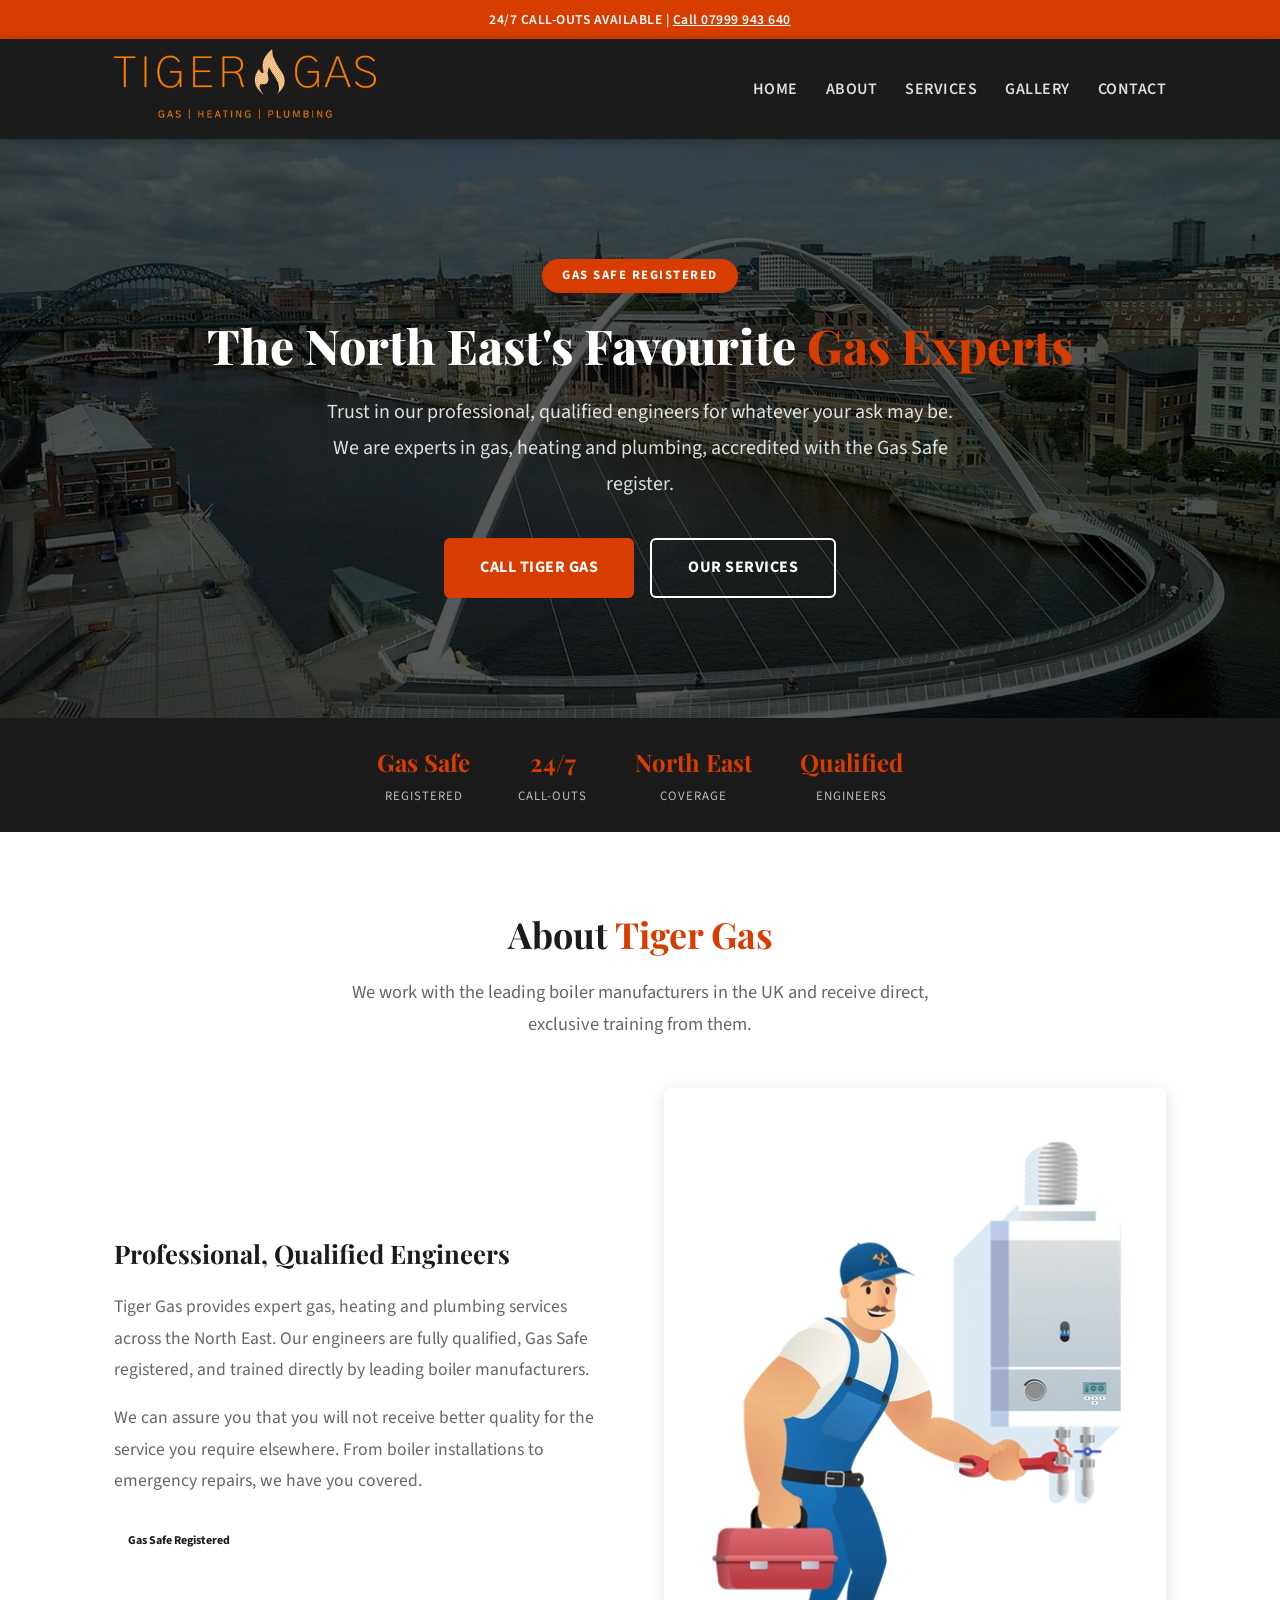
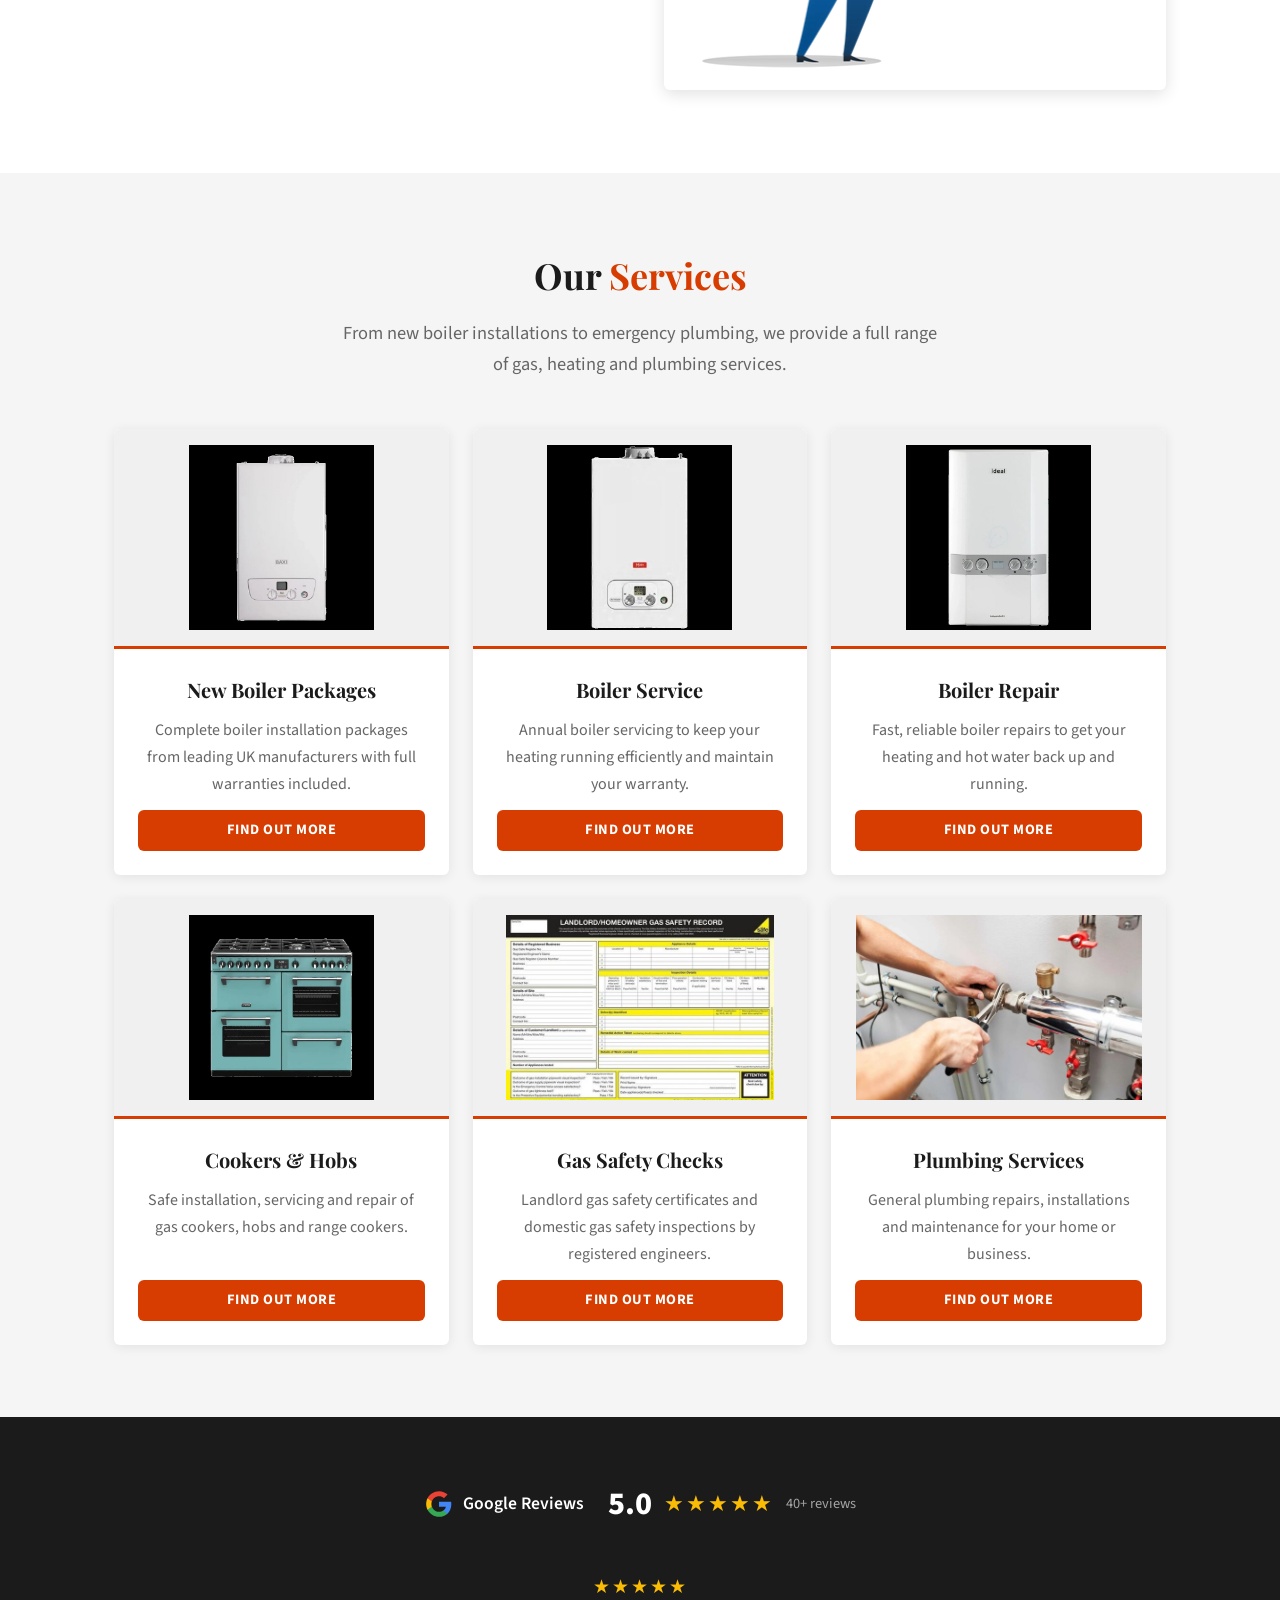
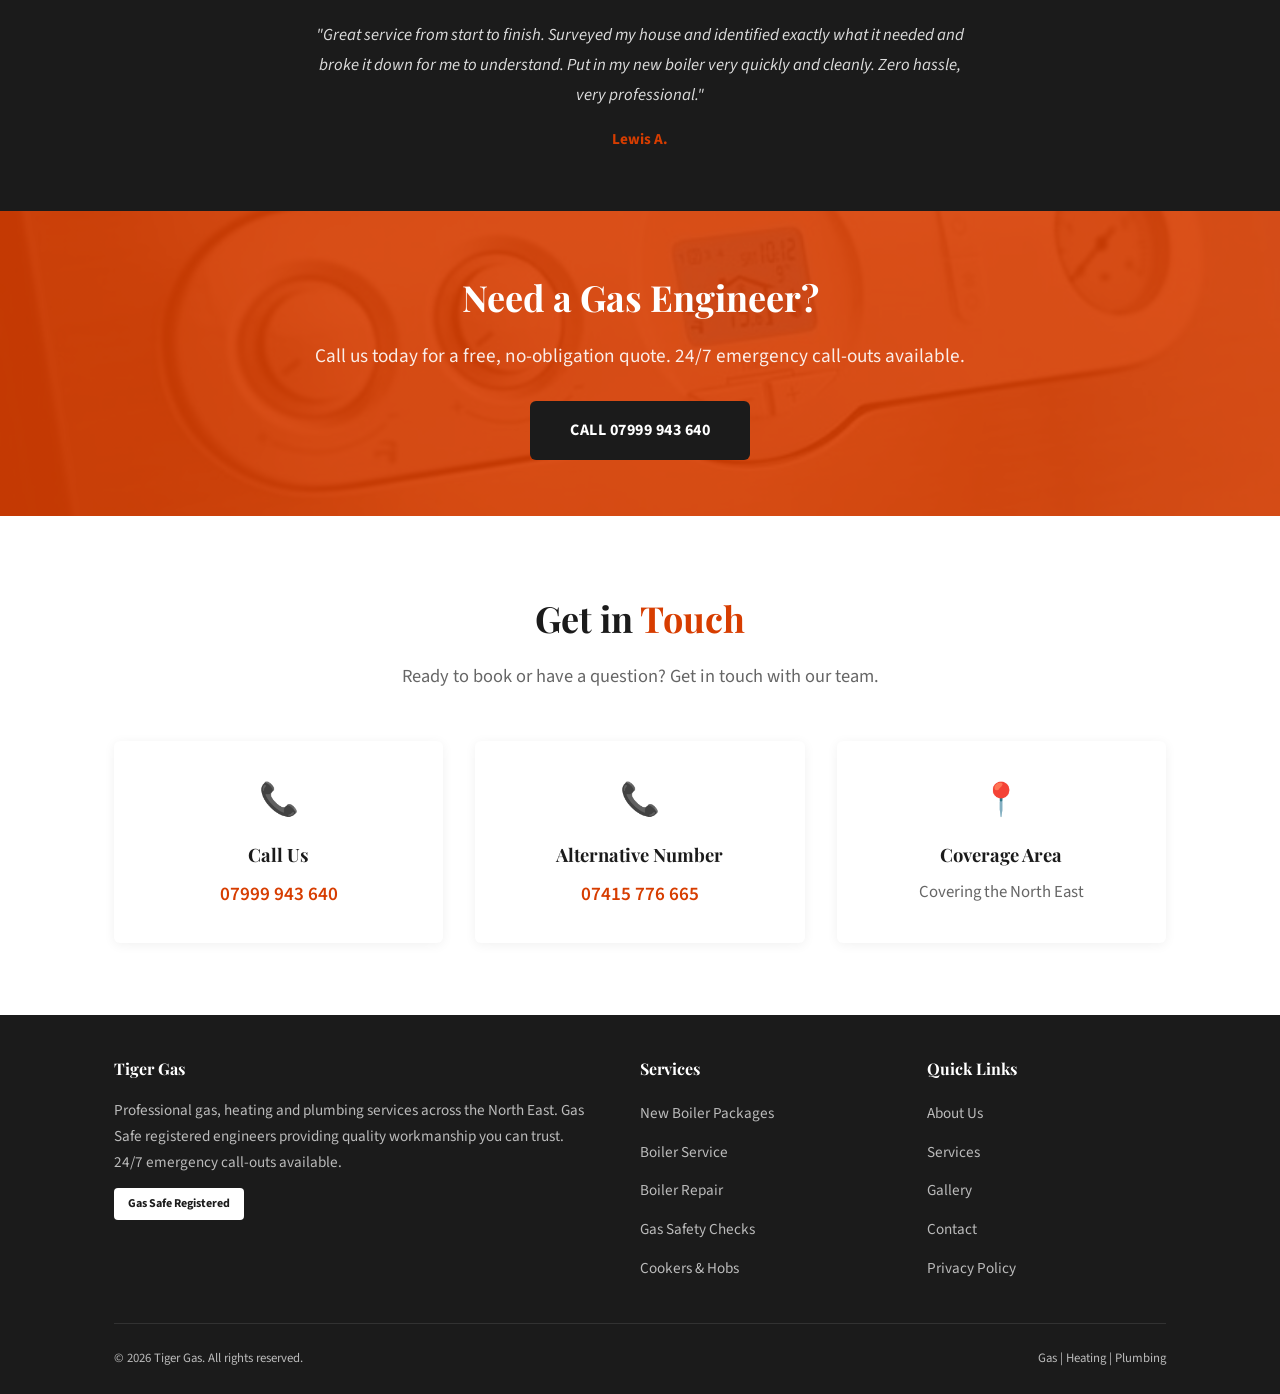
<file: index.html>
<!DOCTYPE html>
<html lang="en">
<head>
  <meta charset="UTF-8">
  <link rel="icon" type="image/png" href="images/favicon.png">
  <meta name="viewport" content="width=device-width, initial-scale=1.0">
  <title>Tiger Gas | Gas, Heating &amp; Plumbing | North East</title>
  <meta name="description" content="Tiger Gas - Professional gas, heating and plumbing services across the North East. Gas Safe registered engineers. 24/7 call-outs available.">
  <link rel="preconnect" href="https://fonts.googleapis.com">
  <link rel="preconnect" href="https://fonts.gstatic.com" crossorigin>
  <link rel="preload" as="image" href="images/skyline.jpg">
  <link rel="stylesheet" href="style.css">
  <link href="https://fonts.googleapis.com/css2?family=Playfair+Display:wght@600;700;800&family=Source+Sans+3:wght@400;500;600;700&display=swap" rel="stylesheet" media="print" onload="this.media='all'">
  <noscript><link href="https://fonts.googleapis.com/css2?family=Playfair+Display:wght@600;700;800&family=Source+Sans+3:wght@400;500;600;700&display=swap" rel="stylesheet"></noscript>
</head>
<body>

<!-- TOP BAR -->
<div class="topbar">
  24/7 CALL-OUTS AVAILABLE | <a href="tel:07999943640">Call 07999 943 640</a>
</div>

<!-- NAV -->
<nav>
  <div class="container">
    <div class="logo"><a href="index.html"><img src="images/logo.png" alt="Tiger Gas"></a></div>
    <button class="hamburger" onclick="document.querySelector('nav ul').classList.toggle('open')" aria-label="Menu">
      <span></span><span></span><span></span>
    </button>
    <ul>
      <li><a href="index.html">Home</a></li>
      <li><a href="about.html">About</a></li>
      <li class="has-dropdown"><a href="services.html">Services</a>
            <div class="dropdown">
              <a href="new-boiler-packages.html">New Boiler Packages</a>
              <a href="boiler-service.html">Boiler Service</a>
              <a href="boiler-repair.html">Boiler Repair</a>
              <a href="gas-safety-checks.html">Gas Safety Checks</a>
              <a href="cookers-and-hobs.html">Cookers &amp; Hobs</a>
              <a href="air-source-heat-pumps.html">Air Source Heat Pumps</a>
            </div>
          </li>
      <li><a href="gallery.html">Gallery</a></li>
      <li><a href="contact.html">Contact</a></li>
    </ul>
  </div>
</nav>

<main>

<!-- HERO -->
<section class="hero">
  <div class="container">
    <div class="badge">Gas Safe Registered</div>
    <h1>The North East's Favourite <span>Gas Experts</span></h1>
    <p>Trust in our professional, qualified engineers for whatever your ask may be. We are experts in gas, heating and plumbing, accredited with the Gas Safe register.</p>
    <div class="btns">
      <a href="tel:07999943640" class="btn-primary">Call Tiger Gas</a>
      <a href="services.html" class="btn-outline">Our Services</a>
    </div>
  </div>
</section>

<!-- TRUST BAR -->
<div class="trust-bar">
  <div class="container">
    <div class="trust-items">
      <div class="trust-item">
        <div class="num">Gas Safe</div>
        <div class="txt">Registered</div>
      </div>
      <div class="trust-item">
        <div class="num">24/7</div>
        <div class="txt">Call-Outs</div>
      </div>
      <div class="trust-item">
        <div class="num">North East</div>
        <div class="txt">Coverage</div>
      </div>
      <div class="trust-item">
        <div class="num">Qualified</div>
        <div class="txt">Engineers</div>
      </div>
    </div>
  </div>
</div>

<!-- ABOUT -->
<section id="about">
  <div class="container">
    <h2 class="section-title">About <span>Tiger Gas</span></h2>
    <p class="section-subtitle">We work with the leading boiler manufacturers in the UK and receive direct, exclusive training from them.</p>
    <div class="about-grid">
      <div>
        <h3>Professional, Qualified Engineers</h3>
        <p>Tiger Gas provides expert gas, heating and plumbing services across the North East. Our engineers are fully qualified, Gas Safe registered, and trained directly by leading boiler manufacturers.</p>
        <p>We can assure you that you will not receive better quality for the service you require elsewhere. From boiler installations to emergency repairs, we have you covered.</p>
        <div class="gas-safe">Gas Safe Registered</div>
      </div>
      <div>
        <img loading="lazy" src="images/boiler-service-engineer.png" alt="Tiger Gas engineer at work" style="width:100%; border-radius: var(--radius); box-shadow: 0 4px 16px rgba(0,0,0,.12);">
      </div>
    </div>
  </div>
</section>

<!-- SERVICES -->
<section id="services" class="alt">
  <div class="container">
    <h2 class="section-title">Our <span>Services</span></h2>
    <p class="section-subtitle">From new boiler installations to emergency plumbing, we provide a full range of gas, heating and plumbing services.</p>
    <div class="services-grid">
      <div class="service-card">
        <img loading="lazy" src="images/service-boiler-new.jpg" alt="New boiler installation">
        <div class="card-body">
          <h3>New Boiler Packages</h3>
          <p>Complete boiler installation packages from leading UK manufacturers with full warranties included.</p>
          <a href="new-boiler-packages.html" class="find-out">Find Out More</a>
        </div>
      </div>
      <div class="service-card">
        <img loading="lazy" src="images/service-boiler-service.jpg" alt="Boiler servicing">
        <div class="card-body">
          <h3>Boiler Service</h3>
          <p>Annual boiler servicing to keep your heating running efficiently and maintain your warranty.</p>
          <a href="boiler-service.html" class="find-out">Find Out More</a>
        </div>
      </div>
      <div class="service-card">
        <img loading="lazy" src="images/service-boiler-repair.jpg" alt="Boiler repair">
        <div class="card-body">
          <h3>Boiler Repair</h3>
          <p>Fast, reliable boiler repairs to get your heating and hot water back up and running.</p>
          <a href="boiler-repair.html" class="find-out">Find Out More</a>
        </div>
      </div>
      <div class="service-card">
        <img loading="lazy" src="images/service-cookers.jpg" alt="Gas cookers and hobs">
        <div class="card-body">
          <h3>Cookers &amp; Hobs</h3>
          <p>Safe installation, servicing and repair of gas cookers, hobs and range cookers.</p>
          <a href="cookers-and-hobs.html" class="find-out">Find Out More</a>
        </div>
      </div>
      <div class="service-card">
        <img loading="lazy" src="images/service-gas-safety.jpg" alt="Gas safety certificate">
        <div class="card-body">
          <h3>Gas Safety Checks</h3>
          <p>Landlord gas safety certificates and domestic gas safety inspections by registered engineers.</p>
          <a href="gas-safety-checks.html" class="find-out">Find Out More</a>
        </div>
      </div>
      <div class="service-card">
        <img loading="lazy" src="images/service-plumbing.jpg" alt="Plumbing services">
        <div class="card-body">
          <h3>Plumbing Services</h3>
          <p>General plumbing repairs, installations and maintenance for your home or business.</p>
          <a href="contact.html" class="find-out">Find Out More</a>
        </div>
      </div>
    </div>
  </div>
</section>

<!-- GOOGLE REVIEWS -->
<section class="reviews-section">
  <div class="container">
    <div class="google-badge">
      <div class="google-logo">
        <svg viewBox="0 0 24 24" width="28" height="28"><path fill="#4285F4" d="M22.56 12.25c0-.78-.07-1.53-.2-2.25H12v4.26h5.92a5.06 5.06 0 0 1-2.2 3.32v2.77h3.57c2.08-1.92 3.27-4.74 3.27-8.1z"/><path fill="#34A853" d="M12 23c2.97 0 5.46-.98 7.28-2.66l-3.57-2.77c-.98.66-2.23 1.06-3.71 1.06-2.86 0-5.29-1.93-6.16-4.53H2.18v2.84C3.99 20.53 7.7 23 12 23z"/><path fill="#FBBC05" d="M5.84 14.09c-.22-.66-.35-1.36-.35-2.09s.13-1.43.35-2.09V7.07H2.18C1.43 8.55 1 10.22 1 12s.43 3.45 1.18 4.93l2.85-2.22.81-.62z"/><path fill="#EA4335" d="M12 5.38c1.62 0 3.06.56 4.21 1.64l3.15-3.15C17.45 2.09 14.97 1 12 1 7.7 1 3.99 3.47 2.18 7.07l3.66 2.84c.87-2.6 3.3-4.53 6.16-4.53z"/></svg>
        <span>Google Reviews</span>
      </div>
      <div class="google-rating">
        <span class="rating-number">5.0</span>
        <div class="stars">&#9733;&#9733;&#9733;&#9733;&#9733;</div>
        <span class="review-count">40+ reviews</span>
      </div>
    </div>

    <div class="testimonial-slider" id="testimonialSlider">
      <div class="testimonial-track">
        <div class="testimonial">
          <div class="stars">&#9733;&#9733;&#9733;&#9733;&#9733;</div>
          <p>"Great service from start to finish. Surveyed my house and identified exactly what it needed and broke it down for me to understand. Put in my new boiler very quickly and cleanly. Zero hassle, very professional."</p>
          <div class="author">Lewis A.</div>
        </div>
        <div class="testimonial">
          <div class="stars">&#9733;&#9733;&#9733;&#9733;&#9733;</div>
          <p>"Tiger Gas are a great service! Very prompt with the jobs, professional and approachable. Everything is explained what's been done and why. Thanks!"</p>
          <div class="author">Emily J.</div>
        </div>
        <div class="testimonial">
          <div class="stars">&#9733;&#9733;&#9733;&#9733;&#9733;</div>
          <p>"Class A result. I finally have hot running water and a very small, neat boiler. Only saw him twice for quick questions and forgot he was here!"</p>
          <div class="author">Nikki C.</div>
        </div>
        <div class="testimonial">
          <div class="stars">&#9733;&#9733;&#9733;&#9733;&#9733;</div>
          <p>"Jabs repaired my hot water and central heating when I called just after 9pm on a Sunday for an emergency callout. He said he'd come and he did exactly at the time agreed upon. Top lad!"</p>
          <div class="author">A C</div>
        </div>
        <div class="testimonial">
          <div class="stars">&#9733;&#9733;&#9733;&#9733;&#9733;</div>
          <p>"Very friendly and reliable. Kept us up to date with what they were doing, extremely efficient and tidied up after themselves. Good job!"</p>
          <div class="author">Fatima B.</div>
        </div>
        <div class="testimonial">
          <div class="stars">&#9733;&#9733;&#9733;&#9733;&#9733;</div>
          <p>"Highly recommend. Jabs did a great job installing a new boiler. Fast, efficient, helpful, clean worker with excellent communications at a good price."</p>
          <div class="author">Lynn</div>
        </div>
        <div class="testimonial">
          <div class="stars">&#9733;&#9733;&#9733;&#9733;&#9733;</div>
          <p>"Installed a new boiler. Very clean and professional, tidied up after himself. Knew exactly what he was doing and showed me how to use the boiler properly. Definitely my go to man now."</p>
          <div class="author">S B</div>
        </div>
        <div class="testimonial">
          <div class="stars">&#9733;&#9733;&#9733;&#9733;&#9733;</div>
          <p>"Very friendly and knowledgeable young man. Responded to my job almost instantly and was out to my house within the hour. Had my boiler up and running the same afternoon. Would highly recommend."</p>
          <div class="author">Billy A.</div>
        </div>
      </div>
      <div class="slider-dots" id="sliderDots"></div>
    </div>
  </div>
</section>

<!-- CTA BANNER -->
<div class="cta-banner">
  <div class="container">
    <h2>Need a Gas Engineer?</h2>
    <p>Call us today for a free, no-obligation quote. 24/7 emergency call-outs available.</p>
    <a href="tel:07999943640" class="btn-dark">Call 07999 943 640</a>
  </div>
</div>

<!-- CONTACT -->
<section id="contact">
  <div class="container">
    <h2 class="section-title">Get in <span>Touch</span></h2>
    <p class="section-subtitle">Ready to book or have a question? Get in touch with our team.</p>
    <div class="contact-grid">
      <div class="contact-card">
        <div class="icon">&#128222;</div>
        <h3>Call Us</h3>
        <p><a href="tel:07999943640">07999 943 640</a></p>
      </div>
      <div class="contact-card">
        <div class="icon">&#128222;</div>
        <h3>Alternative Number</h3>
        <p><a href="tel:+447415776665">07415 776 665</a></p>
      </div>
      <div class="contact-card">
        <div class="icon">&#128205;</div>
        <h3>Coverage Area</h3>
        <p>Covering the North East</p>
      </div>
    </div>
  </div>
</section>

</main>

<!-- FOOTER -->
<footer>
  <div class="container">
    <div class="footer-grid">
      <div>
        <h4>Tiger Gas</h4>
        <p>Professional gas, heating and plumbing services across the North East. Gas Safe registered engineers providing quality workmanship you can trust. 24/7 emergency call-outs available.</p>
        <div class="gas-safe">Gas Safe Registered</div>
      </div>
      <div>
        <h4>Services</h4>
        <ul>
          <li><a href="new-boiler-packages.html">New Boiler Packages</a></li>
          <li><a href="boiler-service.html">Boiler Service</a></li>
          <li><a href="boiler-repair.html">Boiler Repair</a></li>
          <li><a href="gas-safety-checks.html">Gas Safety Checks</a></li>
          <li><a href="cookers-and-hobs.html">Cookers &amp; Hobs</a></li>
        </ul>
      </div>
      <div>
        <h4>Quick Links</h4>
        <ul>
          <li><a href="about.html">About Us</a></li>
          <li><a href="services.html">Services</a></li>
                    <li><a href="gallery.html">Gallery</a></li>
      <li><a href="contact.html">Contact</a></li>
          <li><a href="privacy.html">Privacy Policy</a></li>
        </ul>
      </div>
    </div>
    <div class="footer-bottom">
      <span>&copy; 2026 Tiger Gas. All rights reserved.</span>
      <span>Gas | Heating | Plumbing</span>
    </div>
  </div>
</footer>

<script>
(function(){
  var slides = document.querySelectorAll('.testimonial');
  var dotsWrap = document.getElementById('sliderDots');
  var current = 0;
  var total = slides.length;
  slides[0].classList.add('active');
  for(var i=0;i<total;i++){
    var d = document.createElement('span');
    d.className = 'dot' + (i===0?' active':'');
    d.dataset.i = i;
    d.onclick = function(){ goTo(+this.dataset.i); };
    dotsWrap.appendChild(d);
  }
  function goTo(n){
    slides[current].classList.remove('active');
    current = n;
    slides[current].classList.add('active');
    var dots = dotsWrap.querySelectorAll('.dot');
    for(var j=0;j<dots.length;j++) dots[j].className = 'dot'+(j===current?' active':'');
  }
  setInterval(function(){ goTo((current+1)%total); }, 6000);
})();
</script>
<script>
window.addEventListener("scroll",function(){document.querySelector("nav").classList.toggle("scrolled",window.scrollY>30)});
document.querySelectorAll("nav .has-dropdown > a").forEach(function(a){a.addEventListener("click",function(e){if(window.innerWidth<=768){e.preventDefault();this.parentElement.classList.toggle("open")}})});
</script>
</body>
</html>
</file>
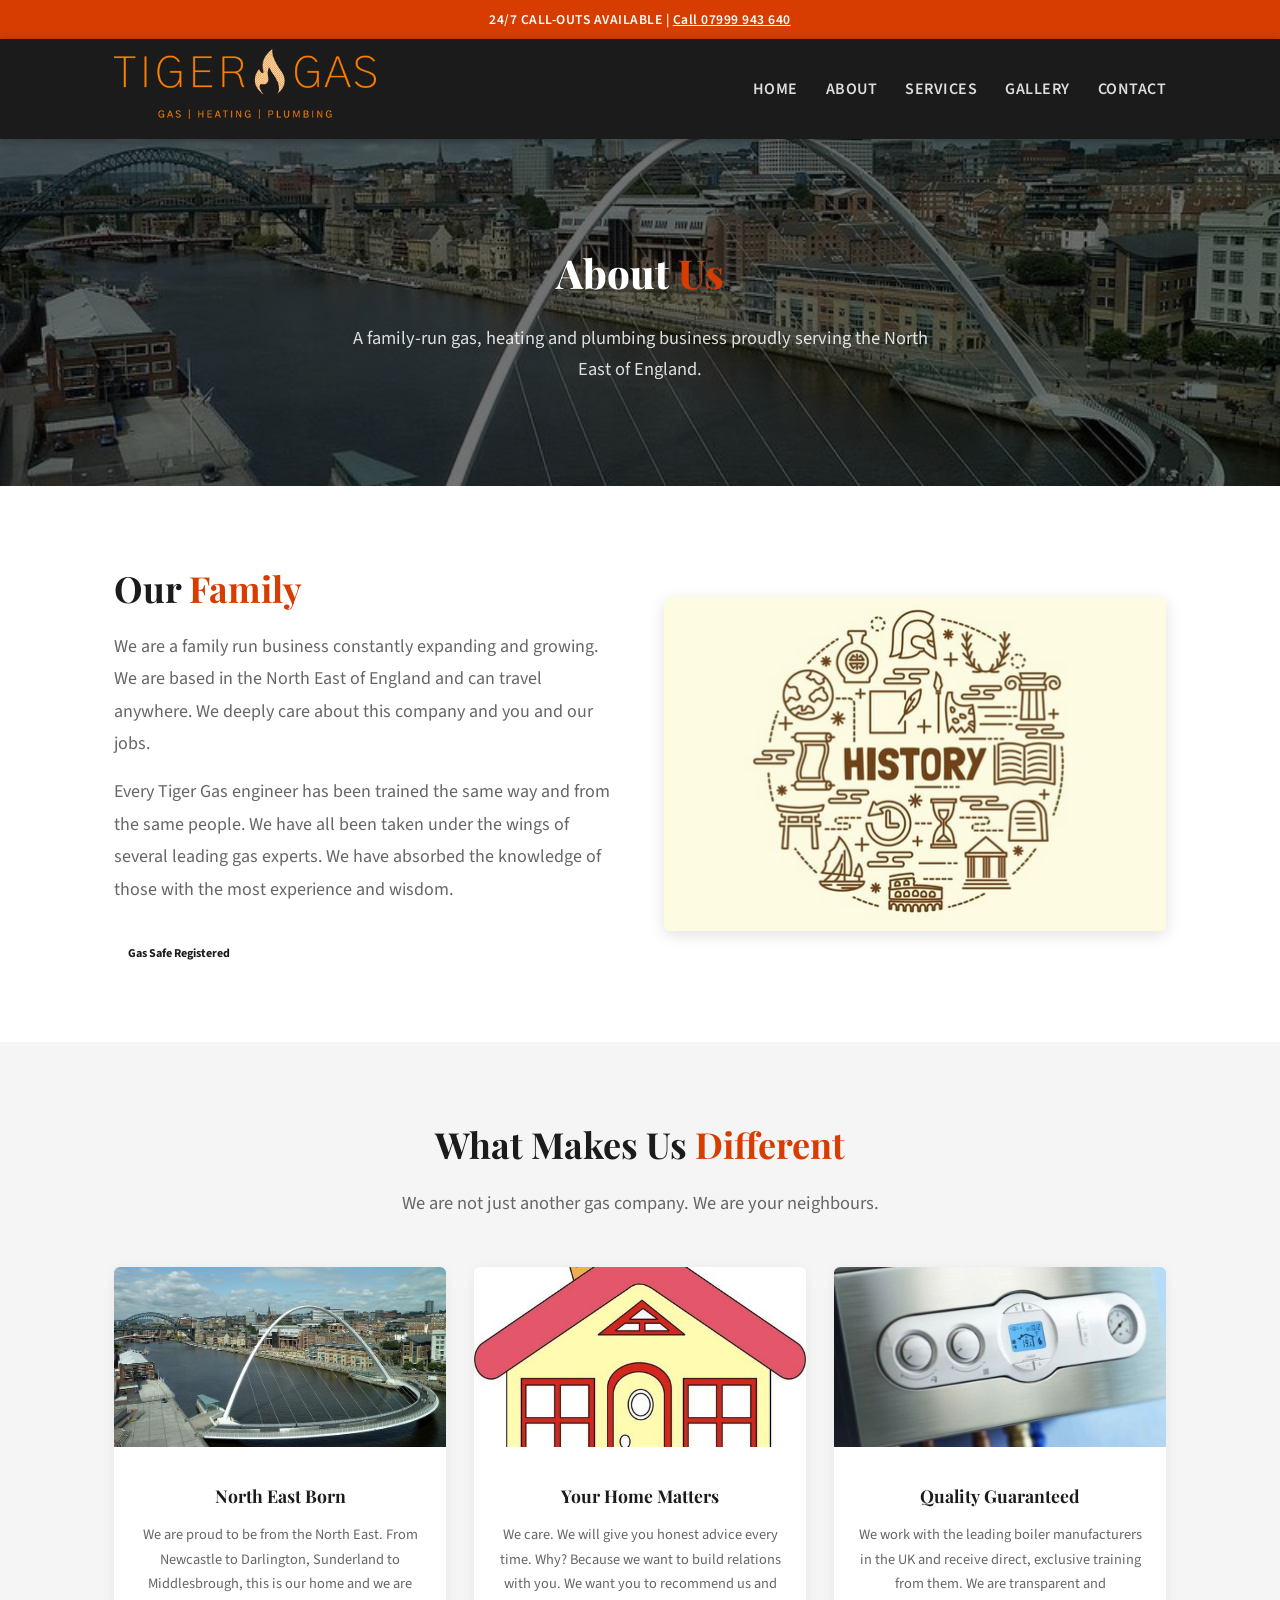
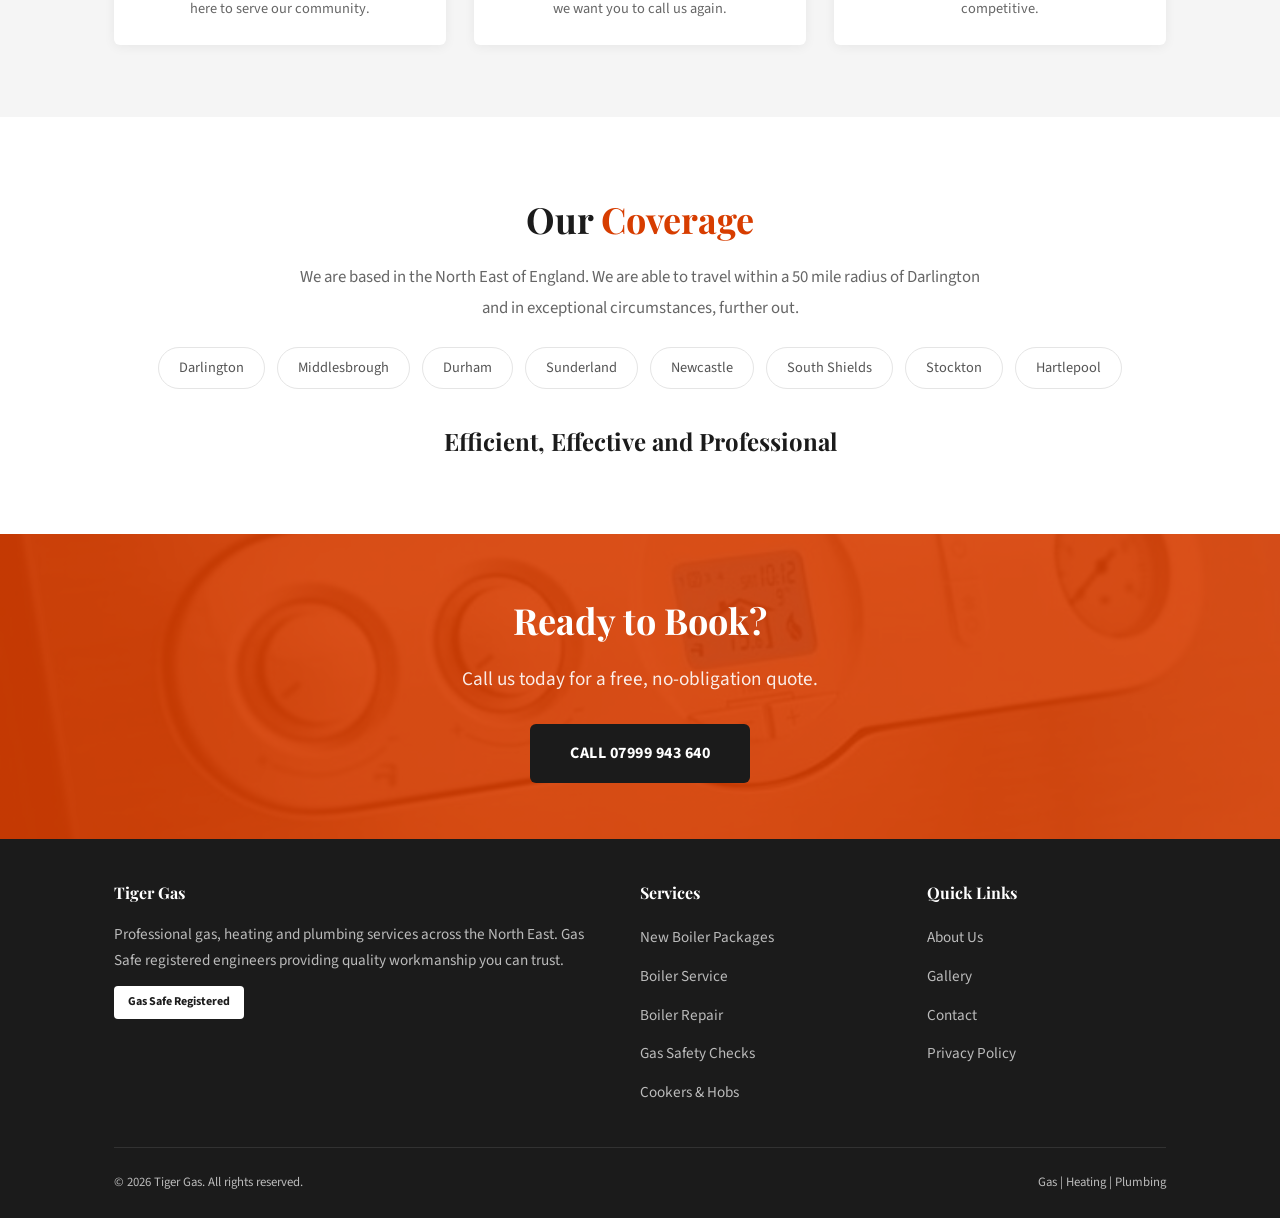
<file: about.html>
<!DOCTYPE html>
<html lang="en">
<head>
  <meta charset="UTF-8">
  <link rel="icon" type="image/png" href="images/favicon.png">
  <meta name="viewport" content="width=device-width, initial-scale=1.0">
  <title>About Us | Tiger Gas</title>
  <meta name="description" content="Tiger Gas - A family-run gas, heating and plumbing business based in the North East of England.">
  <link rel="preconnect" href="https://fonts.googleapis.com">
  <link rel="preconnect" href="https://fonts.gstatic.com" crossorigin>
  <link href="https://fonts.googleapis.com/css2?family=Playfair+Display:wght@600;700;800&family=Source+Sans+3:wght@400;500;600;700&display=swap" rel="stylesheet" media="print" onload="this.media='all'">
  <noscript><link href="https://fonts.googleapis.com/css2?family=Playfair+Display:wght@600;700;800&family=Source+Sans+3:wght@400;500;600;700&display=swap" rel="stylesheet"></noscript>
  <link rel="stylesheet" href="style.css">
  <style>
    /* ABOUT HERO WITH SKYLINE */
    .about-hero {
      background: url('images/about-skyline.jpg') center/cover no-repeat;
      position: relative;
      padding: 100px 0;
      text-align: center;
      color: #fff;
    }
    .about-hero::before {
      content: '';
      position: absolute;
      inset: 0;
      background: rgba(0,0,0,.55);
    }
    .about-hero .container { position: relative; z-index: 1; }
    .about-hero h1 {
      font-family: 'Playfair Display', serif;
      font-size: 2.5rem;
      font-weight: 800;
      margin-bottom: 16px;
    }
    .about-hero h1 span { color: var(--orange); }
    .about-hero p {
      font-size: 1.15rem;
      color: rgba(255,255,255,.85);
      max-width: 600px;
      margin: 0 auto;
      line-height: 1.7;
    }

    /* ABOUT INTRO - side by side */
    .about-intro {
      display: grid;
      grid-template-columns: 1fr 1fr;
      gap: 48px;
      align-items: center;
    }
    .about-intro img {
      width: 100%;
      border-radius: 6px;
      box-shadow: 0 4px 16px rgba(0,0,0,.12);
    }
    .about-intro p {
      color: #666;
      line-height: 1.8;
      margin-bottom: 16px;
    }

    /* ABOUT VALUES CARDS */
    .values-grid {
      display: grid;
      grid-template-columns: repeat(3, 1fr);
      gap: 28px;
    }
    .value-card {
      background: #fff;
      border-radius: 6px;
      box-shadow: 0 2px 12px rgba(0,0,0,.06);
      overflow: hidden;
      text-align: center;
    }
    .value-card img {
      width: 100%;
      height: 180px;
      object-fit: cover;
    }
    .value-card .content {
      padding: 24px;
    }
    .value-card h3 {
      font-family: 'Playfair Display', serif;
      font-size: 1.1rem;
      color: var(--dark);
      margin-bottom: 12px;
    }
    .value-card p {
      color: #666;
      font-size: .9rem;
      line-height: 1.7;
    }

    /* COVERAGE MAP AREA */
    .coverage-section {
      text-align: center;
    }
    .coverage-section .tagline {
      font-size: 1.5rem;
      font-family: 'Playfair Display', serif;
      color: var(--dark);
      font-weight: 700;
      margin-top: 32px;
    }
    .area-list {
      display: flex;
      flex-wrap: wrap;
      justify-content: center;
      gap: 12px;
      margin-top: 24px;
    }
    .area-list span {
      background: #fff;
      border: 1px solid #e5e5e5;
      padding: 8px 20px;
      border-radius: 30px;
      font-size: .9rem;
      color: #555;
    }

    @media (max-width: 768px) {
      .about-intro { grid-template-columns: 1fr; }
      .values-grid { grid-template-columns: 1fr; }
      .about-hero h1 { font-size: 1.75rem; }
      .about-hero { padding: 60px 0; }
    }
  </style>
</head>
<body>

<!-- TOP BAR -->
<div class="topbar">
  24/7 CALL-OUTS AVAILABLE | <a href="tel:07999943640">Call 07999 943 640</a>
</div>

<!-- NAV -->
<nav>
  <div class="container">
    <div class="logo"><a href="index.html"><img src="images/logo.png" alt="Tiger Gas"></a></div>
    <button class="hamburger" onclick="document.querySelector('nav ul').classList.toggle('open')" aria-label="Menu">
      <span></span><span></span><span></span>
    </button>
    <ul>
      <li><a href="index.html">Home</a></li>
      <li><a href="about.html">About</a></li>
      <li class="has-dropdown"><a href="services.html">Services</a>
            <div class="dropdown">
              <a href="new-boiler-packages.html">New Boiler Packages</a>
              <a href="boiler-service.html">Boiler Service</a>
              <a href="boiler-repair.html">Boiler Repair</a>
              <a href="gas-safety-checks.html">Gas Safety Checks</a>
              <a href="cookers-and-hobs.html">Cookers &amp; Hobs</a>
              <a href="air-source-heat-pumps.html">Air Source Heat Pumps</a>
            </div>
          </li>
      <li><a href="gallery.html">Gallery</a></li>
      <li><a href="contact.html">Contact</a></li>
    </ul>
  </div>
</nav>

<main>

<!-- HERO WITH TYNE BRIDGES SKYLINE -->
<section class="about-hero">
  <div class="container">
    <h1>About <span>Us</span></h1>
    <p>A family-run gas, heating and plumbing business proudly serving the North East of England.</p>
  </div>
</section>

<!-- FAMILY INTRO -->
<section>
  <div class="container">
    <div class="about-intro">
      <div>
        <h2 class="section-title" style="text-align:left;">Our <span>Family</span></h2>
        <p>We are a family run business constantly expanding and growing. We are based in the North East of England and can travel anywhere. We deeply care about this company and you and our jobs.</p>
        <p>Every Tiger Gas engineer has been trained the same way and from the same people. We have all been taken under the wings of several leading gas experts. We have absorbed the knowledge of those with the most experience and wisdom.</p>
        <div class="gas-safe" style="margin-top: 16px;">Gas Safe Registered</div>
      </div>
      <img loading="lazy" src="images/about-history.png" alt="Tiger Gas history">
    </div>
  </div>
</section>

<!-- VALUES CARDS WITH IMAGES -->
<section class="alt">
  <div class="container">
    <h2 class="section-title">What Makes Us <span>Different</span></h2>
    <p class="section-subtitle">We are not just another gas company. We are your neighbours.</p>
    <div class="values-grid">
      <div class="value-card">
        <img loading="lazy" src="images/about-skyline.jpg" alt="Newcastle Tyne bridges">
        <div class="content">
          <h3>North East Born</h3>
          <p>We are proud to be from the North East. From Newcastle to Darlington, Sunderland to Middlesbrough, this is our home and we are here to serve our community.</p>
        </div>
      </div>
      <div class="value-card">
        <img loading="lazy" src="images/about-home.jpg" alt="Your home">
        <div class="content">
          <h3>Your Home Matters</h3>
          <p>We care. We will give you honest advice every time. Why? Because we want to build relations with you. We want you to recommend us and we want you to call us again.</p>
        </div>
      </div>
      <div class="value-card">
        <img loading="lazy" src="images/hero.jpg" alt="Professional boiler work">
        <div class="content">
          <h3>Quality Guaranteed</h3>
          <p>We work with the leading boiler manufacturers in the UK and receive direct, exclusive training from them. We are transparent and competitive.</p>
        </div>
      </div>
    </div>
  </div>
</section>

<!-- COVERAGE AREA -->
<section>
  <div class="container coverage-section">
    <h2 class="section-title">Our <span>Coverage</span></h2>
    <p style="color: #666; font-size: 1.05rem; line-height: 1.8; max-width: 700px; margin: 0 auto 24px;">We are based in the North East of England. We are able to travel within a 50 mile radius of Darlington and in exceptional circumstances, further out.</p>
    <div class="area-list">
      <span>Darlington</span>
      <span>Middlesbrough</span>
      <span>Durham</span>
      <span>Sunderland</span>
      <span>Newcastle</span>
      <span>South Shields</span>
      <span>Stockton</span>
      <span>Hartlepool</span>
    </div>
    <p class="tagline">Efficient, Effective and Professional</p>
  </div>
</section>

<!-- CTA -->
<div class="cta-banner">
  <div class="container">
    <h2>Ready to Book?</h2>
    <p>Call us today for a free, no-obligation quote.</p>
    <a href="tel:07999943640" class="btn-dark">Call 07999 943 640</a>
  </div>
</div>

</main>

<!-- FOOTER -->
<footer>
  <div class="container">
    <div class="footer-grid">
      <div>
        <h4>Tiger Gas</h4>
        <p>Professional gas, heating and plumbing services across the North East. Gas Safe registered engineers providing quality workmanship you can trust.</p>
        <div class="gas-safe">Gas Safe Registered</div>
      </div>
      <div>
        <h4>Services</h4>
        <ul>
          <li><a href="new-boiler-packages.html">New Boiler Packages</a></li>
          <li><a href="boiler-service.html">Boiler Service</a></li>
          <li><a href="boiler-repair.html">Boiler Repair</a></li>
          <li><a href="gas-safety-checks.html">Gas Safety Checks</a></li>
          <li><a href="cookers-and-hobs.html">Cookers &amp; Hobs</a></li>
        </ul>
      </div>
      <div>
        <h4>Quick Links</h4>
        <ul>
          <li><a href="about.html">About Us</a></li>
                    <li><a href="gallery.html">Gallery</a></li>
      <li><a href="contact.html">Contact</a></li>
          <li><a href="privacy.html">Privacy Policy</a></li>
        </ul>
      </div>
    </div>
    <div class="footer-bottom">
      <span>&copy; 2026 Tiger Gas. All rights reserved.</span>
      <span>Gas | Heating | Plumbing</span>
    </div>
  </div>
</footer>

<script>
window.addEventListener("scroll",function(){document.querySelector("nav").classList.toggle("scrolled",window.scrollY>30)});
document.querySelectorAll("nav .has-dropdown > a").forEach(function(a){a.addEventListener("click",function(e){if(window.innerWidth<=768){e.preventDefault();this.parentElement.classList.toggle("open")}})});
</script>
</body>
</html>
</file>
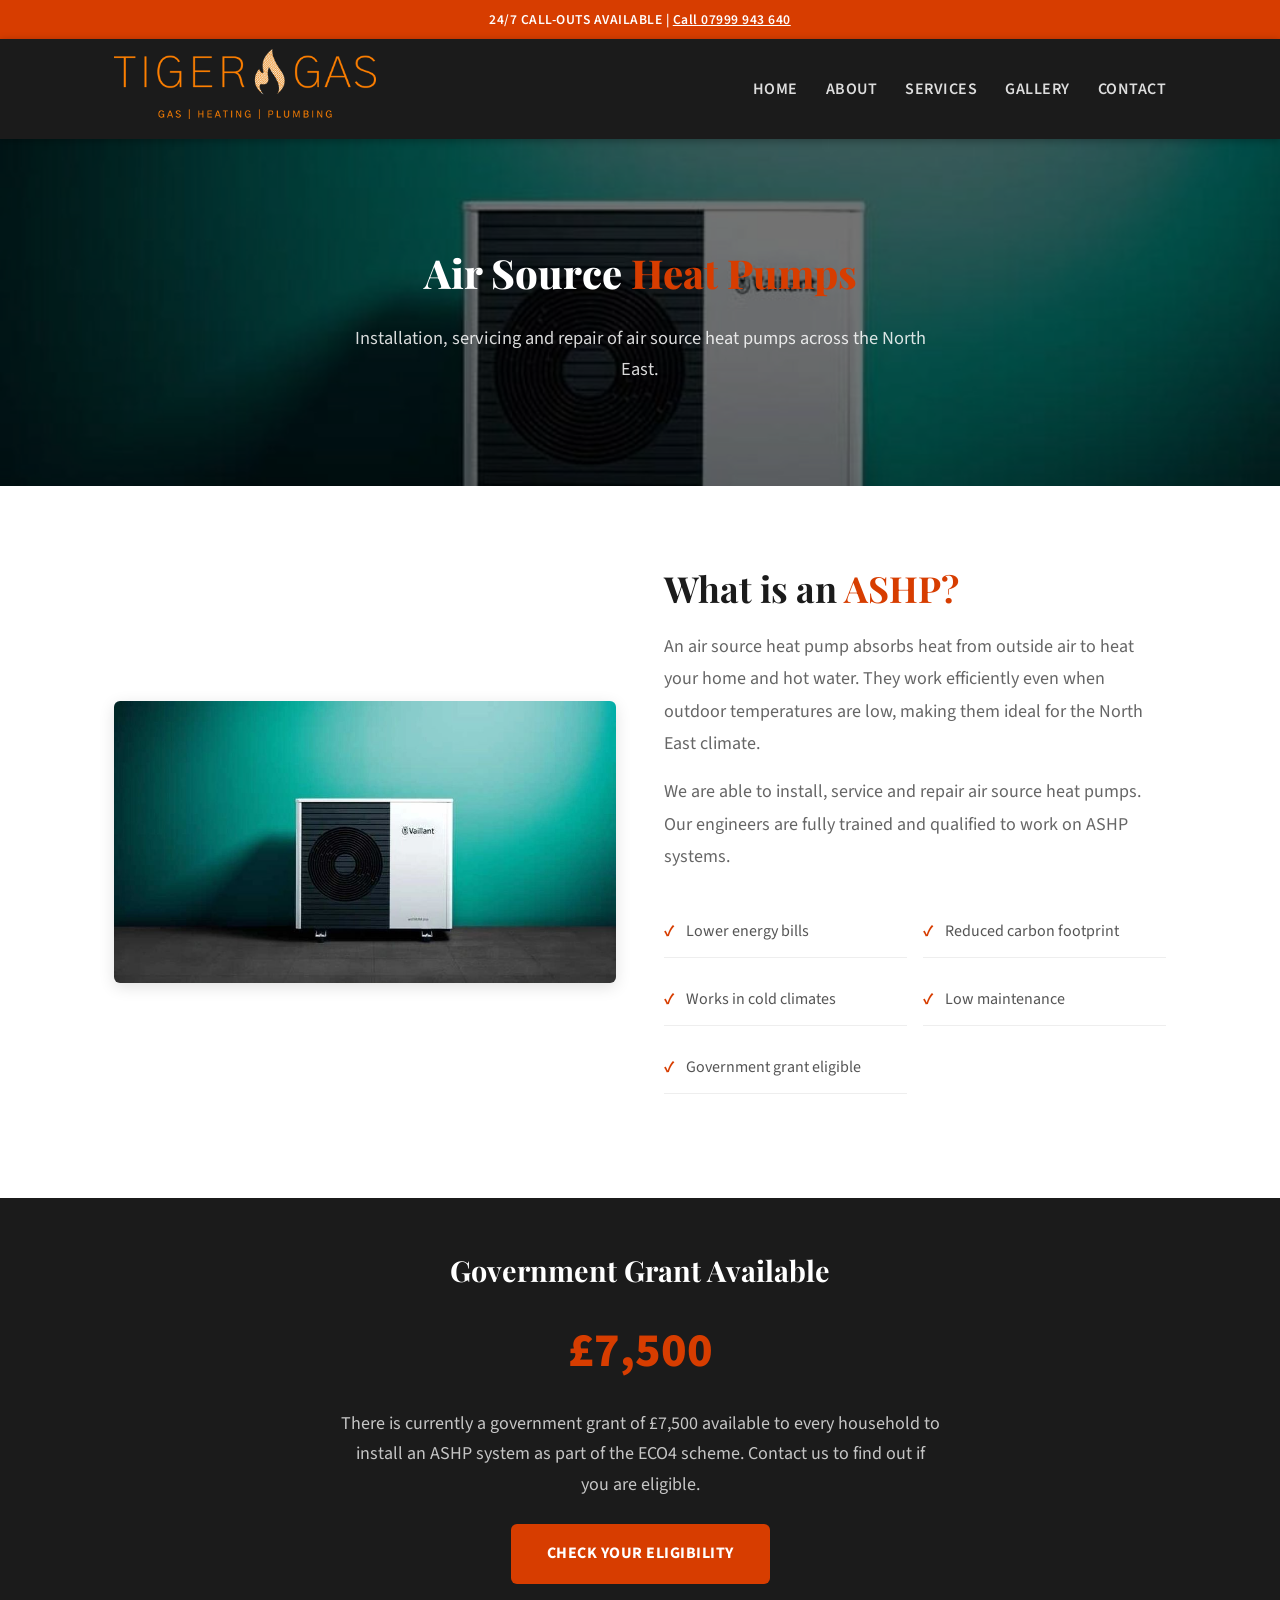
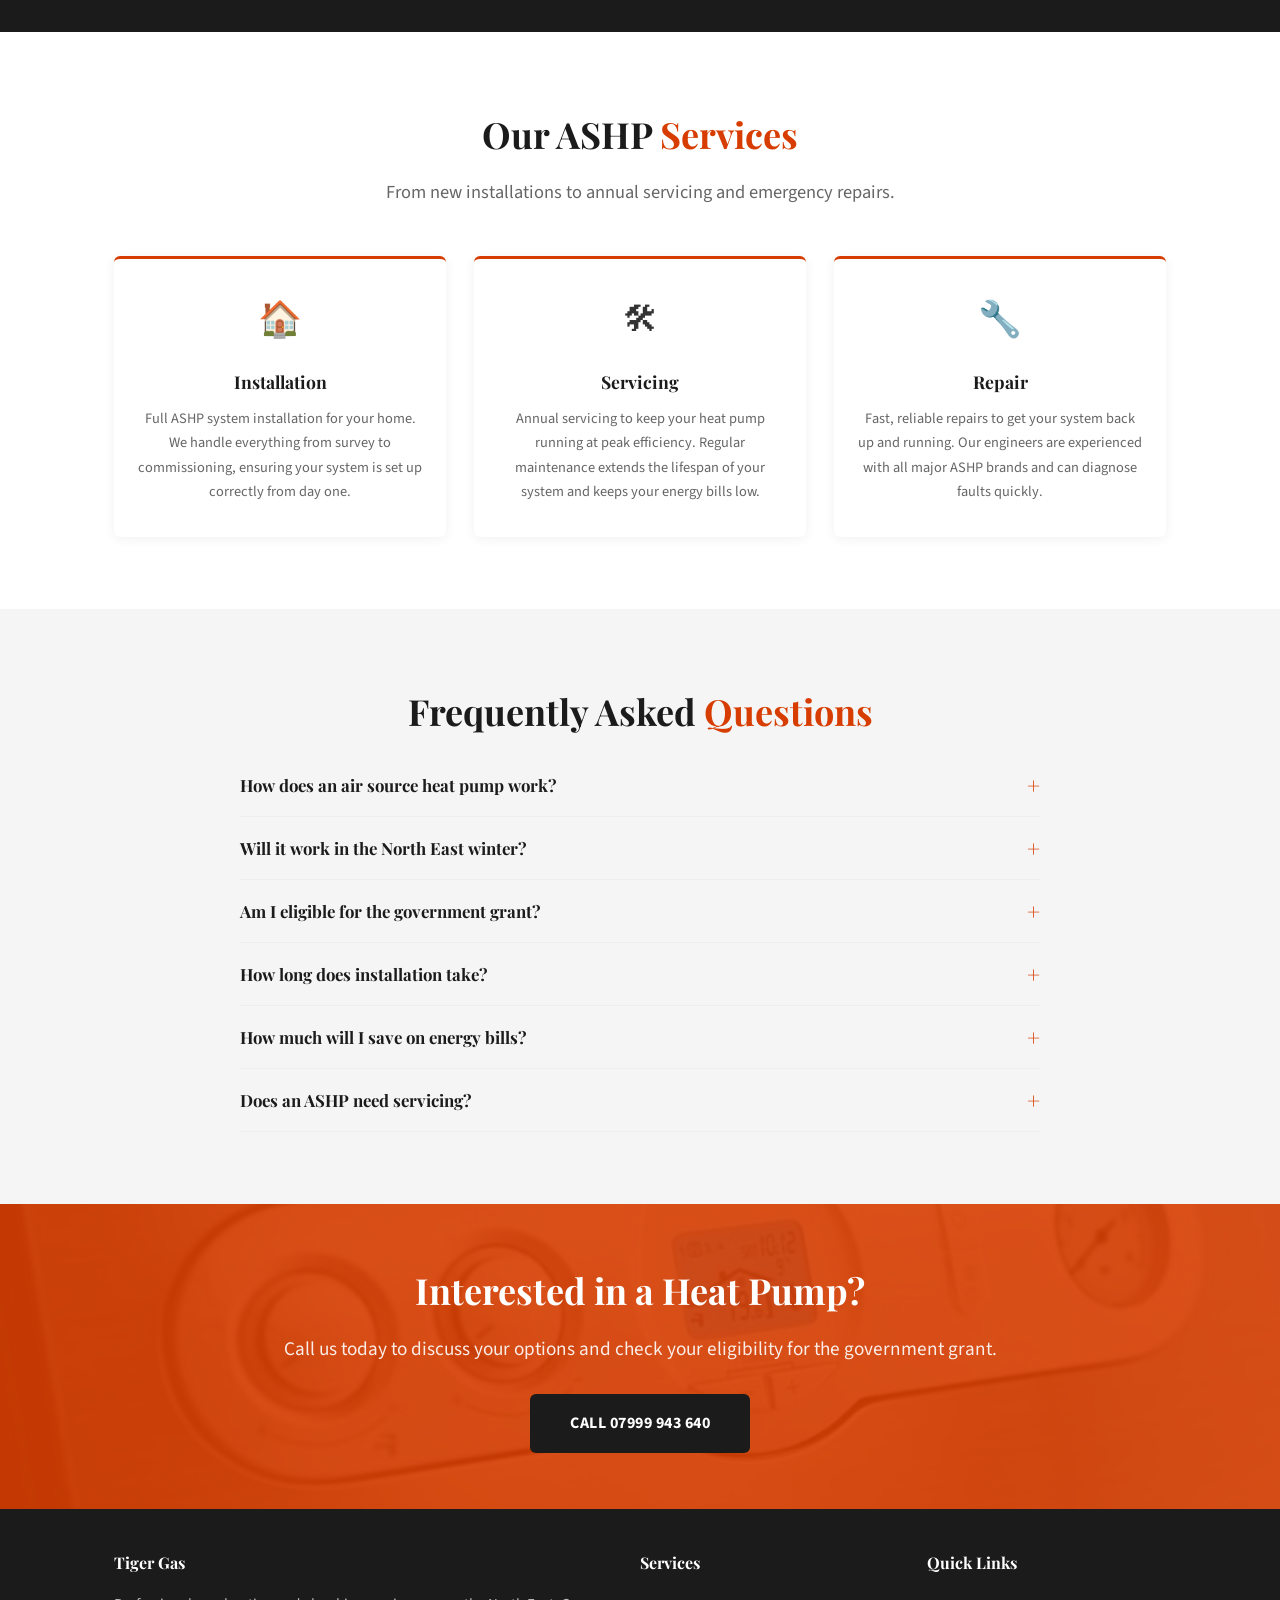
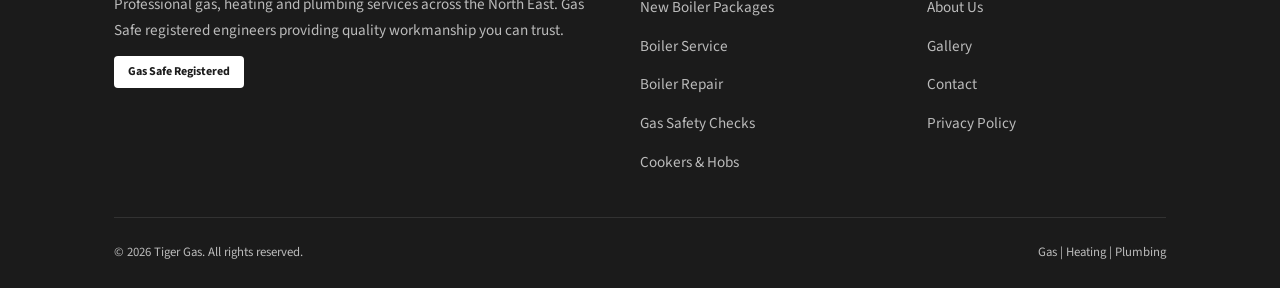
<file: air-source-heat-pumps.html>
<!DOCTYPE html>
<html lang="en">
<head>
  <meta charset="UTF-8">
  <link rel="icon" type="image/png" href="images/favicon.png">
  <meta name="viewport" content="width=device-width, initial-scale=1.0">
  <title>Air Source Heat Pumps | Tiger Gas</title>
  <meta name="description" content="Air source heat pump installation, servicing and repair from Tiger Gas. Government grants available. Covering the North East.">
  <link rel="preconnect" href="https://fonts.googleapis.com">
  <link rel="preconnect" href="https://fonts.gstatic.com" crossorigin>
  <link href="https://fonts.googleapis.com/css2?family=Playfair+Display:wght@600;700;800&family=Source+Sans+3:wght@400;500;600;700&display=swap" rel="stylesheet" media="print" onload="this.media='all'">
  <noscript><link href="https://fonts.googleapis.com/css2?family=Playfair+Display:wght@600;700;800&family=Source+Sans+3:wght@400;500;600;700&display=swap" rel="stylesheet"></noscript>
  <link rel="stylesheet" href="style.css">
  <style>
    .ashp-hero {
      background: url('images/ashp-hero.jpg') center/cover no-repeat;
      position: relative;
      padding: 100px 0;
      text-align: center;
      color: #fff;
    }
    .ashp-hero::before {
      content: '';
      position: absolute;
      inset: 0;
      background: rgba(0,0,0,.55);
    }
    .ashp-hero .container { position: relative; z-index: 1; }
    .ashp-hero h1 {
      font-family: 'Playfair Display', serif;
      font-size: 2.5rem;
      font-weight: 800;
      margin-bottom: 16px;
    }
    .ashp-hero h1 span { color: var(--orange); }
    .ashp-hero p {
      font-size: 1.15rem;
      color: rgba(255,255,255,.85);
      max-width: 600px;
      margin: 0 auto;
      line-height: 1.7;
    }

    .ashp-intro {
      display: grid;
      grid-template-columns: 1fr 1fr;
      gap: 48px;
      align-items: center;
    }
    .ashp-intro img {
      width: 100%;
      border-radius: 6px;
      box-shadow: 0 4px 16px rgba(0,0,0,.12);
    }
    .ashp-intro p {
      color: #666;
      line-height: 1.8;
      margin-bottom: 16px;
    }

    .grant-banner {
      background: var(--dark);
      color: #fff;
      padding: 48px 0;
      text-align: center;
    }
    .grant-banner h2 {
      font-family: 'Playfair Display', serif;
      font-size: 1.8rem;
      margin-bottom: 8px;
    }
    .grant-banner .amount {
      font-size: 3rem;
      font-weight: 800;
      color: var(--orange);
      margin: 16px 0;
    }
    .grant-banner p {
      color: rgba(255,255,255,.75);
      max-width: 600px;
      margin: 0 auto 24px;
      line-height: 1.7;
    }

    .ashp-services {
      display: grid;
      grid-template-columns: repeat(3, 1fr);
      gap: 28px;
    }
    .ashp-card {
      background: #fff;
      border-radius: 6px;
      box-shadow: 0 2px 12px rgba(0,0,0,.06);
      padding: 32px 24px;
      text-align: center;
      border-top: 3px solid var(--orange);
    }
    .ashp-card .icon {
      font-size: 2.2rem;
      margin-bottom: 16px;
    }
    .ashp-card h3 {
      font-family: 'Playfair Display', serif;
      font-size: 1.1rem;
      color: var(--dark);
      margin-bottom: 10px;
    }
    .ashp-card p {
      color: #666;
      font-size: .9rem;
      line-height: 1.7;
    }

    .benefits-list {
      list-style: none;
      padding: 0;
      max-width: 600px;
    }
    .benefits-list li {
      padding: 12px 0;
      font-size: 1rem;
      color: #555;
      border-bottom: 1px solid #eee;
    }
    .benefits-list li::before {
      content: '\2713';
      color: var(--orange);
      font-weight: 700;
      margin-right: 12px;
    }

    @media (max-width: 768px) {
      .ashp-intro { grid-template-columns: 1fr; }
      .ashp-services { grid-template-columns: 1fr; }
      .ashp-hero h1 { font-size: 1.75rem; }
      .ashp-hero { padding: 60px 0; }
      .grant-banner .amount { font-size: 2.2rem; }
    }
  </style>
</head>
<body>

<!-- TOP BAR -->
<div class="topbar">
  24/7 CALL-OUTS AVAILABLE | <a href="tel:07999943640">Call 07999 943 640</a>
</div>

<!-- NAV -->
<nav>
  <div class="container">
    <div class="logo"><a href="index.html"><img src="images/logo.png" alt="Tiger Gas"></a></div>
    <button class="hamburger" onclick="document.querySelector('nav ul').classList.toggle('open')" aria-label="Menu">
      <span></span><span></span><span></span>
    </button>
    <ul>
      <li><a href="index.html">Home</a></li>
      <li><a href="about.html">About</a></li>
      <li class="has-dropdown"><a href="services.html">Services</a>
            <div class="dropdown">
              <a href="new-boiler-packages.html">New Boiler Packages</a>
              <a href="boiler-service.html">Boiler Service</a>
              <a href="boiler-repair.html">Boiler Repair</a>
              <a href="gas-safety-checks.html">Gas Safety Checks</a>
              <a href="cookers-and-hobs.html">Cookers &amp; Hobs</a>
              <a href="air-source-heat-pumps.html">Air Source Heat Pumps</a>
            </div>
          </li>
      <li><a href="gallery.html">Gallery</a></li>
      <li><a href="contact.html">Contact</a></li>
    </ul>
  </div>
</nav>

<main>

<!-- HERO WITH ASHP IMAGE -->
<section class="ashp-hero">
  <div class="container">
    <h1>Air Source <span>Heat Pumps</span></h1>
    <p>Installation, servicing and repair of air source heat pumps across the North East.</p>
  </div>
</section>

<!-- INTRO -->
<section>
  <div class="container">
    <div class="ashp-intro">
      <img loading="lazy" src="images/ashp-hero.jpg" alt="Air source heat pump unit">
      <div>
        <h2 class="section-title" style="text-align:left;">What is an <span>ASHP?</span></h2>
        <p>An air source heat pump absorbs heat from outside air to heat your home and hot water. They work efficiently even when outdoor temperatures are low, making them ideal for the North East climate.</p>
        <p>We are able to install, service and repair air source heat pumps. Our engineers are fully trained and qualified to work on ASHP systems.</p>
        <ul class="benefits-list">
          <li>Lower energy bills</li>
          <li>Reduced carbon footprint</li>
          <li>Works in cold climates</li>
          <li>Low maintenance</li>
          <li>Government grant eligible</li>
        </ul>
      </div>
    </div>
  </div>
</section>

<!-- GOVERNMENT GRANT BANNER -->
<div class="grant-banner">
  <h2>Government Grant Available</h2>
  <div class="amount">&pound;7,500</div>
  <p>There is currently a government grant of &pound;7,500 available to every household to install an ASHP system as part of the ECO4 scheme. Contact us to find out if you are eligible.</p>
  <a href="tel:07999943640" class="btn-primary">Check Your Eligibility</a>
</div>

<!-- SERVICES -->
<section>
  <div class="container">
    <h2 class="section-title">Our ASHP <span>Services</span></h2>
    <p class="section-subtitle">From new installations to annual servicing and emergency repairs.</p>
    <div class="ashp-services">
      <div class="ashp-card">
        <div class="icon">&#127968;</div>
        <h3>Installation</h3>
        <p>Full ASHP system installation for your home. We handle everything from survey to commissioning, ensuring your system is set up correctly from day one.</p>
      </div>
      <div class="ashp-card">
        <div class="icon">&#128736;</div>
        <h3>Servicing</h3>
        <p>Annual servicing to keep your heat pump running at peak efficiency. Regular maintenance extends the lifespan of your system and keeps your energy bills low.</p>
      </div>
      <div class="ashp-card">
        <div class="icon">&#128295;</div>
        <h3>Repair</h3>
        <p>Fast, reliable repairs to get your system back up and running. Our engineers are experienced with all major ASHP brands and can diagnose faults quickly.</p>
      </div>
    </div>
  </div>
</section>

<!-- FAQ -->
<section class="alt">
  <div class="container">
    <h2 class="section-title">Frequently Asked <span>Questions</span></h2>
    <div class="faq-section">
      <div class="faq-item">
        <button class="faq-question" onclick="this.parentElement.classList.toggle('open')">How does an air source heat pump work?</button>
        <div class="faq-answer">
          <p>An ASHP absorbs heat from the outside air, even at low temperatures, and uses it to heat water for your central heating and hot water. It works like a refrigerator in reverse.</p>
        </div>
      </div>
      <div class="faq-item">
        <button class="faq-question" onclick="this.parentElement.classList.toggle('open')">Will it work in the North East winter?</button>
        <div class="faq-answer">
          <p>Yes. Modern air source heat pumps are designed to work efficiently in temperatures as low as -15 degrees. They are well suited to the North East climate.</p>
        </div>
      </div>
      <div class="faq-item">
        <button class="faq-question" onclick="this.parentElement.classList.toggle('open')">Am I eligible for the government grant?</button>
        <div class="faq-answer">
          <p>The Boiler Upgrade Scheme offers a &pound;7,500 grant towards ASHP installation for homeowners in England and Wales. Contact us to check your eligibility.</p>
        </div>
      </div>
      <div class="faq-item">
        <button class="faq-question" onclick="this.parentElement.classList.toggle('open')">How long does installation take?</button>
        <div class="faq-answer">
          <p>A typical ASHP installation takes 2 to 3 days depending on the complexity of your property and existing heating system.</p>
        </div>
      </div>
      <div class="faq-item">
        <button class="faq-question" onclick="this.parentElement.classList.toggle('open')">How much will I save on energy bills?</button>
        <div class="faq-answer">
          <p>Savings depend on your current heating system. Replacing an old gas boiler could save you hundreds of pounds per year, and replacing electric or oil heating could save even more.</p>
        </div>
      </div>
      <div class="faq-item">
        <button class="faq-question" onclick="this.parentElement.classList.toggle('open')">Does an ASHP need servicing?</button>
        <div class="faq-answer">
          <p>Yes. We recommend an annual service to keep your heat pump running efficiently. Regular maintenance extends the lifespan and keeps your energy bills low.</p>
        </div>
      </div>
    </div>
  </div>
</section>

<!-- CTA -->
<div class="cta-banner">
  <div class="container">
    <h2>Interested in a Heat Pump?</h2>
    <p>Call us today to discuss your options and check your eligibility for the government grant.</p>
    <a href="tel:07999943640" class="btn-dark">Call 07999 943 640</a>
  </div>
</div>

</main>

<!-- FOOTER -->
<footer>
  <div class="container">
    <div class="footer-grid">
      <div>
        <h4>Tiger Gas</h4>
        <p>Professional gas, heating and plumbing services across the North East. Gas Safe registered engineers providing quality workmanship you can trust.</p>
        <div class="gas-safe">Gas Safe Registered</div>
      </div>
      <div>
        <h4>Services</h4>
        <ul>
          <li><a href="new-boiler-packages.html">New Boiler Packages</a></li>
          <li><a href="boiler-service.html">Boiler Service</a></li>
          <li><a href="boiler-repair.html">Boiler Repair</a></li>
          <li><a href="gas-safety-checks.html">Gas Safety Checks</a></li>
          <li><a href="cookers-and-hobs.html">Cookers &amp; Hobs</a></li>
        </ul>
      </div>
      <div>
        <h4>Quick Links</h4>
        <ul>
          <li><a href="about.html">About Us</a></li>
                    <li><a href="gallery.html">Gallery</a></li>
      <li><a href="contact.html">Contact</a></li>
          <li><a href="privacy.html">Privacy Policy</a></li>
        </ul>
      </div>
    </div>
    <div class="footer-bottom">
      <span>&copy; 2026 Tiger Gas. All rights reserved.</span>
      <span>Gas | Heating | Plumbing</span>
    </div>
  </div>
</footer>

<script>
window.addEventListener("scroll",function(){document.querySelector("nav").classList.toggle("scrolled",window.scrollY>30)});
document.querySelectorAll("nav .has-dropdown > a").forEach(function(a){a.addEventListener("click",function(e){if(window.innerWidth<=768){e.preventDefault();this.parentElement.classList.toggle("open")}})});
</script>
</body>
</html>
</file>
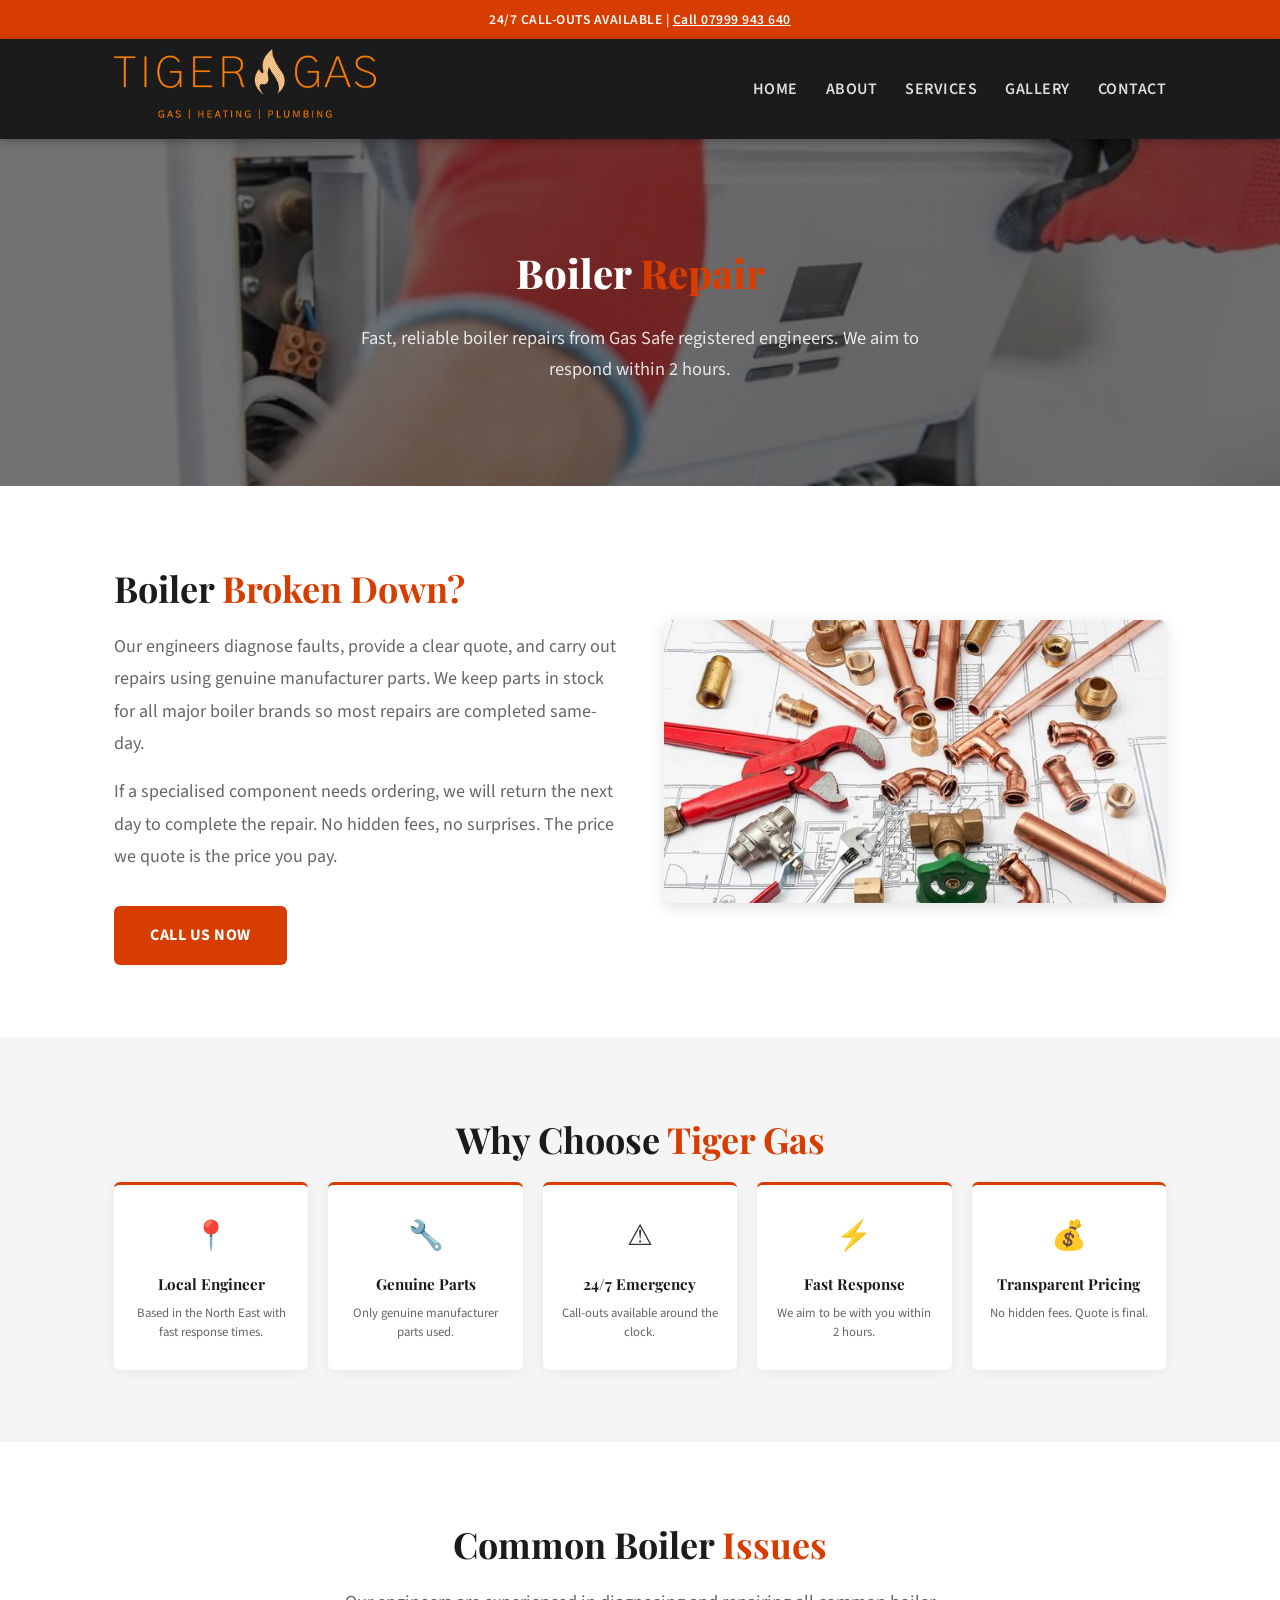
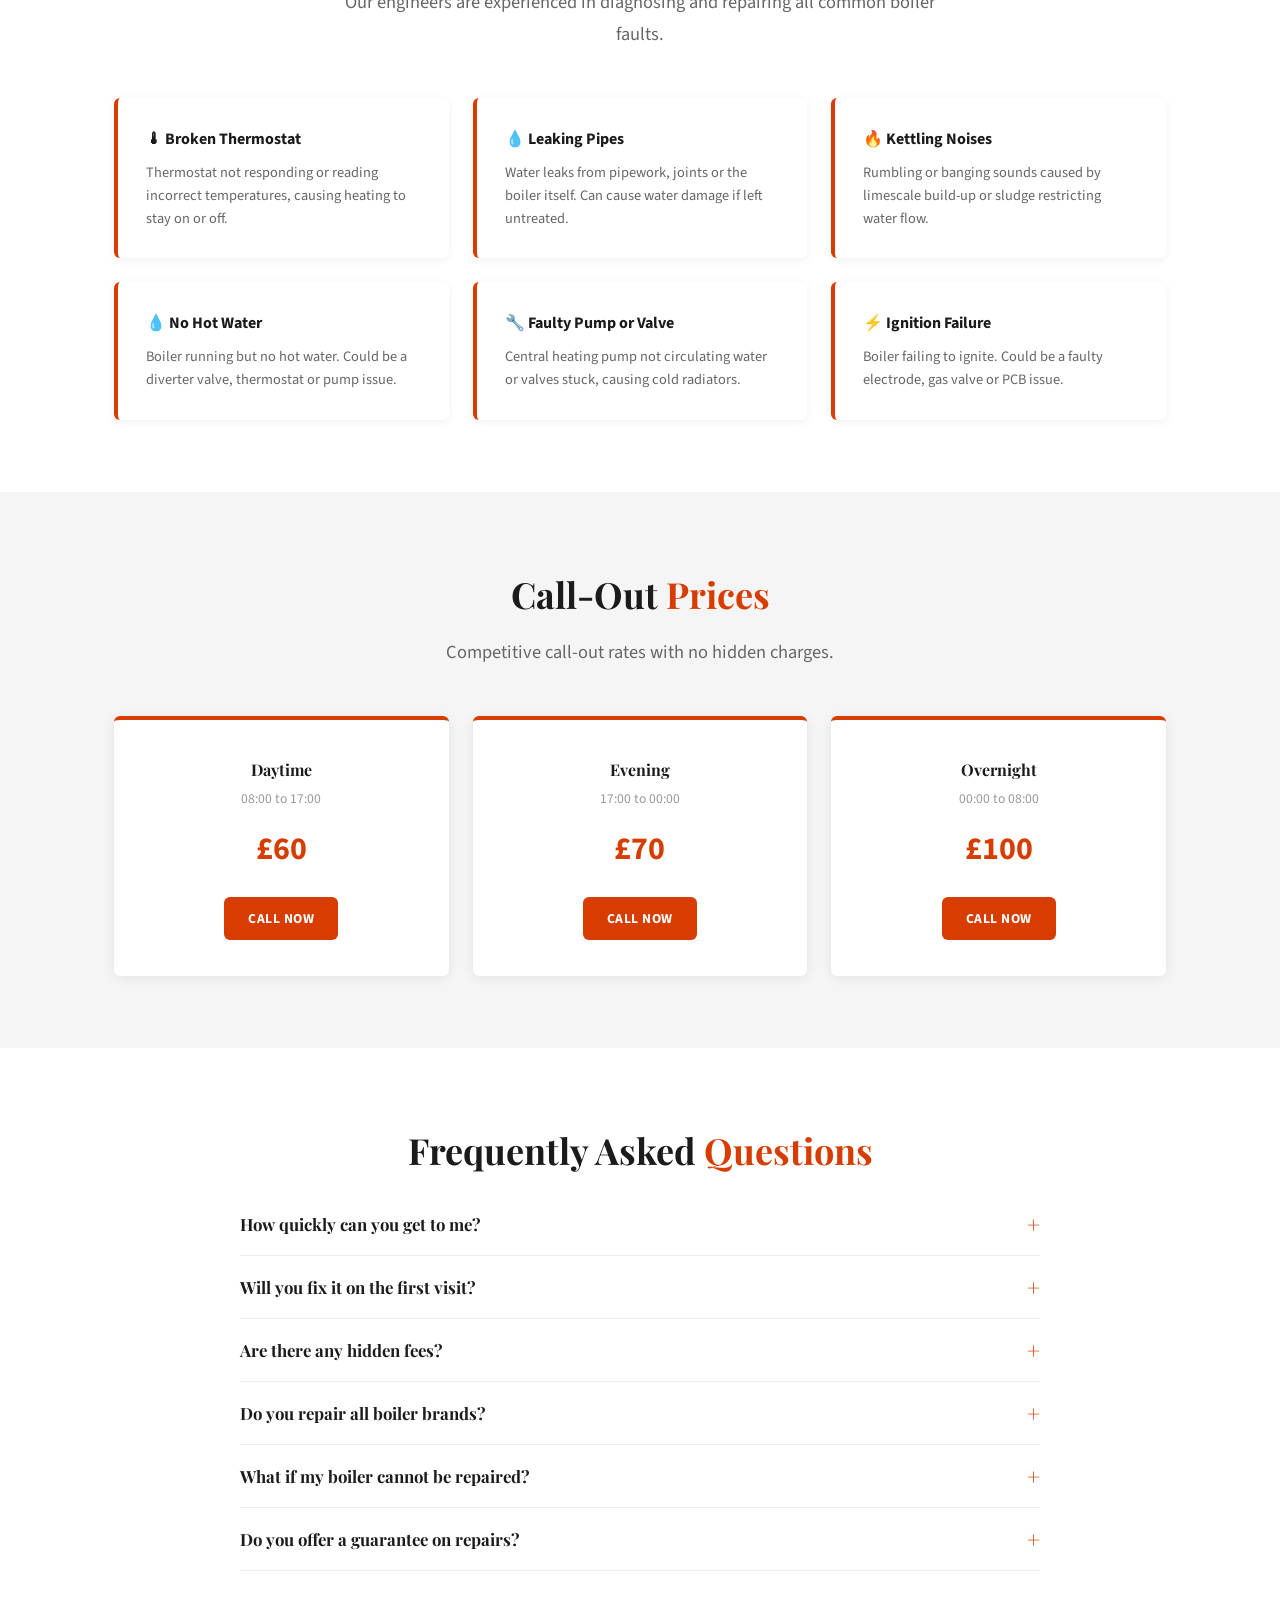
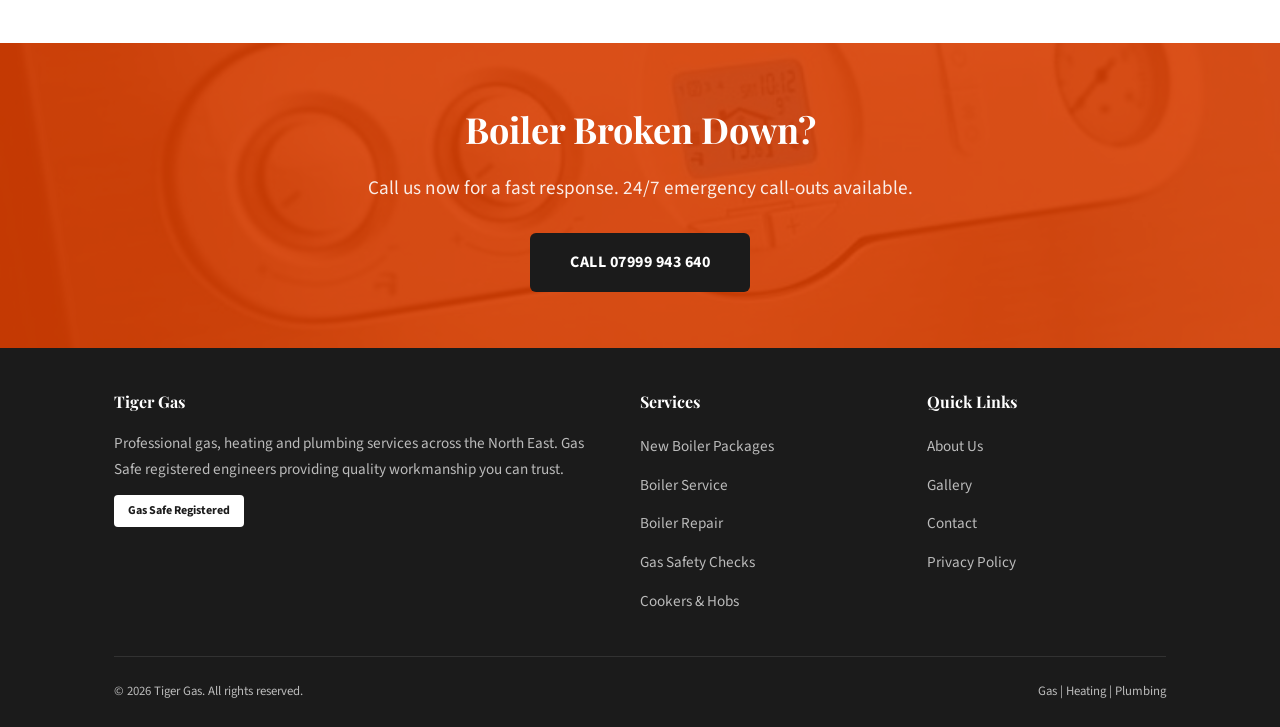
<file: boiler-repair.html>
<!DOCTYPE html>
<html lang="en">
<head>
  <meta charset="UTF-8">
  <link rel="icon" type="image/png" href="images/favicon.png">
  <meta name="viewport" content="width=device-width, initial-scale=1.0">
  <title>Boiler Repair | Tiger Gas</title>
  <meta name="description" content="Fast boiler repair from Tiger Gas. 24/7 emergency call-outs, genuine parts, competitive prices across the North East.">
  <link rel="preconnect" href="https://fonts.googleapis.com">
  <link rel="preconnect" href="https://fonts.gstatic.com" crossorigin>
  <link href="https://fonts.googleapis.com/css2?family=Playfair+Display:wght@600;700;800&family=Source+Sans+3:wght@400;500;600;700&display=swap" rel="stylesheet" media="print" onload="this.media='all'">
  <noscript><link href="https://fonts.googleapis.com/css2?family=Playfair+Display:wght@600;700;800&family=Source+Sans+3:wght@400;500;600;700&display=swap" rel="stylesheet"></noscript>
  <link rel="stylesheet" href="style.css">
  <style>
    .br-hero {
      background: url('images/boiler-repair-hero.jpeg') center/cover no-repeat;
      position: relative; padding:100px 0; text-align:center; color:#fff;
    }
    .br-hero::before { content:''; position:absolute; inset:0; background:rgba(0,0,0,.55); }
    .br-hero .container { position:relative; z-index:1; }
    .br-hero h1 { font-family:'Playfair Display',serif; font-size:2.5rem; font-weight:800; margin-bottom:16px; }
    .br-hero h1 span { color:var(--orange); }
    .br-hero p { font-size:1.15rem; color:rgba(255,255,255,.85); max-width:600px; margin:0 auto; line-height:1.7; }

    .br-intro { display:grid; grid-template-columns:1fr 1fr; gap:48px; align-items:center; }
    .br-intro img { width:100%; border-radius:6px; box-shadow:0 4px 16px rgba(0,0,0,.12); }
    .br-intro p { color:#666; line-height:1.8; margin-bottom:16px; }

    .br-features { display:grid; grid-template-columns:repeat(5,1fr); gap:20px; }
    .br-feat { text-align:center; padding:28px 16px; background:#fff; border-radius:6px; box-shadow:0 2px 12px rgba(0,0,0,.06); border-top:3px solid var(--orange); }
    .br-feat .icon { font-size:1.8rem; margin-bottom:10px; }
    .br-feat h3 { font-family:'Playfair Display',serif; font-size:.95rem; color:var(--dark); margin-bottom:6px; }
    .br-feat p { font-size:.8rem; color:#666; line-height:1.5; }

    .br-issues { display:grid; grid-template-columns:repeat(3,1fr); gap:24px; }
    .br-issue {
      background:#fff; border-radius:6px; padding:28px; box-shadow:0 2px 8px rgba(0,0,0,.06);
      border-left:4px solid var(--orange);
    }
    .br-issue h4 { font-size:1rem; color:var(--dark); margin-bottom:8px; }
    .br-issue p { font-size:.9rem; color:#666; line-height:1.6; }

    .br-pricing { display:grid; grid-template-columns:repeat(3,1fr); gap:24px; }
    .br-price-card {
      background:#fff; border-radius:6px; box-shadow:0 2px 12px rgba(0,0,0,.08);
      text-align:center; padding:36px 24px; border-top:4px solid var(--orange); transition:transform .2s;
    }
    .br-price-card:hover { transform:translateY(-4px); }
    .br-price-card h3 { font-family:'Playfair Display',serif; font-size:1rem; color:var(--dark); margin-bottom:4px; }
    .br-price-card .time { font-size:.85rem; color:#999; margin-bottom:12px; }
    .br-price-card .price { font-size:2rem; font-weight:700; color:var(--orange); }
    .br-price-card .btn-primary { margin-top:20px; padding:10px 24px; font-size:.85rem; }

    @media (max-width:768px) {
      .br-intro { grid-template-columns:1fr; }
      .br-features { grid-template-columns:1fr 1fr; }
      .br-issues, .br-pricing { grid-template-columns:1fr; }
      .br-hero h1 { font-size:1.75rem; }
      .br-hero { padding:60px 0; }
    }
  </style>
</head>
<body>

<!-- TOP BAR -->
<div class="topbar">
  24/7 CALL-OUTS AVAILABLE | <a href="tel:07999943640">Call 07999 943 640</a>
</div>

<!-- NAV -->
<nav>
  <div class="container">
    <div class="logo"><a href="index.html"><img src="images/logo.png" alt="Tiger Gas"></a></div>
    <button class="hamburger" onclick="document.querySelector('nav ul').classList.toggle('open')" aria-label="Menu">
      <span></span><span></span><span></span>
    </button>
    <ul>
      <li><a href="index.html">Home</a></li>
      <li><a href="about.html">About</a></li>
      <li class="has-dropdown"><a href="services.html">Services</a>
        <div class="dropdown">
          <a href="new-boiler-packages.html">New Boiler Packages</a>
          <a href="boiler-service.html">Boiler Service</a>
          <a href="boiler-repair.html">Boiler Repair</a>
          <a href="gas-safety-checks.html">Gas Safety Checks</a>
          <a href="cookers-and-hobs.html">Cookers &amp; Hobs</a>
          <a href="air-source-heat-pumps.html">Air Source Heat Pumps</a>
        </div>
      </li>
      <li><a href="gallery.html">Gallery</a></li>
      <li><a href="contact.html">Contact</a></li>
    </ul>
  </div>
</nav>

<main>

<!-- HERO -->
<section class="br-hero">
  <div class="container">
    <h1>Boiler <span>Repair</span></h1>
    <p>Fast, reliable boiler repairs from Gas Safe registered engineers. We aim to respond within 2 hours.</p>
  </div>
</section>

<!-- INTRO WITH IMAGE -->
<section>
  <div class="container">
    <div class="br-intro">
      <div>
        <h2 class="section-title" style="text-align:left;">Boiler <span>Broken Down?</span></h2>
        <p>Our engineers diagnose faults, provide a clear quote, and carry out repairs using genuine manufacturer parts. We keep parts in stock for all major boiler brands so most repairs are completed same-day.</p>
        <p>If a specialised component needs ordering, we will return the next day to complete the repair. No hidden fees, no surprises. The price we quote is the price you pay.</p>
        <a href="tel:07999943640" class="btn-primary" style="display:inline-block; margin-top:16px;">Call Us Now</a>
      </div>
      <img loading="lazy" src="images/boiler-repair-work.jpg" alt="Engineer repairing a boiler">
    </div>
  </div>
</section>

<!-- FEATURES -->
<section class="alt">
  <div class="container">
    <h2 class="section-title">Why Choose <span>Tiger Gas</span></h2>
    <div class="br-features">
      <div class="br-feat">
        <div class="icon">&#128205;</div>
        <h3>Local Engineer</h3>
        <p>Based in the North East with fast response times.</p>
      </div>
      <div class="br-feat">
        <div class="icon">&#128295;</div>
        <h3>Genuine Parts</h3>
        <p>Only genuine manufacturer parts used.</p>
      </div>
      <div class="br-feat">
        <div class="icon">&#9888;</div>
        <h3>24/7 Emergency</h3>
        <p>Call-outs available around the clock.</p>
      </div>
      <div class="br-feat">
        <div class="icon">&#9889;</div>
        <h3>Fast Response</h3>
        <p>We aim to be with you within 2 hours.</p>
      </div>
      <div class="br-feat">
        <div class="icon">&#128176;</div>
        <h3>Transparent Pricing</h3>
        <p>No hidden fees. Quote is final.</p>
      </div>
    </div>
  </div>
</section>

<!-- COMMON ISSUES -->
<section>
  <div class="container">
    <h2 class="section-title">Common Boiler <span>Issues</span></h2>
    <p class="section-subtitle">Our engineers are experienced in diagnosing and repairing all common boiler faults.</p>
    <div class="br-issues">
      <div class="br-issue">
        <h4>&#127777; Broken Thermostat</h4>
        <p>Thermostat not responding or reading incorrect temperatures, causing heating to stay on or off.</p>
      </div>
      <div class="br-issue">
        <h4>&#128167; Leaking Pipes</h4>
        <p>Water leaks from pipework, joints or the boiler itself. Can cause water damage if left untreated.</p>
      </div>
      <div class="br-issue">
        <h4>&#128293; Kettling Noises</h4>
        <p>Rumbling or banging sounds caused by limescale build-up or sludge restricting water flow.</p>
      </div>
      <div class="br-issue">
        <h4>&#128167; No Hot Water</h4>
        <p>Boiler running but no hot water. Could be a diverter valve, thermostat or pump issue.</p>
      </div>
      <div class="br-issue">
        <h4>&#128295; Faulty Pump or Valve</h4>
        <p>Central heating pump not circulating water or valves stuck, causing cold radiators.</p>
      </div>
      <div class="br-issue">
        <h4>&#9889; Ignition Failure</h4>
        <p>Boiler failing to ignite. Could be a faulty electrode, gas valve or PCB issue.</p>
      </div>
    </div>
  </div>
</section>

<!-- PRICING -->
<section class="alt">
  <div class="container">
    <h2 class="section-title">Call-Out <span>Prices</span></h2>
    <p class="section-subtitle">Competitive call-out rates with no hidden charges.</p>
    <div class="br-pricing">
      <div class="br-price-card">
        <h3>Daytime</h3>
        <div class="time">08:00 to 17:00</div>
        <div class="price">&pound;60</div>
        <a href="tel:07999943640" class="btn-primary">Call Now</a>
      </div>
      <div class="br-price-card">
        <h3>Evening</h3>
        <div class="time">17:00 to 00:00</div>
        <div class="price">&pound;70</div>
        <a href="tel:07999943640" class="btn-primary">Call Now</a>
      </div>
      <div class="br-price-card">
        <h3>Overnight</h3>
        <div class="time">00:00 to 08:00</div>
        <div class="price">&pound;100</div>
        <a href="tel:07999943640" class="btn-primary">Call Now</a>
      </div>
    </div>
  </div>
</section>

<!-- FAQ -->
<section>
  <div class="container">
    <h2 class="section-title">Frequently Asked <span>Questions</span></h2>
    <div class="faq-section">
      <div class="faq-item">
        <button class="faq-question" onclick="this.parentElement.classList.toggle('open')">How quickly can you get to me?</button>
        <div class="faq-answer">
          <p>We aim to respond within 2 hours of your call. In most cases we can attend the same day, even for evening and weekend emergencies.</p>
        </div>
      </div>
      <div class="faq-item">
        <button class="faq-question" onclick="this.parentElement.classList.toggle('open')">Will you fix it on the first visit?</button>
        <div class="faq-answer">
          <p>In most cases, yes. We carry common parts in stock for all major boiler brands. If a specialised component needs ordering, we will return the next day to complete the repair.</p>
        </div>
      </div>
      <div class="faq-item">
        <button class="faq-question" onclick="this.parentElement.classList.toggle('open')">Are there any hidden fees?</button>
        <div class="faq-answer">
          <p>No. The call-out fee covers the diagnosis. If parts are needed, we will provide a clear quote before carrying out any additional work. The price we quote is the price you pay.</p>
        </div>
      </div>
      <div class="faq-item">
        <button class="faq-question" onclick="this.parentElement.classList.toggle('open')">Do you repair all boiler brands?</button>
        <div class="faq-answer">
          <p>Yes. Our engineers are experienced with all major brands including Ideal, BAXI, Glow-Worm, Vaillant, Worcester Bosch, Alpha, Vokera and more.</p>
        </div>
      </div>
      <div class="faq-item">
        <button class="faq-question" onclick="this.parentElement.classList.toggle('open')">What if my boiler cannot be repaired?</button>
        <div class="faq-answer">
          <p>If a repair is not cost-effective, we will advise you honestly and provide a quote for a new boiler installation. We will never push an unnecessary replacement.</p>
        </div>
      </div>
      <div class="faq-item">
        <button class="faq-question" onclick="this.parentElement.classList.toggle('open')">Do you offer a guarantee on repairs?</button>
        <div class="faq-answer">
          <p>Yes. All repairs come with a guarantee on parts and labour. We stand behind our work and want you to have peace of mind.</p>
        </div>
      </div>
    </div>
  </div>
</section>

<!-- CTA -->
<div class="cta-banner">
  <div class="container">
    <h2>Boiler Broken Down?</h2>
    <p>Call us now for a fast response. 24/7 emergency call-outs available.</p>
    <a href="tel:07999943640" class="btn-dark">Call 07999 943 640</a>
  </div>
</div>

</main>

<!-- FOOTER -->
<footer>
  <div class="container">
    <div class="footer-grid">
      <div>
        <h4>Tiger Gas</h4>
        <p>Professional gas, heating and plumbing services across the North East. Gas Safe registered engineers providing quality workmanship you can trust.</p>
        <div class="gas-safe">Gas Safe Registered</div>
      </div>
      <div>
        <h4>Services</h4>
        <ul>
          <li><a href="new-boiler-packages.html">New Boiler Packages</a></li>
          <li><a href="boiler-service.html">Boiler Service</a></li>
          <li><a href="boiler-repair.html">Boiler Repair</a></li>
          <li><a href="gas-safety-checks.html">Gas Safety Checks</a></li>
          <li><a href="cookers-and-hobs.html">Cookers &amp; Hobs</a></li>
        </ul>
      </div>
      <div>
        <h4>Quick Links</h4>
        <ul>
          <li><a href="about.html">About Us</a></li>
                    <li><a href="gallery.html">Gallery</a></li>
      <li><a href="contact.html">Contact</a></li>
          <li><a href="privacy.html">Privacy Policy</a></li>
        </ul>
      </div>
    </div>
    <div class="footer-bottom">
      <span>&copy; 2026 Tiger Gas. All rights reserved.</span>
      <span>Gas | Heating | Plumbing</span>
    </div>
  </div>
</footer>

<script>
window.addEventListener("scroll",function(){document.querySelector("nav").classList.toggle("scrolled",window.scrollY>30)});
document.querySelectorAll("nav .has-dropdown > a").forEach(function(a){a.addEventListener("click",function(e){if(window.innerWidth<=768){e.preventDefault();this.parentElement.classList.toggle("open")}})});
</script>
</body>
</html>
</file>
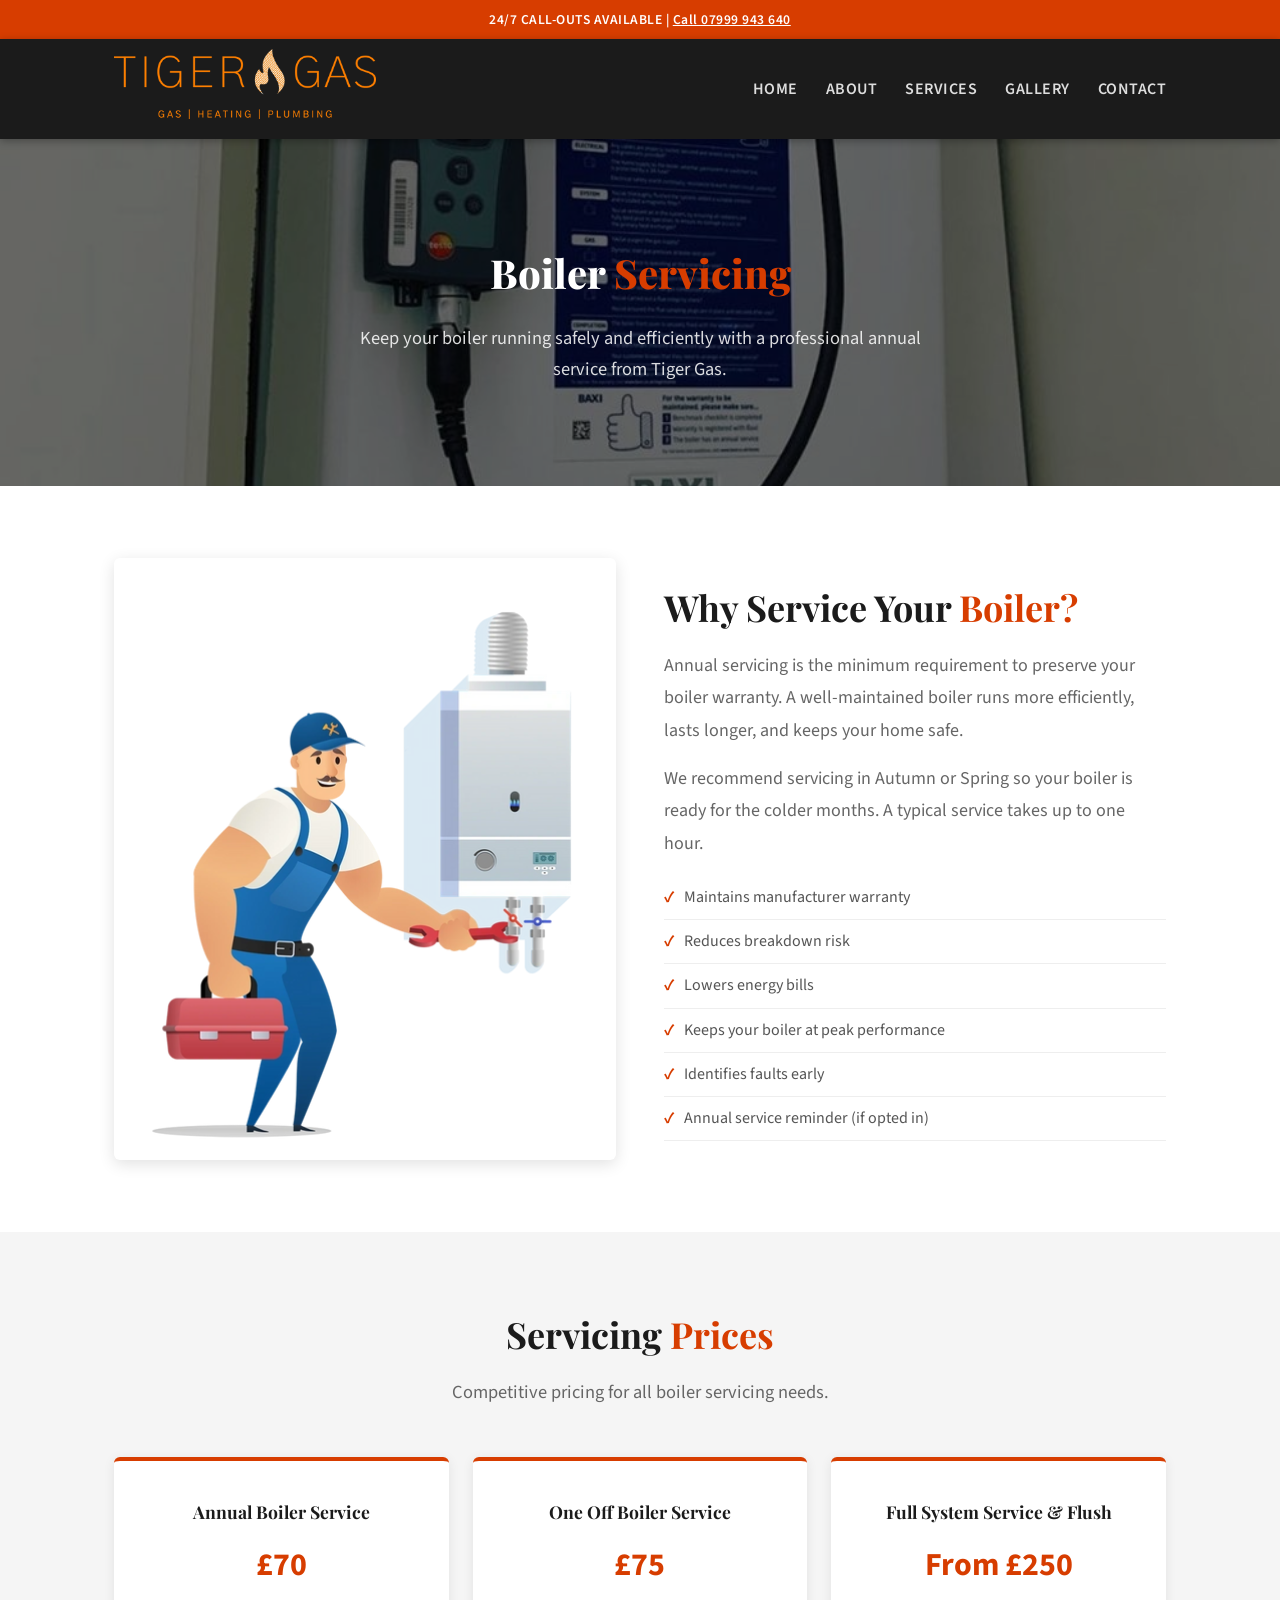
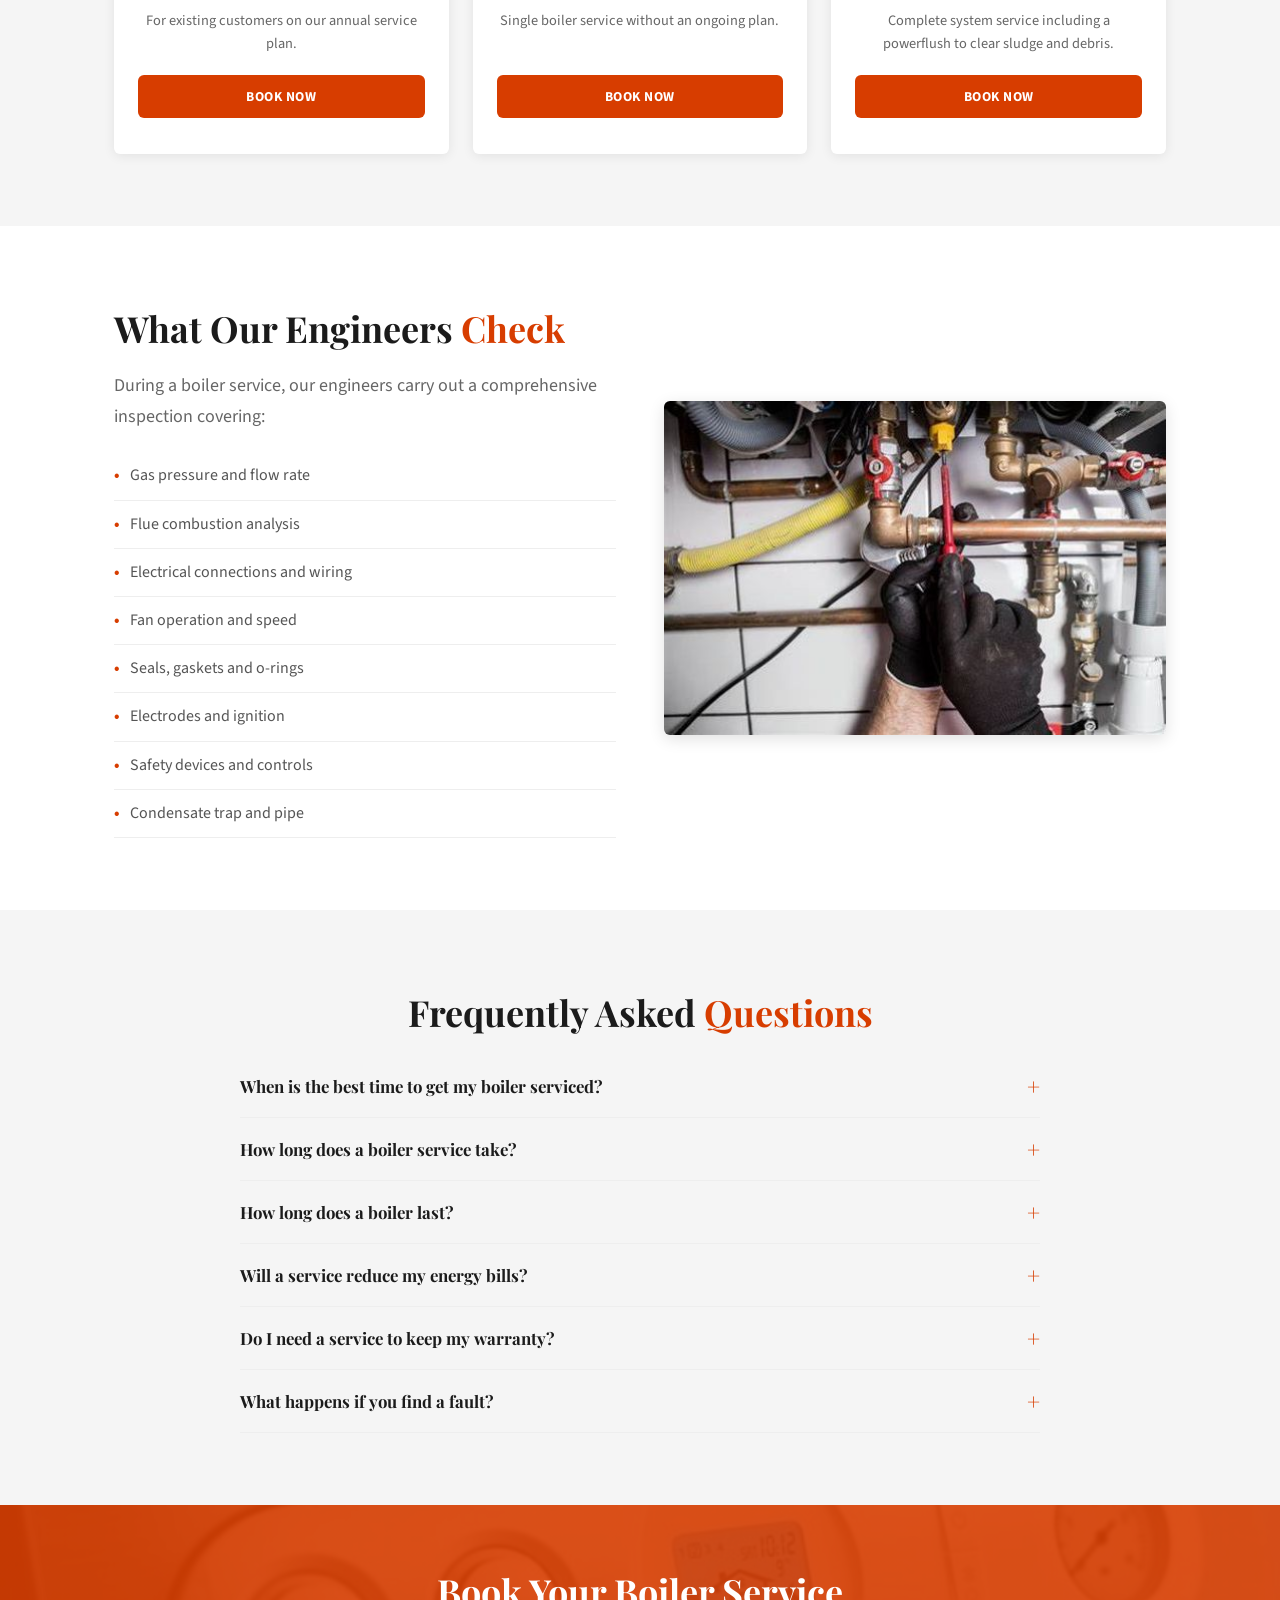
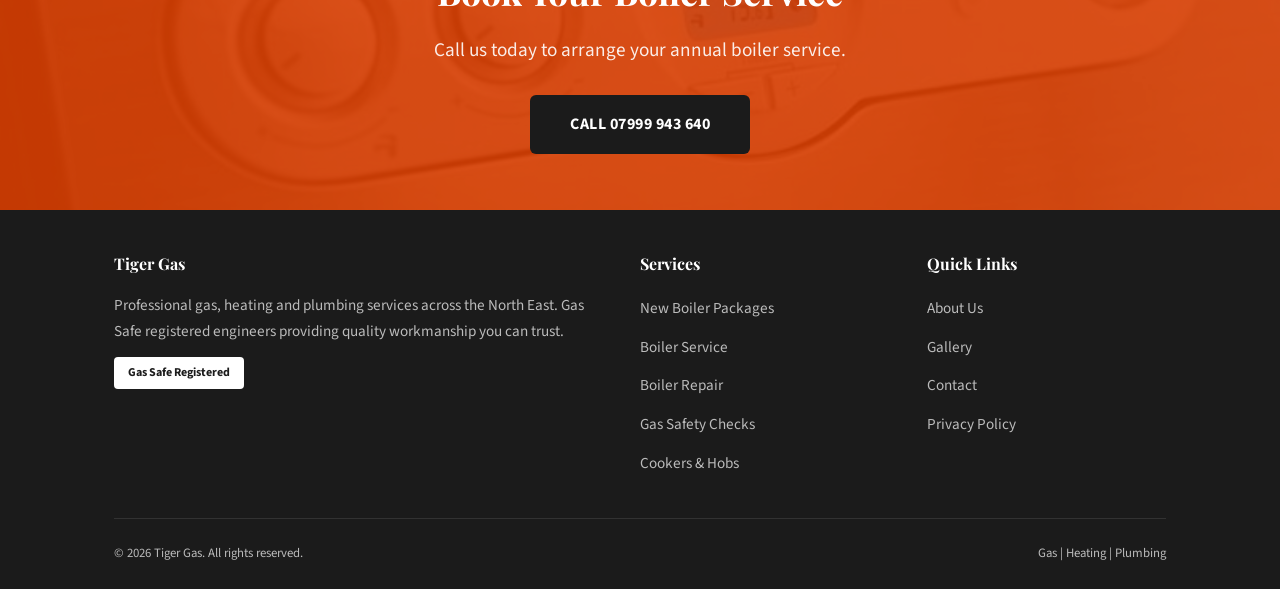
<file: boiler-service.html>
<!DOCTYPE html>
<html lang="en">
<head>
  <meta charset="UTF-8">
  <link rel="icon" type="image/png" href="images/favicon.png">
  <meta name="viewport" content="width=device-width, initial-scale=1.0">
  <title>Boiler Servicing | Tiger Gas</title>
  <meta name="description" content="Professional boiler servicing from Tiger Gas. Keep your boiler running efficiently with annual servicing from Gas Safe registered engineers.">
  <link rel="preconnect" href="https://fonts.googleapis.com">
  <link rel="preconnect" href="https://fonts.gstatic.com" crossorigin>
  <link href="https://fonts.googleapis.com/css2?family=Playfair+Display:wght@600;700;800&family=Source+Sans+3:wght@400;500;600;700&display=swap" rel="stylesheet" media="print" onload="this.media='all'">
  <noscript><link href="https://fonts.googleapis.com/css2?family=Playfair+Display:wght@600;700;800&family=Source+Sans+3:wght@400;500;600;700&display=swap" rel="stylesheet"></noscript>
  <link rel="stylesheet" href="style.css">
  <style>
    .bs-hero {
      background: url('images/boiler-service-hero.jpeg') center/cover no-repeat;
      position: relative;
      padding: 100px 0;
      text-align: center;
      color: #fff;
    }
    .bs-hero::before { content:''; position:absolute; inset:0; background:rgba(0,0,0,.55); }
    .bs-hero .container { position:relative; z-index:1; }
    .bs-hero h1 { font-family:'Playfair Display',serif; font-size:2.5rem; font-weight:800; margin-bottom:16px; }
    .bs-hero h1 span { color:var(--orange); }
    .bs-hero p { font-size:1.15rem; color:rgba(255,255,255,.85); max-width:600px; margin:0 auto; line-height:1.7; }

    .bs-intro { display:grid; grid-template-columns:1fr 1fr; gap:48px; align-items:center; }
    .bs-intro img { width:100%; border-radius:6px; box-shadow:0 4px 16px rgba(0,0,0,.12); }
    .bs-intro p { color:#666; line-height:1.8; margin-bottom:16px; }
    .bs-intro ul { list-style:none; padding:0; }
    .bs-intro ul li { padding:8px 0; font-size:1rem; color:#555; border-bottom:1px solid #eee; }
    .bs-intro ul li::before { content:'\2713'; color:var(--orange); font-weight:700; margin-right:10px; }

    .bs-pricing { display:grid; grid-template-columns:repeat(3,1fr); gap:24px; }
    .bs-price-card {
      background:#fff; border-radius:6px; box-shadow:0 2px 12px rgba(0,0,0,.08);
      text-align:center; padding:36px 24px; border-top:4px solid var(--orange); transition:transform .2s;
      display:flex; flex-direction:column;
    }
    .bs-price-card:hover { transform:translateY(-4px); }
    .bs-price-card h3 { font-family:'Playfair Display',serif; font-size:1.1rem; color:var(--dark); margin-bottom:12px; }
    .bs-price-card .price { font-size:2rem; font-weight:700; color:var(--orange); margin-bottom:16px; }
    .bs-price-card p { font-size:.9rem; color:#666; line-height:1.6; flex:1; }
    .bs-price-card .btn-primary { margin-top:20px; padding:10px 24px; font-size:.85rem; }

    .bs-checklist { display:grid; grid-template-columns:1fr 1fr; gap:48px; align-items:center; }
    .bs-checklist img { width:100%; border-radius:6px; box-shadow:0 4px 16px rgba(0,0,0,.12); }
    .bs-checklist ul { list-style:none; padding:0; }
    .bs-checklist ul li { padding:10px 0; font-size:1rem; color:#555; border-bottom:1px solid #eee; }
    .bs-checklist ul li::before { content:'\2022'; color:var(--orange); font-weight:700; margin-right:10px; }

    @media (max-width:768px) {
      .bs-intro, .bs-checklist { grid-template-columns:1fr; }
      .bs-pricing { grid-template-columns:1fr; }
      .bs-hero h1 { font-size:1.75rem; }
      .bs-hero { padding:60px 0; }
    }
  </style>
</head>
<body>

<!-- TOP BAR -->
<div class="topbar">
  24/7 CALL-OUTS AVAILABLE | <a href="tel:07999943640">Call 07999 943 640</a>
</div>

<!-- NAV -->
<nav>
  <div class="container">
    <div class="logo"><a href="index.html"><img src="images/logo.png" alt="Tiger Gas"></a></div>
    <button class="hamburger" onclick="document.querySelector('nav ul').classList.toggle('open')" aria-label="Menu">
      <span></span><span></span><span></span>
    </button>
    <ul>
      <li><a href="index.html">Home</a></li>
      <li><a href="about.html">About</a></li>
      <li class="has-dropdown"><a href="services.html">Services</a>
        <div class="dropdown">
          <a href="new-boiler-packages.html">New Boiler Packages</a>
          <a href="boiler-service.html">Boiler Service</a>
          <a href="boiler-repair.html">Boiler Repair</a>
          <a href="gas-safety-checks.html">Gas Safety Checks</a>
          <a href="cookers-and-hobs.html">Cookers &amp; Hobs</a>
          <a href="air-source-heat-pumps.html">Air Source Heat Pumps</a>
        </div>
      </li>
      <li><a href="gallery.html">Gallery</a></li>
      <li><a href="contact.html">Contact</a></li>
    </ul>
  </div>
</nav>

<main>

<!-- HERO -->
<section class="bs-hero">
  <div class="container">
    <h1>Boiler <span>Servicing</span></h1>
    <p>Keep your boiler running safely and efficiently with a professional annual service from Tiger Gas.</p>
  </div>
</section>

<!-- INTRO WITH IMAGE -->
<section>
  <div class="container">
    <div class="bs-intro">
      <img loading="lazy" src="images/boiler-service-engineer.png" alt="Engineer servicing a boiler">
      <div>
        <h2 class="section-title" style="text-align:left;">Why Service Your <span>Boiler?</span></h2>
        <p>Annual servicing is the minimum requirement to preserve your boiler warranty. A well-maintained boiler runs more efficiently, lasts longer, and keeps your home safe.</p>
        <p>We recommend servicing in Autumn or Spring so your boiler is ready for the colder months. A typical service takes up to one hour.</p>
        <ul>
          <li>Maintains manufacturer warranty</li>
          <li>Reduces breakdown risk</li>
          <li>Lowers energy bills</li>
          <li>Keeps your boiler at peak performance</li>
          <li>Identifies faults early</li>
          <li>Annual service reminder (if opted in)</li>
        </ul>
      </div>
    </div>
  </div>
</section>

<!-- PRICING CARDS -->
<section class="alt">
  <div class="container">
    <h2 class="section-title">Servicing <span>Prices</span></h2>
    <p class="section-subtitle">Competitive pricing for all boiler servicing needs.</p>
    <div class="bs-pricing">
      <div class="bs-price-card">
        <h3>Annual Boiler Service</h3>
        <div class="price">&pound;70</div>
        <p>For existing customers on our annual service plan.</p>
        <a href="contact.html" class="btn-primary">Book Now</a>
      </div>
      <div class="bs-price-card">
        <h3>One Off Boiler Service</h3>
        <div class="price">&pound;75</div>
        <p>Single boiler service without an ongoing plan.</p>
        <a href="contact.html" class="btn-primary">Book Now</a>
      </div>
      <div class="bs-price-card">
        <h3>Full System Service &amp; Flush</h3>
        <div class="price">From &pound;250</div>
        <p>Complete system service including a powerflush to clear sludge and debris.</p>
        <a href="contact.html" class="btn-primary">Book Now</a>
      </div>
    </div>
  </div>
</section>

<!-- CHECKLIST WITH IMAGE -->
<section>
  <div class="container">
    <div class="bs-checklist">
      <div>
        <h2 class="section-title" style="text-align:left;">What Our Engineers <span>Check</span></h2>
        <p style="color:#666; margin-bottom:20px;">During a boiler service, our engineers carry out a comprehensive inspection covering:</p>
        <ul>
          <li>Gas pressure and flow rate</li>
          <li>Flue combustion analysis</li>
          <li>Electrical connections and wiring</li>
          <li>Fan operation and speed</li>
          <li>Seals, gaskets and o-rings</li>
          <li>Electrodes and ignition</li>
          <li>Safety devices and controls</li>
          <li>Condensate trap and pipe</li>
        </ul>
      </div>
      <img loading="lazy" src="images/boiler-service-checklist.jpg" alt="Boiler service checklist">
    </div>
  </div>
</section>

<!-- FAQ -->
<section class="alt">
  <div class="container">
    <h2 class="section-title">Frequently Asked <span>Questions</span></h2>
    <div class="faq-section">
      <div class="faq-item">
        <button class="faq-question" onclick="this.parentElement.classList.toggle('open')">When is the best time to get my boiler serviced?</button>
        <div class="faq-answer">
          <p>The best time to service your boiler is in Autumn or Spring. This ensures your boiler is ready for the colder months and avoids the busy winter period.</p>
        </div>
      </div>
      <div class="faq-item">
        <button class="faq-question" onclick="this.parentElement.classList.toggle('open')">How long does a boiler service take?</button>
        <div class="faq-answer">
          <p>A boiler service typically takes up to 1 hour to complete.</p>
        </div>
      </div>
      <div class="faq-item">
        <button class="faq-question" onclick="this.parentElement.classList.toggle('open')">How long does a boiler last?</button>
        <div class="faq-answer">
          <p>A well-maintained boiler can last between 10 to 15 years. Regular servicing helps extend its lifespan and keeps it running efficiently.</p>
        </div>
      </div>
      <div class="faq-item">
        <button class="faq-question" onclick="this.parentElement.classList.toggle('open')">Will a service reduce my energy bills?</button>
        <div class="faq-answer">
          <p>Yes. A well-serviced boiler runs more efficiently, which means it uses less gas to heat your home. You could save hundreds of pounds per year on energy bills.</p>
        </div>
      </div>
      <div class="faq-item">
        <button class="faq-question" onclick="this.parentElement.classList.toggle('open')">Do I need a service to keep my warranty?</button>
        <div class="faq-answer">
          <p>Yes. Most boiler manufacturers require an annual service by a Gas Safe registered engineer to maintain your warranty. Missing a service could void your cover.</p>
        </div>
      </div>
      <div class="faq-item">
        <button class="faq-question" onclick="this.parentElement.classList.toggle('open')">What happens if you find a fault?</button>
        <div class="faq-answer">
          <p>If we find a fault during your service, we will report it to you immediately and advise you on the best course of action. We will provide a quote for any repairs needed.</p>
        </div>
      </div>
    </div>
  </div>
</section>

<!-- CTA -->
<div class="cta-banner">
  <div class="container">
    <h2>Book Your Boiler Service</h2>
    <p>Call us today to arrange your annual boiler service.</p>
    <a href="tel:07999943640" class="btn-dark">Call 07999 943 640</a>
  </div>
</div>

</main>

<!-- FOOTER -->
<footer>
  <div class="container">
    <div class="footer-grid">
      <div>
        <h4>Tiger Gas</h4>
        <p>Professional gas, heating and plumbing services across the North East. Gas Safe registered engineers providing quality workmanship you can trust.</p>
        <div class="gas-safe">Gas Safe Registered</div>
      </div>
      <div>
        <h4>Services</h4>
        <ul>
          <li><a href="new-boiler-packages.html">New Boiler Packages</a></li>
          <li><a href="boiler-service.html">Boiler Service</a></li>
          <li><a href="boiler-repair.html">Boiler Repair</a></li>
          <li><a href="gas-safety-checks.html">Gas Safety Checks</a></li>
          <li><a href="cookers-and-hobs.html">Cookers &amp; Hobs</a></li>
        </ul>
      </div>
      <div>
        <h4>Quick Links</h4>
        <ul>
          <li><a href="about.html">About Us</a></li>
                    <li><a href="gallery.html">Gallery</a></li>
      <li><a href="contact.html">Contact</a></li>
          <li><a href="privacy.html">Privacy Policy</a></li>
        </ul>
      </div>
    </div>
    <div class="footer-bottom">
      <span>&copy; 2026 Tiger Gas. All rights reserved.</span>
      <span>Gas | Heating | Plumbing</span>
    </div>
  </div>
</footer>

<script>
window.addEventListener("scroll",function(){document.querySelector("nav").classList.toggle("scrolled",window.scrollY>30)});
document.querySelectorAll("nav .has-dropdown > a").forEach(function(a){a.addEventListener("click",function(e){if(window.innerWidth<=768){e.preventDefault();this.parentElement.classList.toggle("open")}})});
</script>
</body>
</html>
</file>
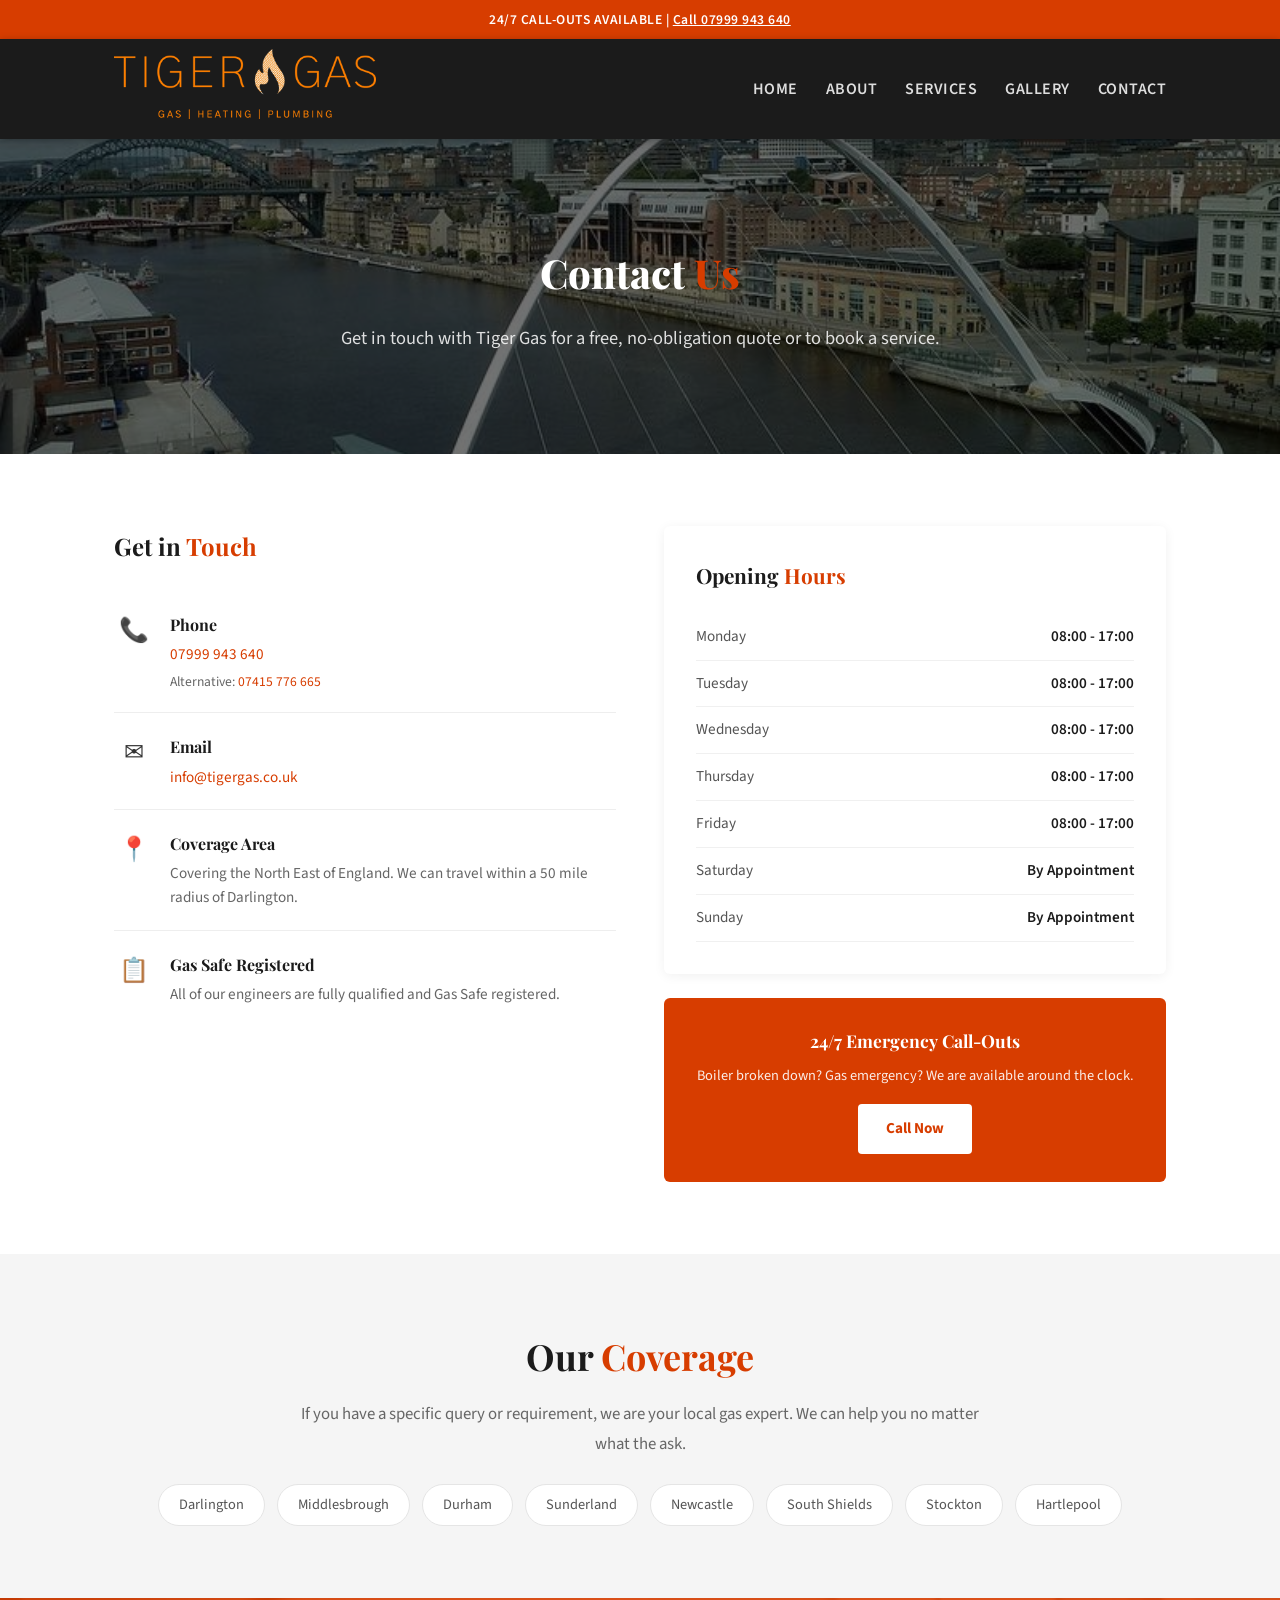
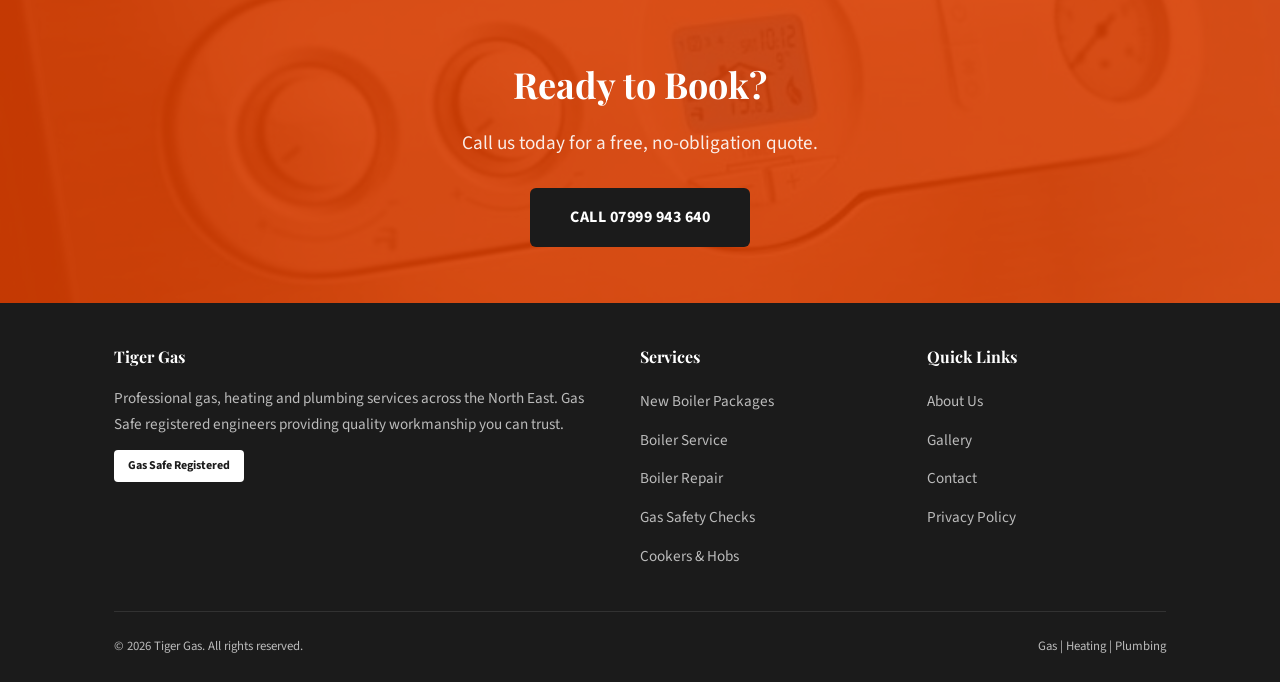
<file: contact.html>
<!DOCTYPE html>
<html lang="en">
<head>
  <meta charset="UTF-8">
  <link rel="icon" type="image/png" href="images/favicon.png">
  <meta name="viewport" content="width=device-width, initial-scale=1.0">
  <title>Contact Us | Tiger Gas</title>
  <meta name="description" content="Contact Tiger Gas for gas, heating and plumbing services across the North East. 24/7 emergency call-outs available.">
  <link rel="preconnect" href="https://fonts.googleapis.com">
  <link rel="preconnect" href="https://fonts.gstatic.com" crossorigin>
  <link href="https://fonts.googleapis.com/css2?family=Playfair+Display:wght@600;700;800&family=Source+Sans+3:wght@400;500;600;700&display=swap" rel="stylesheet" media="print" onload="this.media='all'">
  <noscript><link href="https://fonts.googleapis.com/css2?family=Playfair+Display:wght@600;700;800&family=Source+Sans+3:wght@400;500;600;700&display=swap" rel="stylesheet"></noscript>
  <link rel="stylesheet" href="style.css">
  <style>
    .ct-hero {
      background: url('images/about-skyline.jpg') center/cover no-repeat;
      position: relative; padding:100px 0; text-align:center; color:#fff;
    }
    .ct-hero::before { content:''; position:absolute; inset:0; background:rgba(0,0,0,.55); }
    .ct-hero .container { position:relative; z-index:1; }
    .ct-hero h1 { font-family:'Playfair Display',serif; font-size:2.5rem; font-weight:800; margin-bottom:16px; }
    .ct-hero h1 span { color:var(--orange); }
    .ct-hero p { font-size:1.15rem; color:rgba(255,255,255,.85); max-width:600px; margin:0 auto; line-height:1.7; }

    .ct-grid { display:grid; grid-template-columns:1fr 1fr; gap:48px; }
    .ct-main h2 { font-family:'Playfair Display',serif; font-size:1.5rem; color:var(--dark); margin-bottom:24px; }
    .ct-main h2 span { color:var(--orange); }

    .ct-item { display:flex; gap:16px; align-items:flex-start; padding:20px 0; border-bottom:1px solid #eee; }
    .ct-item .icon { font-size:1.5rem; min-width:40px; text-align:center; }
    .ct-item h3 { font-size:1rem; color:var(--dark); margin-bottom:4px; }
    .ct-item p { color:#666; font-size:.95rem; line-height:1.6; }
    .ct-item a { color:var(--orange); }

    .ct-hours { background:#fff; border-radius:6px; box-shadow:0 2px 12px rgba(0,0,0,.06); padding:32px; }
    .ct-hours h2 { font-family:'Playfair Display',serif; font-size:1.3rem; color:var(--dark); margin-bottom:20px; }
    .ct-hours h2 span { color:var(--orange); }
    .ct-hours table { width:100%; border-collapse:collapse; }
    .ct-hours td { padding:10px 0; font-size:.95rem; color:#555; border-bottom:1px solid #f0f0f0; }
    .ct-hours td:last-child { text-align:right; font-weight:600; color:var(--dark); }

    .ct-emergency {
      background:var(--orange); color:#fff; border-radius:6px; padding:28px; text-align:center; margin-top:24px;
    }
    .ct-emergency h3 { font-size:1.1rem; margin-bottom:8px; }
    .ct-emergency p { font-size:.9rem; margin-bottom:16px; opacity:.9; }
    .ct-emergency a {
      display:inline-block; background:#fff; color:var(--orange); padding:12px 28px;
      border-radius:4px; font-weight:700; font-size:.95rem; text-decoration:none;
    }

    .ct-coverage { text-align:center; }
    .ct-area-list {
      display:flex; flex-wrap:wrap; justify-content:center; gap:12px; margin-top:24px;
    }
    .ct-area-list span {
      background:#fff; border:1px solid #e5e5e5; padding:8px 20px; border-radius:30px;
      font-size:.9rem; color:#555;
    }

    @media (max-width:768px) {
      .ct-grid { grid-template-columns:1fr; }
      .ct-hero h1 { font-size:1.75rem; }
      .ct-hero { padding:60px 0; }
    }
  </style>
</head>
<body>

<!-- TOP BAR -->
<div class="topbar">
  24/7 CALL-OUTS AVAILABLE | <a href="tel:07999943640">Call 07999 943 640</a>
</div>

<!-- NAV -->
<nav>
  <div class="container">
    <div class="logo"><a href="index.html"><img src="images/logo.png" alt="Tiger Gas"></a></div>
    <button class="hamburger" onclick="document.querySelector('nav ul').classList.toggle('open')" aria-label="Menu">
      <span></span><span></span><span></span>
    </button>
    <ul>
      <li><a href="index.html">Home</a></li>
      <li><a href="about.html">About</a></li>
      <li class="has-dropdown"><a href="services.html">Services</a>
        <div class="dropdown">
          <a href="new-boiler-packages.html">New Boiler Packages</a>
          <a href="boiler-service.html">Boiler Service</a>
          <a href="boiler-repair.html">Boiler Repair</a>
          <a href="gas-safety-checks.html">Gas Safety Checks</a>
          <a href="cookers-and-hobs.html">Cookers &amp; Hobs</a>
          <a href="air-source-heat-pumps.html">Air Source Heat Pumps</a>
        </div>
      </li>
      <li><a href="gallery.html">Gallery</a></li>
      <li><a href="contact.html">Contact</a></li>
    </ul>
  </div>
</nav>

<main>

<!-- HERO -->
<section class="ct-hero">
  <div class="container">
    <h1>Contact <span>Us</span></h1>
    <p>Get in touch with Tiger Gas for a free, no-obligation quote or to book a service.</p>
  </div>
</section>

<!-- CONTACT INFO -->
<section>
  <div class="container">
    <div class="ct-grid">
      <div class="ct-main">
        <h2>Get in <span>Touch</span></h2>
        <div class="ct-item">
          <div class="icon">&#128222;</div>
          <div>
            <h3>Phone</h3>
            <p><a href="tel:07999943640">07999 943 640</a></p>
            <p style="margin-top:4px; font-size:.85rem;">Alternative: <a href="tel:07415776665">07415 776 665</a></p>
          </div>
        </div>
        <div class="ct-item">
          <div class="icon">&#9993;</div>
          <div>
            <h3>Email</h3>
            <p><a href="mailto:info@tigergas.co.uk">info@tigergas.co.uk</a></p>
          </div>
        </div>
        <div class="ct-item">
          <div class="icon">&#128205;</div>
          <div>
            <h3>Coverage Area</h3>
            <p>Covering the North East of England. We can travel within a 50 mile radius of Darlington.</p>
          </div>
        </div>
        <div class="ct-item" style="border-bottom:none;">
          <div class="icon">&#128203;</div>
          <div>
            <h3>Gas Safe Registered</h3>
            <p>All of our engineers are fully qualified and Gas Safe registered.</p>
          </div>
        </div>
      </div>
      <div>
        <div class="ct-hours">
          <h2>Opening <span>Hours</span></h2>
          <table>
            <tr><td>Monday</td><td>08:00 - 17:00</td></tr>
            <tr><td>Tuesday</td><td>08:00 - 17:00</td></tr>
            <tr><td>Wednesday</td><td>08:00 - 17:00</td></tr>
            <tr><td>Thursday</td><td>08:00 - 17:00</td></tr>
            <tr><td>Friday</td><td>08:00 - 17:00</td></tr>
            <tr><td>Saturday</td><td>By Appointment</td></tr>
            <tr><td>Sunday</td><td>By Appointment</td></tr>
          </table>
        </div>
        <div class="ct-emergency">
          <h3>24/7 Emergency Call-Outs</h3>
          <p>Boiler broken down? Gas emergency? We are available around the clock.</p>
          <a href="tel:07999943640">Call Now</a>
        </div>
      </div>
    </div>
  </div>
</section>

<!-- COVERAGE -->
<section class="alt">
  <div class="container ct-coverage">
    <h2 class="section-title">Our <span>Coverage</span></h2>
    <p style="color:#666; font-size:1.05rem; line-height:1.8; max-width:700px; margin:0 auto;">If you have a specific query or requirement, we are your local gas expert. We can help you no matter what the ask.</p>
    <div class="ct-area-list">
      <span>Darlington</span>
      <span>Middlesbrough</span>
      <span>Durham</span>
      <span>Sunderland</span>
      <span>Newcastle</span>
      <span>South Shields</span>
      <span>Stockton</span>
      <span>Hartlepool</span>
    </div>
  </div>
</section>

<!-- CTA -->
<div class="cta-banner">
  <div class="container">
    <h2>Ready to Book?</h2>
    <p>Call us today for a free, no-obligation quote.</p>
    <a href="tel:07999943640" class="btn-dark">Call 07999 943 640</a>
  </div>
</div>

</main>

<!-- FOOTER -->
<footer>
  <div class="container">
    <div class="footer-grid">
      <div>
        <h4>Tiger Gas</h4>
        <p>Professional gas, heating and plumbing services across the North East. Gas Safe registered engineers providing quality workmanship you can trust.</p>
        <div class="gas-safe">Gas Safe Registered</div>
      </div>
      <div>
        <h4>Services</h4>
        <ul>
          <li><a href="new-boiler-packages.html">New Boiler Packages</a></li>
          <li><a href="boiler-service.html">Boiler Service</a></li>
          <li><a href="boiler-repair.html">Boiler Repair</a></li>
          <li><a href="gas-safety-checks.html">Gas Safety Checks</a></li>
          <li><a href="cookers-and-hobs.html">Cookers &amp; Hobs</a></li>
        </ul>
      </div>
      <div>
        <h4>Quick Links</h4>
        <ul>
          <li><a href="about.html">About Us</a></li>
                    <li><a href="gallery.html">Gallery</a></li>
      <li><a href="contact.html">Contact</a></li>
          <li><a href="privacy.html">Privacy Policy</a></li>
        </ul>
      </div>
    </div>
    <div class="footer-bottom">
      <span>&copy; 2026 Tiger Gas. All rights reserved.</span>
      <span>Gas | Heating | Plumbing</span>
    </div>
  </div>
</footer>

<script>
window.addEventListener("scroll",function(){document.querySelector("nav").classList.toggle("scrolled",window.scrollY>30)});
document.querySelectorAll("nav .has-dropdown > a").forEach(function(a){a.addEventListener("click",function(e){if(window.innerWidth<=768){e.preventDefault();this.parentElement.classList.toggle("open")}})});
</script>
</body>
</html>
</file>
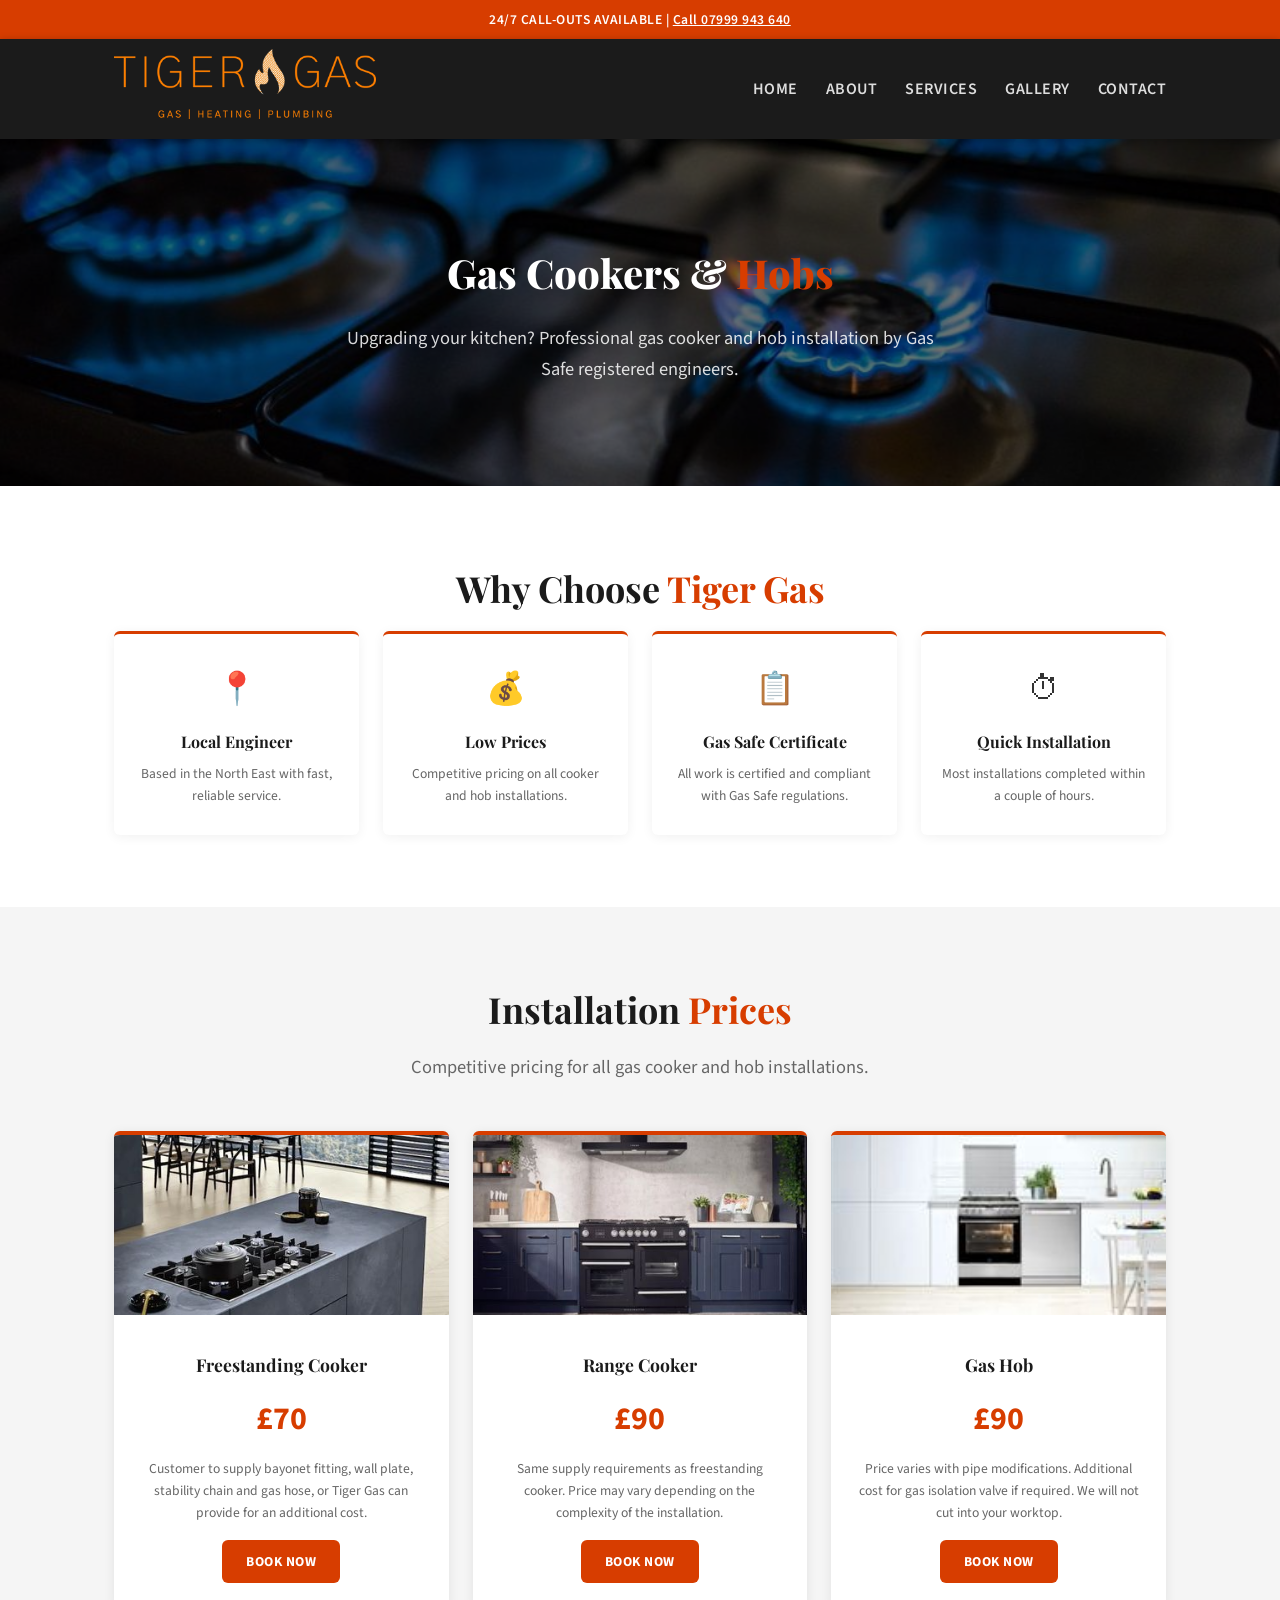
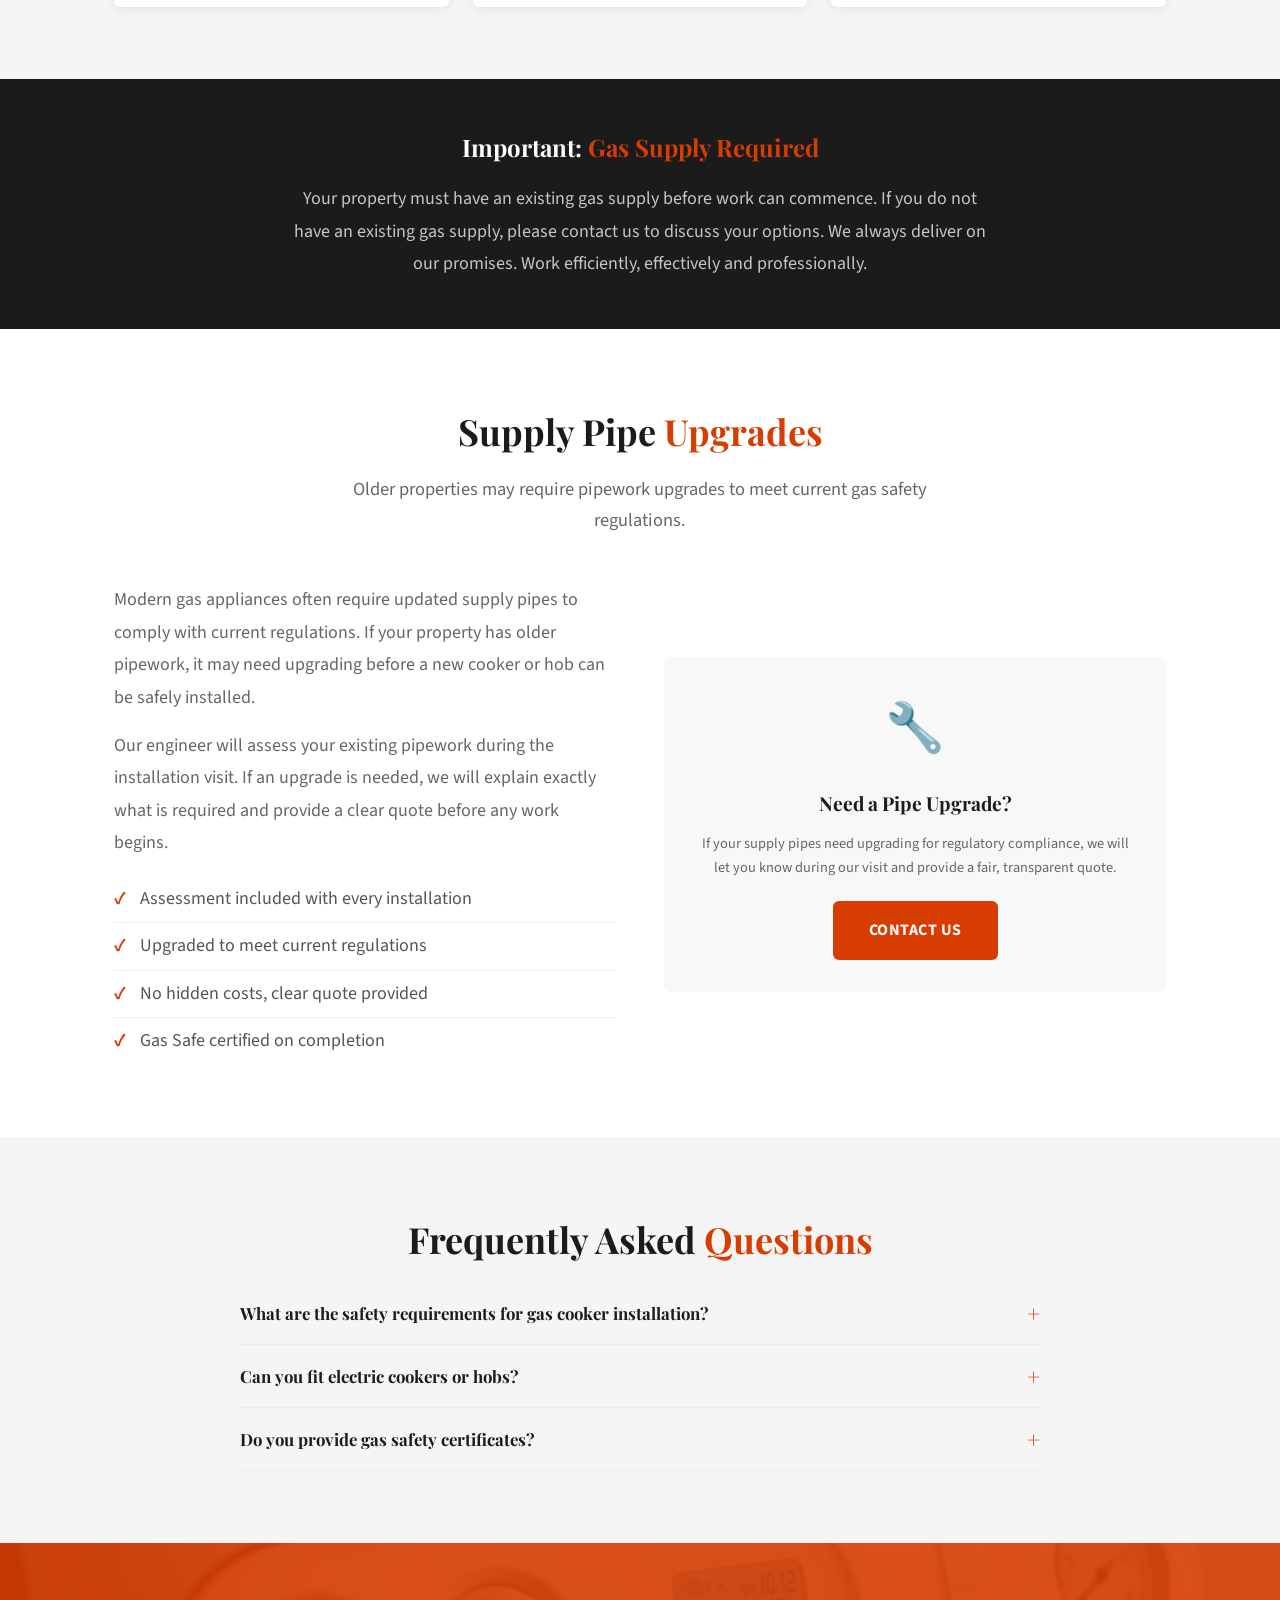
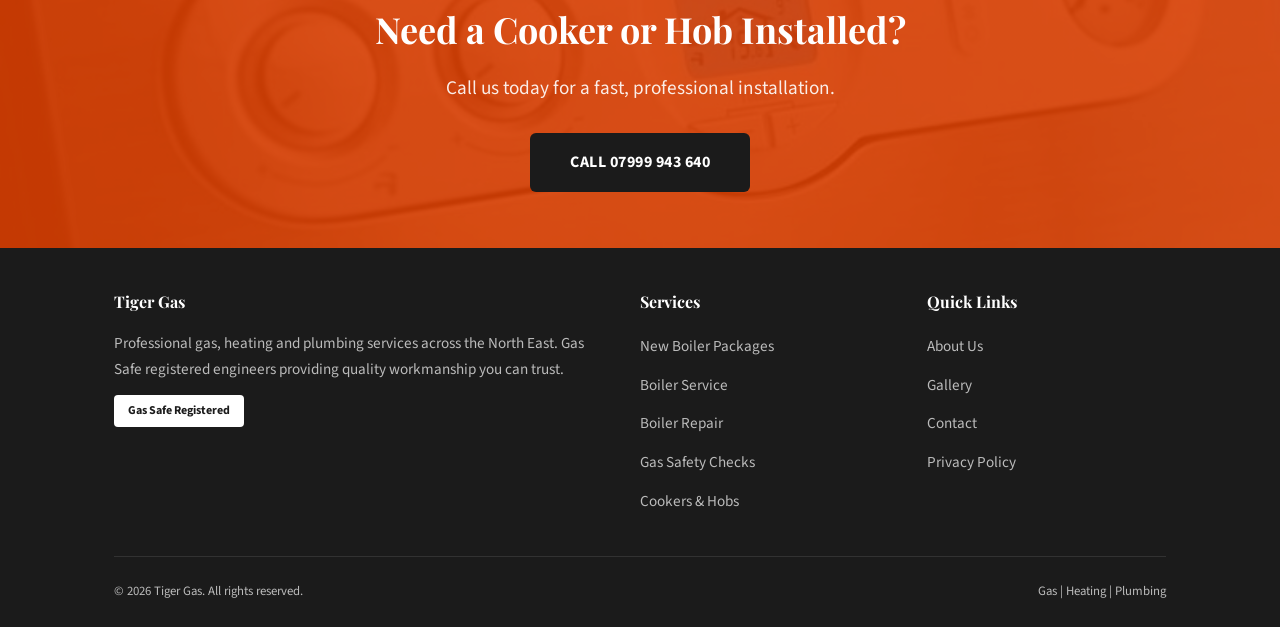
<file: cookers-and-hobs.html>
<!DOCTYPE html>
<html lang="en">
<head>
  <meta charset="UTF-8">
  <link rel="icon" type="image/png" href="images/favicon.png">
  <meta name="viewport" content="width=device-width, initial-scale=1.0">
  <title>Gas Cookers and Hobs | Tiger Gas</title>
  <meta name="description" content="Gas cooker and hob installation from Tiger Gas. Local engineer, low prices, Gas Safe certified across the North East.">
  <link rel="preconnect" href="https://fonts.googleapis.com">
  <link rel="preconnect" href="https://fonts.gstatic.com" crossorigin>
  <link href="https://fonts.googleapis.com/css2?family=Playfair+Display:wght@600;700;800&family=Source+Sans+3:wght@400;500;600;700&display=swap" rel="stylesheet" media="print" onload="this.media='all'">
  <noscript><link href="https://fonts.googleapis.com/css2?family=Playfair+Display:wght@600;700;800&family=Source+Sans+3:wght@400;500;600;700&display=swap" rel="stylesheet"></noscript>
  <link rel="stylesheet" href="style.css">
  <style>
    .ck-hero {
      background: url('images/cookers-stove.jpg') center/cover no-repeat;
      position: relative; padding:100px 0; text-align:center; color:#fff;
    }
    .ck-hero::before { content:''; position:absolute; inset:0; background:rgba(0,0,0,.55); }
    .ck-hero .container { position:relative; z-index:1; }
    .ck-hero h1 { font-family:'Playfair Display',serif; font-size:2.5rem; font-weight:800; margin-bottom:16px; }
    .ck-hero h1 span { color:var(--orange); }
    .ck-hero p { font-size:1.15rem; color:rgba(255,255,255,.85); max-width:600px; margin:0 auto; line-height:1.7; }

    .ck-features { display:grid; grid-template-columns:repeat(4,1fr); gap:24px; }
    .ck-feat { text-align:center; padding:28px 20px; background:#fff; border-radius:6px; box-shadow:0 2px 12px rgba(0,0,0,.06); border-top:3px solid var(--orange); }
    .ck-feat .icon { font-size:2rem; margin-bottom:12px; }
    .ck-feat h3 { font-family:'Playfair Display',serif; font-size:1rem; color:var(--dark); margin-bottom:8px; }
    .ck-feat p { font-size:.85rem; color:#666; line-height:1.6; }

    .ck-pricing { display:grid; grid-template-columns:repeat(3,1fr); gap:24px; }
    .ck-price-card {
      background:#fff; border-radius:6px; box-shadow:0 2px 12px rgba(0,0,0,.08);
      text-align:center; padding:0; overflow:hidden; border-top:4px solid var(--orange); transition:transform .2s;
    }
    .ck-price-card:hover { transform:translateY(-4px); }
    .ck-price-card img { width:100%; height:180px; object-fit:cover; }
    .ck-price-card .info { padding:24px; }
    .ck-price-card h3 { font-family:'Playfair Display',serif; font-size:1.1rem; color:var(--dark); margin-bottom:12px; }
    .ck-price-card .price { font-size:2rem; font-weight:700; color:var(--orange); margin-bottom:12px; }
    .ck-price-card p { font-size:.85rem; color:#666; line-height:1.6; margin-bottom:16px; }
    .ck-price-card .btn-primary { padding:10px 24px; font-size:.85rem; }

    .ck-safety {
      background: var(--dark); color:#fff; padding:48px 0; text-align:center;
    }
    .ck-safety h2 { font-family:'Playfair Display',serif; font-size:1.5rem; margin-bottom:16px; }
    .ck-safety h2 span { color:var(--orange); }
    .ck-safety p { color:rgba(255,255,255,.75); max-width:700px; margin:0 auto; line-height:1.8; }

    @media (max-width:768px) {
      .ck-features { grid-template-columns:1fr 1fr; }
      .ck-pricing { grid-template-columns:1fr; }
      .ck-hero h1 { font-size:1.75rem; }
      .ck-hero { padding:60px 0; }
    }
  </style>
</head>
<body>

<!-- TOP BAR -->
<div class="topbar">
  24/7 CALL-OUTS AVAILABLE | <a href="tel:07999943640">Call 07999 943 640</a>
</div>

<!-- NAV -->
<nav>
  <div class="container">
    <div class="logo"><a href="index.html"><img src="images/logo.png" alt="Tiger Gas"></a></div>
    <button class="hamburger" onclick="document.querySelector('nav ul').classList.toggle('open')" aria-label="Menu">
      <span></span><span></span><span></span>
    </button>
    <ul>
      <li><a href="index.html">Home</a></li>
      <li><a href="about.html">About</a></li>
      <li class="has-dropdown"><a href="services.html">Services</a>
        <div class="dropdown">
          <a href="new-boiler-packages.html">New Boiler Packages</a>
          <a href="boiler-service.html">Boiler Service</a>
          <a href="boiler-repair.html">Boiler Repair</a>
          <a href="gas-safety-checks.html">Gas Safety Checks</a>
          <a href="cookers-and-hobs.html">Cookers &amp; Hobs</a>
          <a href="air-source-heat-pumps.html">Air Source Heat Pumps</a>
        </div>
      </li>
      <li><a href="gallery.html">Gallery</a></li>
      <li><a href="contact.html">Contact</a></li>
    </ul>
  </div>
</nav>

<main>

<!-- HERO -->
<section class="ck-hero">
  <div class="container">
    <h1>Gas Cookers &amp; <span>Hobs</span></h1>
    <p>Upgrading your kitchen? Professional gas cooker and hob installation by Gas Safe registered engineers.</p>
  </div>
</section>

<!-- FEATURES -->
<section>
  <div class="container">
    <h2 class="section-title">Why Choose <span>Tiger Gas</span></h2>
    <div class="ck-features">
      <div class="ck-feat">
        <div class="icon">&#128205;</div>
        <h3>Local Engineer</h3>
        <p>Based in the North East with fast, reliable service.</p>
      </div>
      <div class="ck-feat">
        <div class="icon">&#128176;</div>
        <h3>Low Prices</h3>
        <p>Competitive pricing on all cooker and hob installations.</p>
      </div>
      <div class="ck-feat">
        <div class="icon">&#128203;</div>
        <h3>Gas Safe Certificate</h3>
        <p>All work is certified and compliant with Gas Safe regulations.</p>
      </div>
      <div class="ck-feat">
        <div class="icon">&#9201;</div>
        <h3>Quick Installation</h3>
        <p>Most installations completed within a couple of hours.</p>
      </div>
    </div>
  </div>
</section>

<!-- PRICING WITH IMAGES -->
<section class="alt">
  <div class="container">
    <h2 class="section-title">Installation <span>Prices</span></h2>
    <p class="section-subtitle">Competitive pricing for all gas cooker and hob installations.</p>
    <div class="ck-pricing">
      <div class="ck-price-card">
        <img loading="lazy" src="images/cookers-freestanding.webp" alt="Freestanding gas cooker">
        <div class="info">
          <h3>Freestanding Cooker</h3>
          <div class="price">&pound;70</div>
          <p>Customer to supply bayonet fitting, wall plate, stability chain and gas hose, or Tiger Gas can provide for an additional cost.</p>
          <a href="contact.html" class="btn-primary">Book Now</a>
        </div>
      </div>
      <div class="ck-price-card">
        <img loading="lazy" src="images/cookers-range.webp" alt="Range cooker">
        <div class="info">
          <h3>Range Cooker</h3>
          <div class="price">&pound;90</div>
          <p>Same supply requirements as freestanding cooker. Price may vary depending on the complexity of the installation.</p>
          <a href="contact.html" class="btn-primary">Book Now</a>
        </div>
      </div>
      <div class="ck-price-card">
        <img loading="lazy" src="images/cookers-gas.jpg" alt="Gas hob">
        <div class="info">
          <h3>Gas Hob</h3>
          <div class="price">&pound;90</div>
          <p>Price varies with pipe modifications. Additional cost for gas isolation valve if required. We will not cut into your worktop.</p>
          <a href="contact.html" class="btn-primary">Book Now</a>
        </div>
      </div>
    </div>
  </div>
</section>

<!-- SAFETY BANNER -->
<div class="ck-safety">
  <h2>Important: <span>Gas Supply Required</span></h2>
  <p>Your property must have an existing gas supply before work can commence. If you do not have an existing gas supply, please contact us to discuss your options. We always deliver on our promises. Work efficiently, effectively and professionally.</p>
</div>

<!-- SUPPLY PIPES -->
<section>
  <div class="container">
    <h2 class="section-title">Supply Pipe <span>Upgrades</span></h2>
    <p class="section-subtitle">Older properties may require pipework upgrades to meet current gas safety regulations.</p>
    <div style="display:grid; grid-template-columns:1fr 1fr; gap:48px; align-items:center; margin-top:32px;">
      <div>
        <p style="color:#666; line-height:1.8; margin-bottom:16px;">Modern gas appliances often require updated supply pipes to comply with current regulations. If your property has older pipework, it may need upgrading before a new cooker or hob can be safely installed.</p>
        <p style="color:#666; line-height:1.8; margin-bottom:16px;">Our engineer will assess your existing pipework during the installation visit. If an upgrade is needed, we will explain exactly what is required and provide a clear quote before any work begins.</p>
        <ul style="list-style:none; padding:0;">
          <li style="padding:8px 0; color:#555; border-bottom:1px solid #eee;"><span style="color:var(--orange); font-weight:700; margin-right:10px;">&#10003;</span> Assessment included with every installation</li>
          <li style="padding:8px 0; color:#555; border-bottom:1px solid #eee;"><span style="color:var(--orange); font-weight:700; margin-right:10px;">&#10003;</span> Upgraded to meet current regulations</li>
          <li style="padding:8px 0; color:#555; border-bottom:1px solid #eee;"><span style="color:var(--orange); font-weight:700; margin-right:10px;">&#10003;</span> No hidden costs, clear quote provided</li>
          <li style="padding:8px 0; color:#555;"><span style="color:var(--orange); font-weight:700; margin-right:10px;">&#10003;</span> Gas Safe certified on completion</li>
        </ul>
      </div>
      <div style="background:#f8f8f8; border-radius:6px; padding:32px; text-align:center;">
        <div style="font-size:3rem; margin-bottom:16px;">&#128295;</div>
        <h3 style="font-family:'Playfair Display',serif; font-size:1.2rem; color:var(--dark); margin-bottom:12px;">Need a Pipe Upgrade?</h3>
        <p style="color:#666; font-size:.9rem; line-height:1.7; margin-bottom:20px;">If your supply pipes need upgrading for regulatory compliance, we will let you know during our visit and provide a fair, transparent quote.</p>
        <a href="contact.html" class="btn-primary">Contact Us</a>
      </div>
    </div>
  </div>
</section>

<!-- FAQ -->
<section class="alt">
  <div class="container">
    <h2 class="section-title">Frequently Asked <span>Questions</span></h2>
    <div class="faq-section">
      <div class="faq-item">
        <button class="faq-question" onclick="this.parentElement.classList.toggle('open')">What are the safety requirements for gas cooker installation?</button>
        <div class="faq-answer">
          <p>There must be a minimum 75cm gap between the hob and any hood or ceiling. The area must be clear of wallpaper, cupboards, flammable items, cooker hoods, and switches.</p>
        </div>
      </div>
      <div class="faq-item">
        <button class="faq-question" onclick="this.parentElement.classList.toggle('open')">Can you fit electric cookers or hobs?</button>
        <div class="faq-answer">
          <p>Currently we only install gas appliances. Electric work requires a qualified electrician. We may expand to electric installations in the future.</p>
        </div>
      </div>
      <div class="faq-item">
        <button class="faq-question" onclick="this.parentElement.classList.toggle('open')">Do you provide gas safety certificates?</button>
        <div class="faq-answer">
          <p>Yes, particularly for landlords. See our <a href="gas-safety-checks.html" style="color:var(--orange);">Gas Safety Check</a> page for details and pricing.</p>
        </div>
      </div>
    </div>
  </div>
</section>

<!-- CTA -->
<div class="cta-banner">
  <div class="container">
    <h2>Need a Cooker or Hob Installed?</h2>
    <p>Call us today for a fast, professional installation.</p>
    <a href="tel:07999943640" class="btn-dark">Call 07999 943 640</a>
  </div>
</div>

</main>

<!-- FOOTER -->
<footer>
  <div class="container">
    <div class="footer-grid">
      <div>
        <h4>Tiger Gas</h4>
        <p>Professional gas, heating and plumbing services across the North East. Gas Safe registered engineers providing quality workmanship you can trust.</p>
        <div class="gas-safe">Gas Safe Registered</div>
      </div>
      <div>
        <h4>Services</h4>
        <ul>
          <li><a href="new-boiler-packages.html">New Boiler Packages</a></li>
          <li><a href="boiler-service.html">Boiler Service</a></li>
          <li><a href="boiler-repair.html">Boiler Repair</a></li>
          <li><a href="gas-safety-checks.html">Gas Safety Checks</a></li>
          <li><a href="cookers-and-hobs.html">Cookers &amp; Hobs</a></li>
        </ul>
      </div>
      <div>
        <h4>Quick Links</h4>
        <ul>
          <li><a href="about.html">About Us</a></li>
                    <li><a href="gallery.html">Gallery</a></li>
      <li><a href="contact.html">Contact</a></li>
          <li><a href="privacy.html">Privacy Policy</a></li>
        </ul>
      </div>
    </div>
    <div class="footer-bottom">
      <span>&copy; 2026 Tiger Gas. All rights reserved.</span>
      <span>Gas | Heating | Plumbing</span>
    </div>
  </div>
</footer>

<script>
window.addEventListener("scroll",function(){document.querySelector("nav").classList.toggle("scrolled",window.scrollY>30)});
document.querySelectorAll("nav .has-dropdown > a").forEach(function(a){a.addEventListener("click",function(e){if(window.innerWidth<=768){e.preventDefault();this.parentElement.classList.toggle("open")}})});
</script>
</body>
</html>
</file>
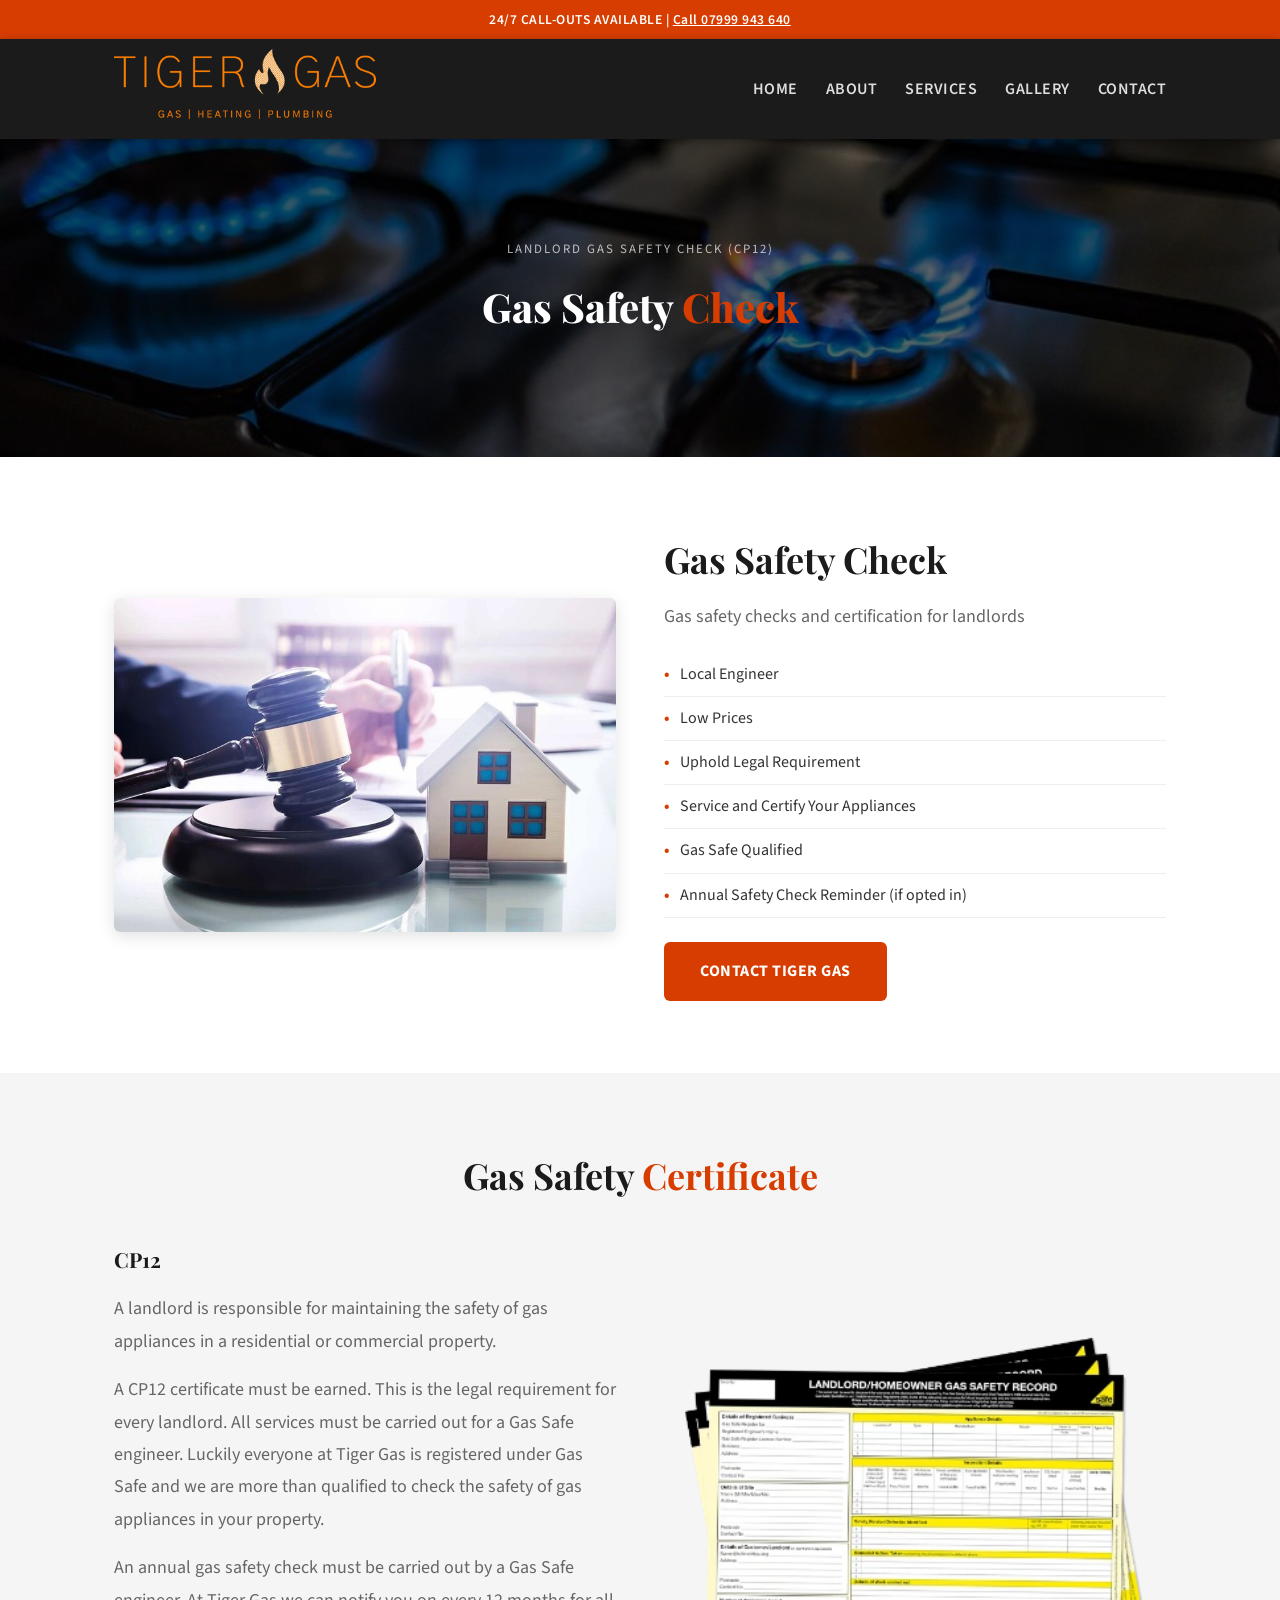
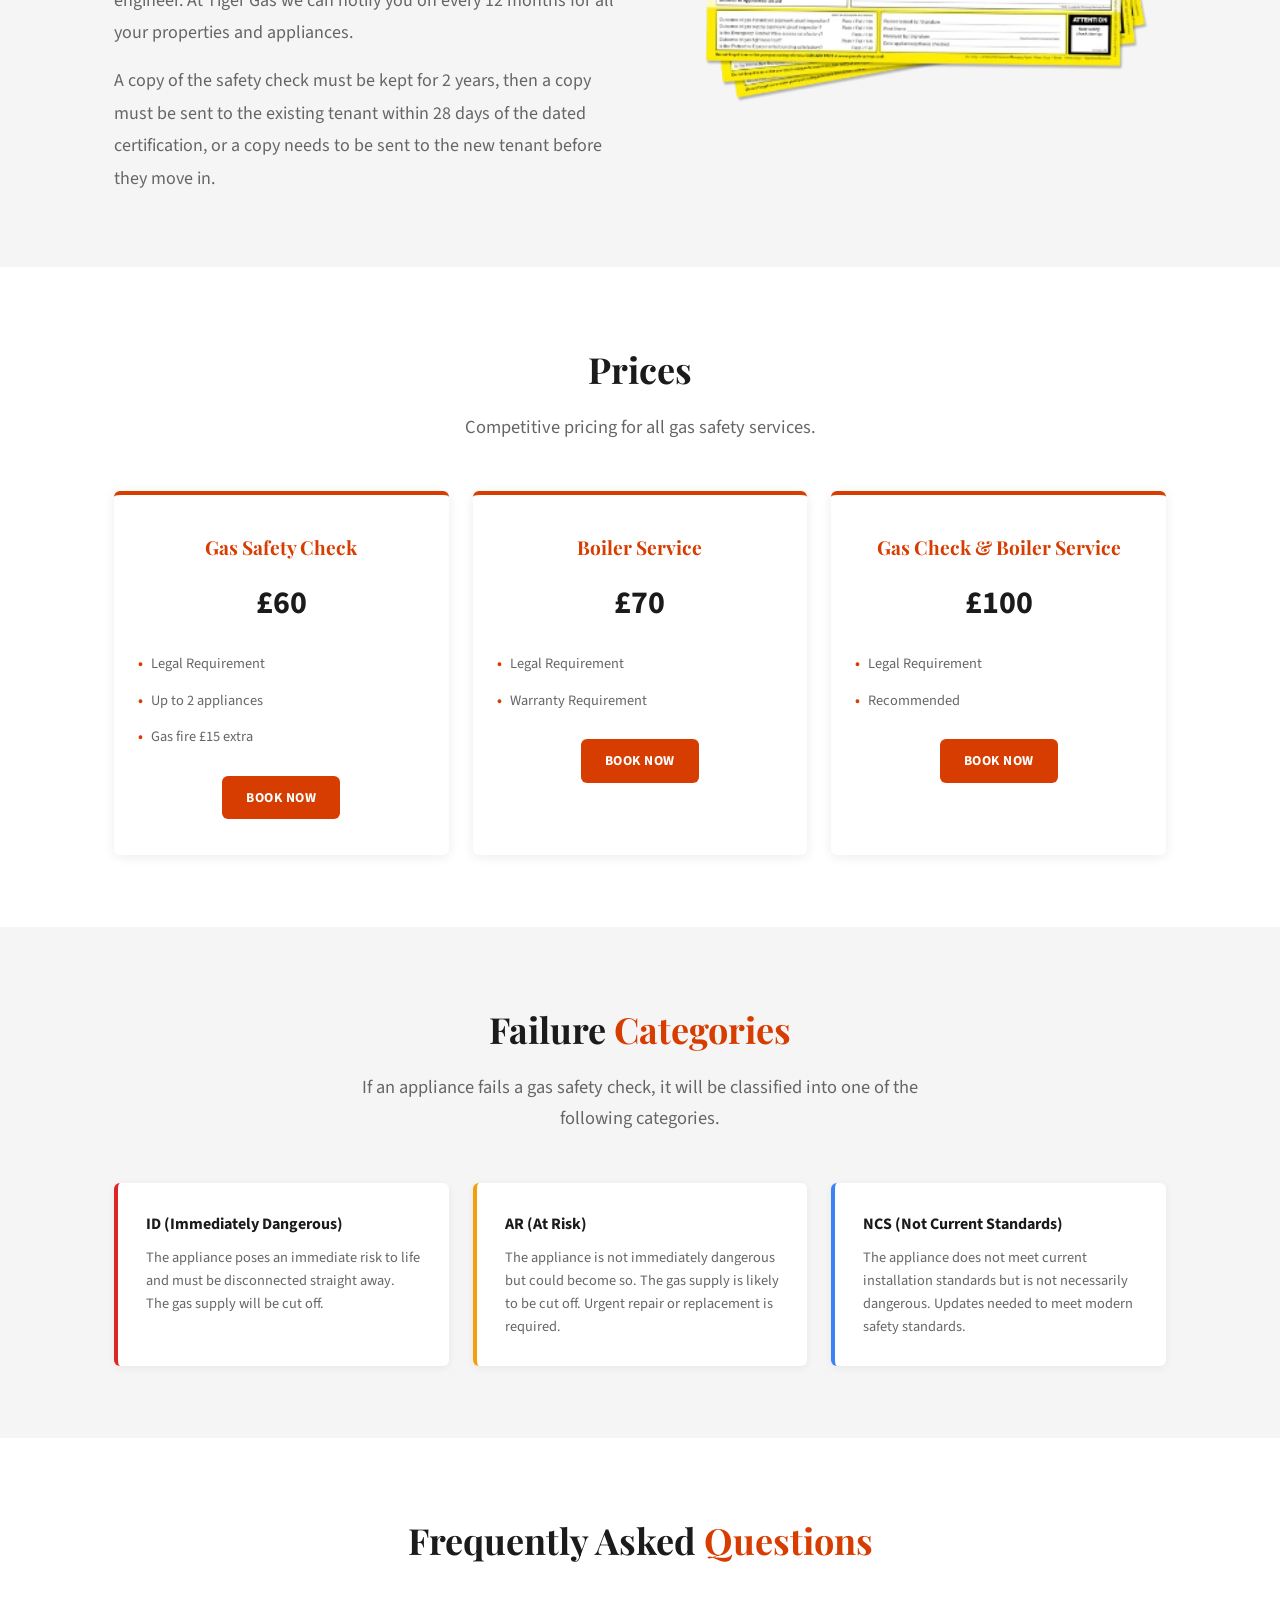
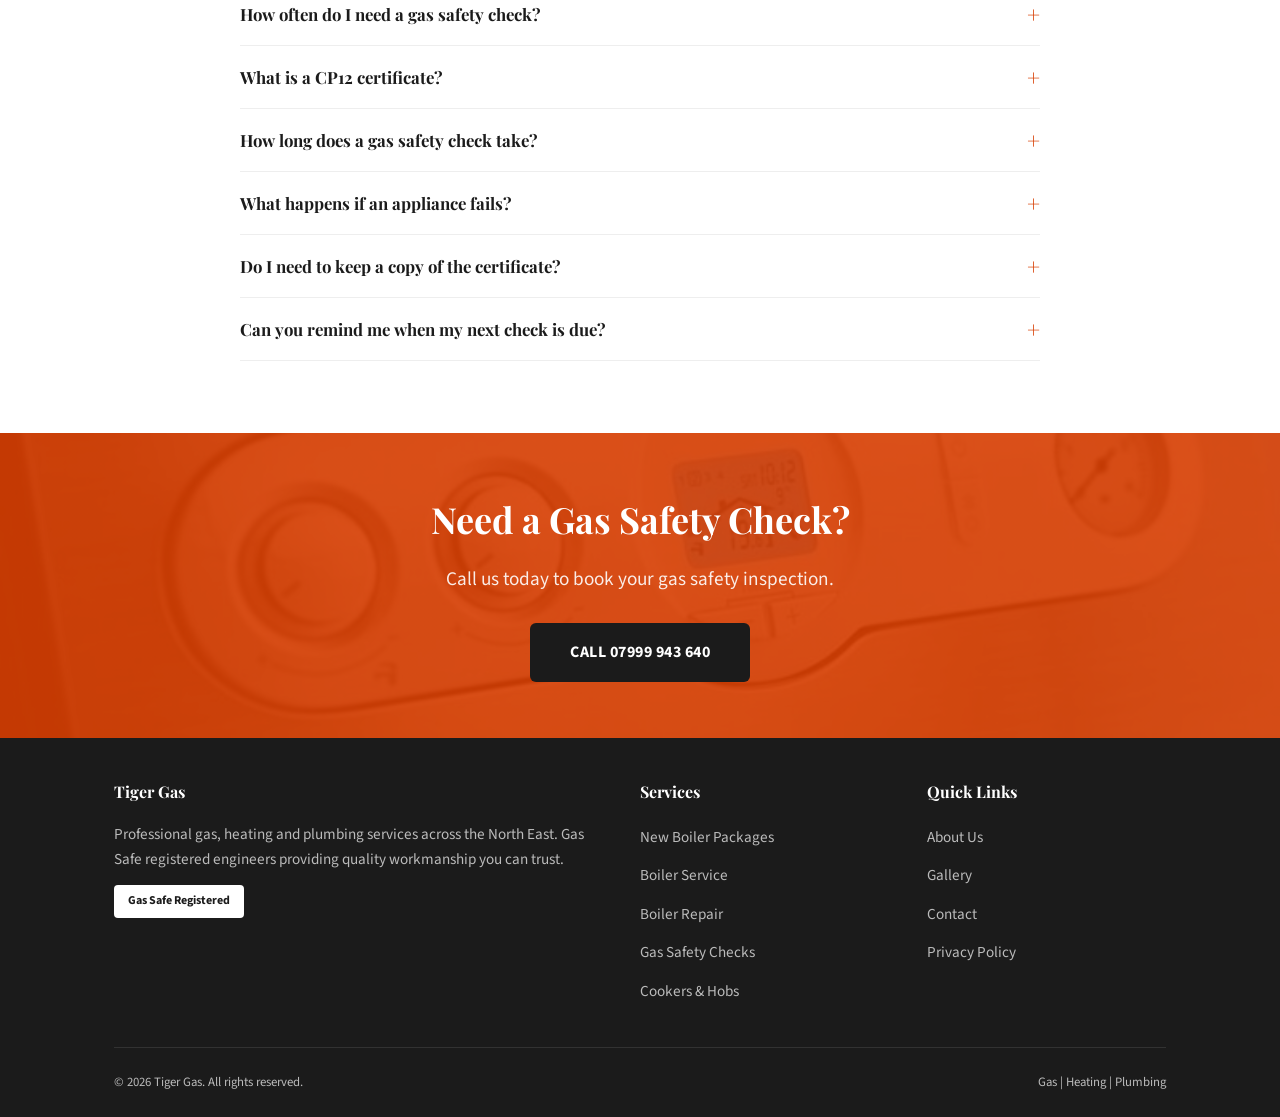
<file: gas-safety-checks.html>
<!DOCTYPE html>
<html lang="en">
<head>
  <meta charset="UTF-8">
  <link rel="icon" type="image/png" href="images/favicon.png">
  <meta name="viewport" content="width=device-width, initial-scale=1.0">
  <title>Gas Safety Checks | Tiger Gas</title>
  <meta name="description" content="Gas safety checks and CP12 certificates from Tiger Gas. Landlord gas safety inspections, competitive pricing, Gas Safe registered engineers.">
  <link rel="preconnect" href="https://fonts.googleapis.com">
  <link rel="preconnect" href="https://fonts.gstatic.com" crossorigin>
  <link href="https://fonts.googleapis.com/css2?family=Playfair+Display:wght@600;700;800&family=Source+Sans+3:wght@400;500;600;700&display=swap" rel="stylesheet" media="print" onload="this.media='all'">
  <noscript><link href="https://fonts.googleapis.com/css2?family=Playfair+Display:wght@600;700;800&family=Source+Sans+3:wght@400;500;600;700&display=swap" rel="stylesheet"></noscript>
  <link rel="stylesheet" href="style.css">
  <style>
    .gs-hero {
      background: url('images/gas-flame.webp') center/cover no-repeat;
      position: relative;
      padding: 100px 0;
      text-align: center;
      color: #fff;
    }
    .gs-hero::before {
      content: '';
      position: absolute;
      inset: 0;
      background: rgba(0,0,0,.6);
    }
    .gs-hero .container { position: relative; z-index: 1; }
    .gs-hero .label {
      text-transform: uppercase;
      font-size: .8rem;
      letter-spacing: 2px;
      color: rgba(255,255,255,.7);
      margin-bottom: 12px;
    }
    .gs-hero h1 {
      font-family: 'Playfair Display', serif;
      font-size: 2.5rem;
      font-weight: 800;
      margin-bottom: 16px;
    }
    .gs-hero h1 span { color: var(--orange); }

    .gs-intro {
      display: grid;
      grid-template-columns: 1fr 1fr;
      gap: 48px;
      align-items: center;
    }
    .gs-intro img {
      width: 100%;
      border-radius: 6px;
      box-shadow: 0 4px 16px rgba(0,0,0,.12);
    }
    .gs-intro ul {
      list-style: none;
      padding: 0;
    }
    .gs-intro ul li {
      padding: 8px 0;
      font-size: 1rem;
      color: #333;
      border-bottom: 1px solid #eee;
    }
    .gs-intro ul li::before {
      content: '\2022';
      color: var(--orange);
      font-weight: 700;
      margin-right: 10px;
    }

    .gs-cp12 {
      display: grid;
      grid-template-columns: 1fr 1fr;
      gap: 48px;
      align-items: center;
    }
    .gs-cp12 img {
      width: 100%;
      max-width: 550px;
      margin: 0 auto;
      display: block;
    }

    .pricing-cards {
      display: grid;
      grid-template-columns: repeat(3, 1fr);
      gap: 24px;
    }
    .pricing-card {
      background: #fff;
      border-radius: 6px;
      box-shadow: 0 2px 12px rgba(0,0,0,.08);
      text-align: center;
      padding: 36px 24px;
      border-top: 4px solid var(--orange);
      transition: transform .2s;
    }
    .pricing-card:hover { transform: translateY(-4px); }
    .pricing-card h3 {
      font-family: 'Playfair Display', serif;
      font-size: 1.2rem;
      color: var(--orange);
      margin-bottom: 12px;
    }
    .pricing-card .price {
      font-size: 2rem;
      font-weight: 700;
      color: var(--dark);
      margin-bottom: 16px;
    }
    .pricing-card ul {
      list-style: none;
      padding: 0;
      text-align: left;
    }
    .pricing-card ul li {
      padding: 6px 0;
      font-size: .9rem;
      color: #666;
    }
    .pricing-card ul li::before {
      content: '\2022';
      color: var(--orange);
      font-weight: 700;
      margin-right: 8px;
    }
    .pricing-card .btn-primary {
      margin-top: 20px;
      padding: 10px 24px;
      font-size: .85rem;
    }

    .failure-grid {
      display: grid;
      grid-template-columns: repeat(3, 1fr);
      gap: 24px;
    }
    .failure-card {
      background: #fff;
      border-radius: 6px;
      padding: 28px;
      box-shadow: 0 2px 8px rgba(0,0,0,.06);
    }
    .failure-card.danger { border-left: 4px solid #dc2626; }
    .failure-card.risk { border-left: 4px solid #f59e0b; }
    .failure-card.ncs { border-left: 4px solid #3b82f6; }
    .failure-card h4 { font-size: 1rem; margin-bottom: 8px; color: var(--dark); }
    .failure-card p { font-size: .9rem; color: #666; line-height: 1.6; }

    @media (max-width: 768px) {
      .gs-intro, .gs-cp12 { grid-template-columns: 1fr; }
      .pricing-cards, .failure-grid { grid-template-columns: 1fr; }
      .gs-hero h1 { font-size: 1.75rem; }
    }
  </style>
</head>
<body>

<!-- TOP BAR -->
<div class="topbar">
  24/7 CALL-OUTS AVAILABLE | <a href="tel:07999943640">Call 07999 943 640</a>
</div>

<!-- NAV -->
<nav>
  <div class="container">
    <div class="logo"><a href="index.html"><img src="images/logo.png" alt="Tiger Gas"></a></div>
    <button class="hamburger" onclick="document.querySelector('nav ul').classList.toggle('open')" aria-label="Menu">
      <span></span><span></span><span></span>
    </button>
    <ul>
      <li><a href="index.html">Home</a></li>
      <li><a href="about.html">About</a></li>
      <li class="has-dropdown"><a href="services.html">Services</a>
            <div class="dropdown">
              <a href="new-boiler-packages.html">New Boiler Packages</a>
              <a href="boiler-service.html">Boiler Service</a>
              <a href="boiler-repair.html">Boiler Repair</a>
              <a href="gas-safety-checks.html">Gas Safety Checks</a>
              <a href="cookers-and-hobs.html">Cookers &amp; Hobs</a>
              <a href="air-source-heat-pumps.html">Air Source Heat Pumps</a>
            </div>
          </li>
      <li><a href="gallery.html">Gallery</a></li>
      <li><a href="contact.html">Contact</a></li>
    </ul>
  </div>
</nav>

<main>

<!-- HERO WITH FLAME BACKGROUND -->
<section class="gs-hero">
  <div class="container">
    <p class="label">Landlord Gas Safety Check (CP12)</p>
    <h1>Gas Safety <span>Check</span></h1>
  </div>
</section>

<!-- INTRO WITH IMAGE -->
<section>
  <div class="container">
    <div class="gs-intro">
      <img loading="lazy" src="images/gas-landlord.jpg" alt="Gas safety inspection">
      <div>
        <h2 class="section-title" style="text-align:left;">Gas Safety Check</h2>
        <p style="color:#666; margin-bottom: 20px;">Gas safety checks and certification for landlords</p>
        <ul>
          <li>Local Engineer</li>
          <li>Low Prices</li>
          <li>Uphold Legal Requirement</li>
          <li>Service and Certify Your Appliances</li>
          <li>Gas Safe Qualified</li>
          <li>Annual Safety Check Reminder (if opted in)</li>
        </ul>
        <a href="contact.html" class="btn-primary" style="margin-top: 24px; display: inline-block;">Contact Tiger Gas</a>
      </div>
    </div>
  </div>
</section>

<!-- CP12 SECTION WITH CERTIFICATE IMAGE -->
<section class="alt">
  <div class="container">
    <h2 class="section-title">Gas Safety <span>Certificate</span></h2>
    <div class="gs-cp12" style="margin-top: 36px;">
      <div>
        <h3 style="font-family:'Playfair Display',serif; font-size:1.3rem; margin-bottom:16px; color:var(--dark);">CP12</h3>
        <p style="color:#666; line-height:1.8; margin-bottom:16px;">A landlord is responsible for maintaining the safety of gas appliances in a residential or commercial property.</p>
        <p style="color:#666; line-height:1.8; margin-bottom:16px;">A CP12 certificate must be earned. This is the legal requirement for every landlord. All services must be carried out for a Gas Safe engineer. Luckily everyone at Tiger Gas is registered under Gas Safe and we are more than qualified to check the safety of gas appliances in your property.</p>
        <p style="color:#666; line-height:1.8; margin-bottom:16px;">An annual gas safety check must be carried out by a Gas Safe engineer. At Tiger Gas we can notify you on every 12 months for all your properties and appliances.</p>
        <p style="color:#666; line-height:1.8;">A copy of the safety check must be kept for 2 years, then a copy must be sent to the existing tenant within 28 days of the dated certification, or a copy needs to be sent to the new tenant before they move in.</p>
      </div>
      <img loading="lazy" src="images/gas-certificate.webp" alt="Gas safety certificate CP12">
    </div>
  </div>
</section>

<!-- PRICING CARDS -->
<section>
  <div class="container">
    <h2 class="section-title">Prices</h2>
    <p class="section-subtitle">Competitive pricing for all gas safety services.</p>
    <div class="pricing-cards">
      <div class="pricing-card">
        <h3>Gas Safety Check</h3>
        <div class="price">&pound;60</div>
        <ul>
          <li>Legal Requirement</li>
          <li>Up to 2 appliances</li>
          <li>Gas fire &pound;15 extra</li>
        </ul>
        <a href="contact.html" class="btn-primary">Book Now</a>
      </div>
      <div class="pricing-card">
        <h3>Boiler Service</h3>
        <div class="price">&pound;70</div>
        <ul>
          <li>Legal Requirement</li>
          <li>Warranty Requirement</li>
        </ul>
        <a href="contact.html" class="btn-primary">Book Now</a>
      </div>
      <div class="pricing-card">
        <h3>Gas Check &amp; Boiler Service</h3>
        <div class="price">&pound;100</div>
        <ul>
          <li>Legal Requirement</li>
          <li>Recommended</li>
        </ul>
        <a href="contact.html" class="btn-primary">Book Now</a>
      </div>
    </div>
  </div>
</section>

<!-- FAILURE CATEGORIES -->
<section class="alt">
  <div class="container">
    <h2 class="section-title">Failure <span>Categories</span></h2>
    <p class="section-subtitle">If an appliance fails a gas safety check, it will be classified into one of the following categories.</p>
    <div class="failure-grid">
      <div class="failure-card danger">
        <h4>ID (Immediately Dangerous)</h4>
        <p>The appliance poses an immediate risk to life and must be disconnected straight away. The gas supply will be cut off.</p>
      </div>
      <div class="failure-card risk">
        <h4>AR (At Risk)</h4>
        <p>The appliance is not immediately dangerous but could become so. The gas supply is likely to be cut off. Urgent repair or replacement is required.</p>
      </div>
      <div class="failure-card ncs">
        <h4>NCS (Not Current Standards)</h4>
        <p>The appliance does not meet current installation standards but is not necessarily dangerous. Updates needed to meet modern safety standards.</p>
      </div>
    </div>
  </div>
</section>

<!-- FAQ -->
<section>
  <div class="container">
    <h2 class="section-title">Frequently Asked <span>Questions</span></h2>
    <div class="faq-section">
      <div class="faq-item">
        <button class="faq-question" onclick="this.parentElement.classList.toggle('open')">How often do I need a gas safety check?</button>
        <div class="faq-answer">
          <p>Landlords are legally required to have a gas safety check carried out every 12 months on all gas appliances in their rental properties. Homeowners are recommended to have an annual check for safety.</p>
        </div>
      </div>
      <div class="faq-item">
        <button class="faq-question" onclick="this.parentElement.classList.toggle('open')">What is a CP12 certificate?</button>
        <div class="faq-answer">
          <p>A CP12 is a landlord gas safety certificate. It confirms that all gas appliances, fittings and flues in a property have been checked and are safe to use. It must be carried out by a Gas Safe registered engineer.</p>
        </div>
      </div>
      <div class="faq-item">
        <button class="faq-question" onclick="this.parentElement.classList.toggle('open')">How long does a gas safety check take?</button>
        <div class="faq-answer">
          <p>A standard gas safety check typically takes around 30 to 60 minutes depending on the number of appliances in the property.</p>
        </div>
      </div>
      <div class="faq-item">
        <button class="faq-question" onclick="this.parentElement.classList.toggle('open')">What happens if an appliance fails?</button>
        <div class="faq-answer">
          <p>If an appliance fails, it will be classified as Immediately Dangerous (ID), At Risk (AR), or Not to Current Standards (NCS). Depending on the classification, the gas supply may need to be cut off and the appliance repaired or replaced before it can be used again.</p>
        </div>
      </div>
      <div class="faq-item">
        <button class="faq-question" onclick="this.parentElement.classList.toggle('open')">Do I need to keep a copy of the certificate?</button>
        <div class="faq-answer">
          <p>Yes. A copy of the safety check must be kept for 2 years. A copy must be sent to the existing tenant within 28 days of the dated certification, or a copy needs to be sent to the new tenant before they move in.</p>
        </div>
      </div>
      <div class="faq-item">
        <button class="faq-question" onclick="this.parentElement.classList.toggle('open')">Can you remind me when my next check is due?</button>
        <div class="faq-answer">
          <p>Yes. If you opt in, Tiger Gas can notify you every 12 months when your gas safety check is due for all your properties and appliances.</p>
        </div>
      </div>
    </div>
  </div>
</section>

<!-- CTA -->
<div class="cta-banner">
  <div class="container">
    <h2>Need a Gas Safety Check?</h2>
    <p>Call us today to book your gas safety inspection.</p>
    <a href="tel:07999943640" class="btn-dark">Call 07999 943 640</a>
  </div>
</div>

</main>

<!-- FOOTER -->
<footer>
  <div class="container">
    <div class="footer-grid">
      <div>
        <h4>Tiger Gas</h4>
        <p>Professional gas, heating and plumbing services across the North East. Gas Safe registered engineers providing quality workmanship you can trust.</p>
        <div class="gas-safe">Gas Safe Registered</div>
      </div>
      <div>
        <h4>Services</h4>
        <ul>
          <li><a href="new-boiler-packages.html">New Boiler Packages</a></li>
          <li><a href="boiler-service.html">Boiler Service</a></li>
          <li><a href="boiler-repair.html">Boiler Repair</a></li>
          <li><a href="gas-safety-checks.html">Gas Safety Checks</a></li>
          <li><a href="cookers-and-hobs.html">Cookers &amp; Hobs</a></li>
        </ul>
      </div>
      <div>
        <h4>Quick Links</h4>
        <ul>
          <li><a href="about.html">About Us</a></li>
                    <li><a href="gallery.html">Gallery</a></li>
      <li><a href="contact.html">Contact</a></li>
          <li><a href="privacy.html">Privacy Policy</a></li>
        </ul>
      </div>
    </div>
    <div class="footer-bottom">
      <span>&copy; 2026 Tiger Gas. All rights reserved.</span>
      <span>Gas | Heating | Plumbing</span>
    </div>
  </div>
</footer>

<script>
window.addEventListener("scroll",function(){document.querySelector("nav").classList.toggle("scrolled",window.scrollY>30)});
document.querySelectorAll("nav .has-dropdown > a").forEach(function(a){a.addEventListener("click",function(e){if(window.innerWidth<=768){e.preventDefault();this.parentElement.classList.toggle("open")}})});
</script>
</body>
</html>
</file>
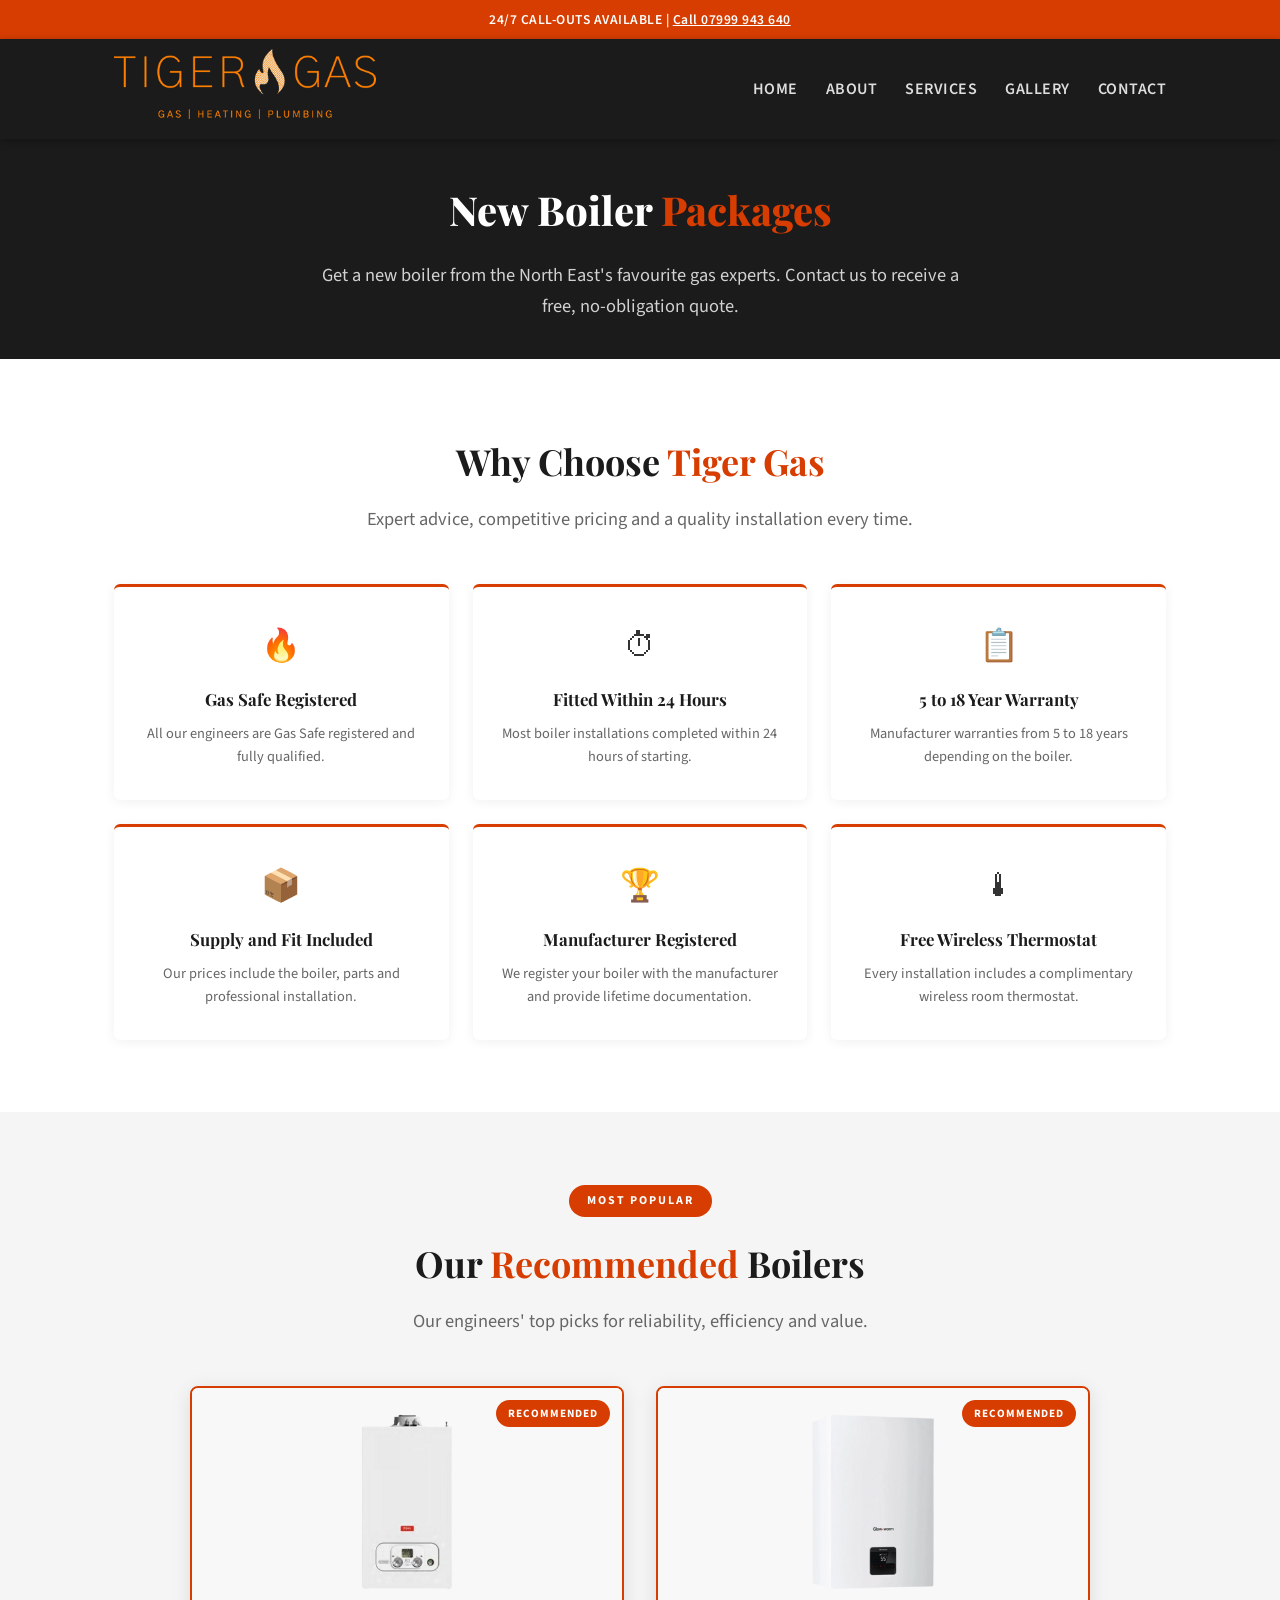
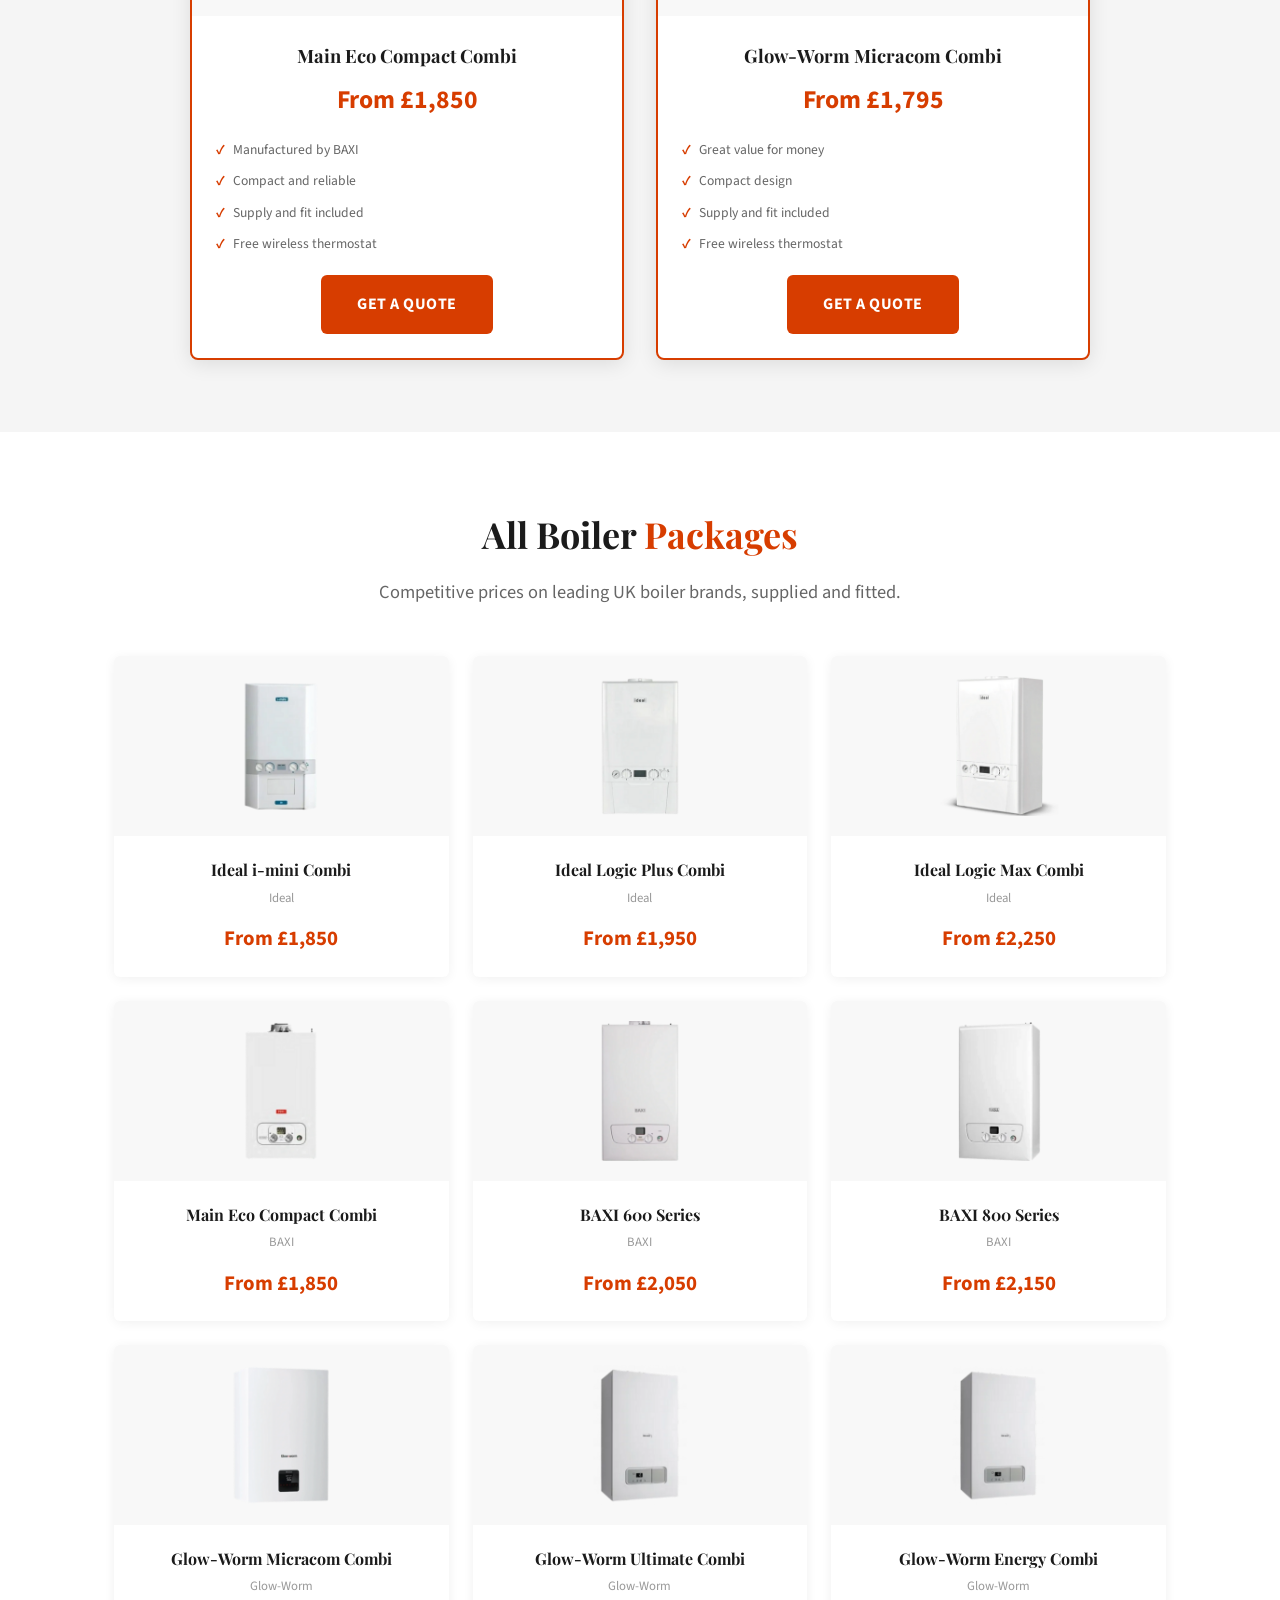
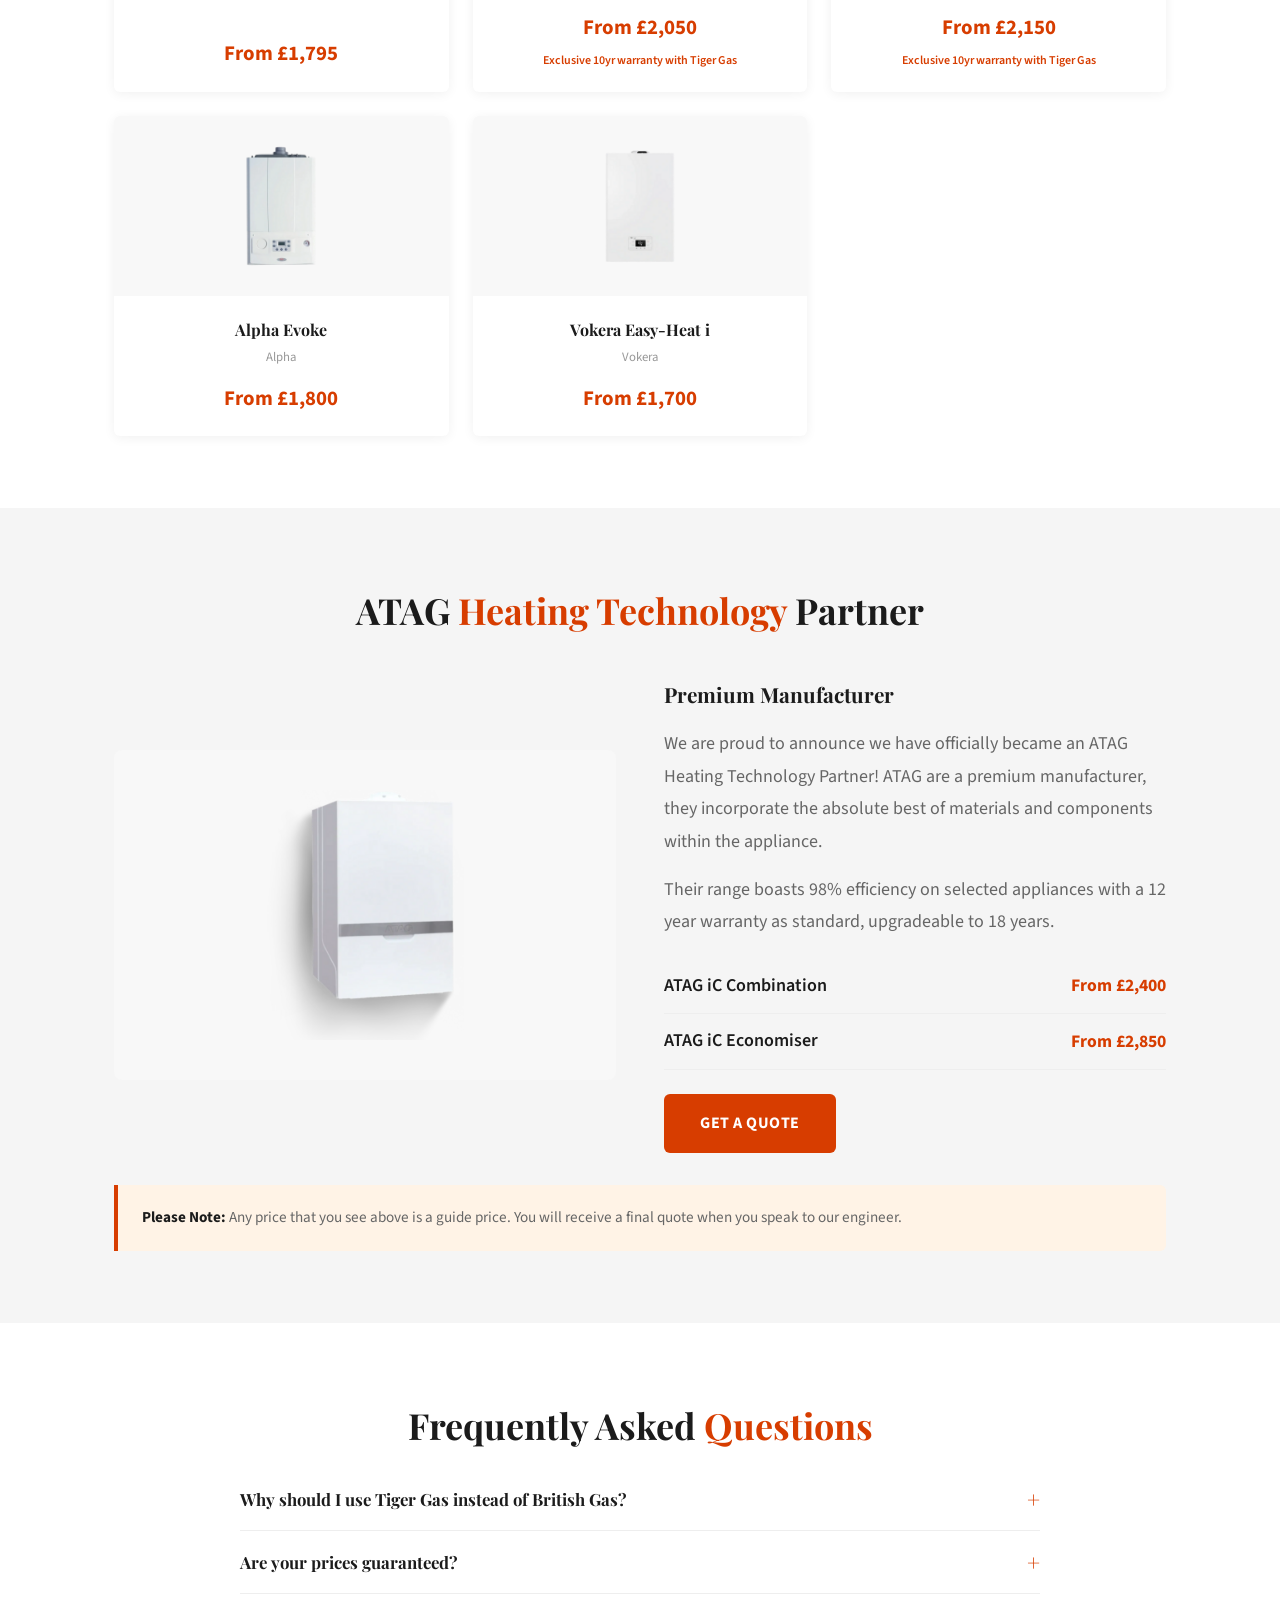
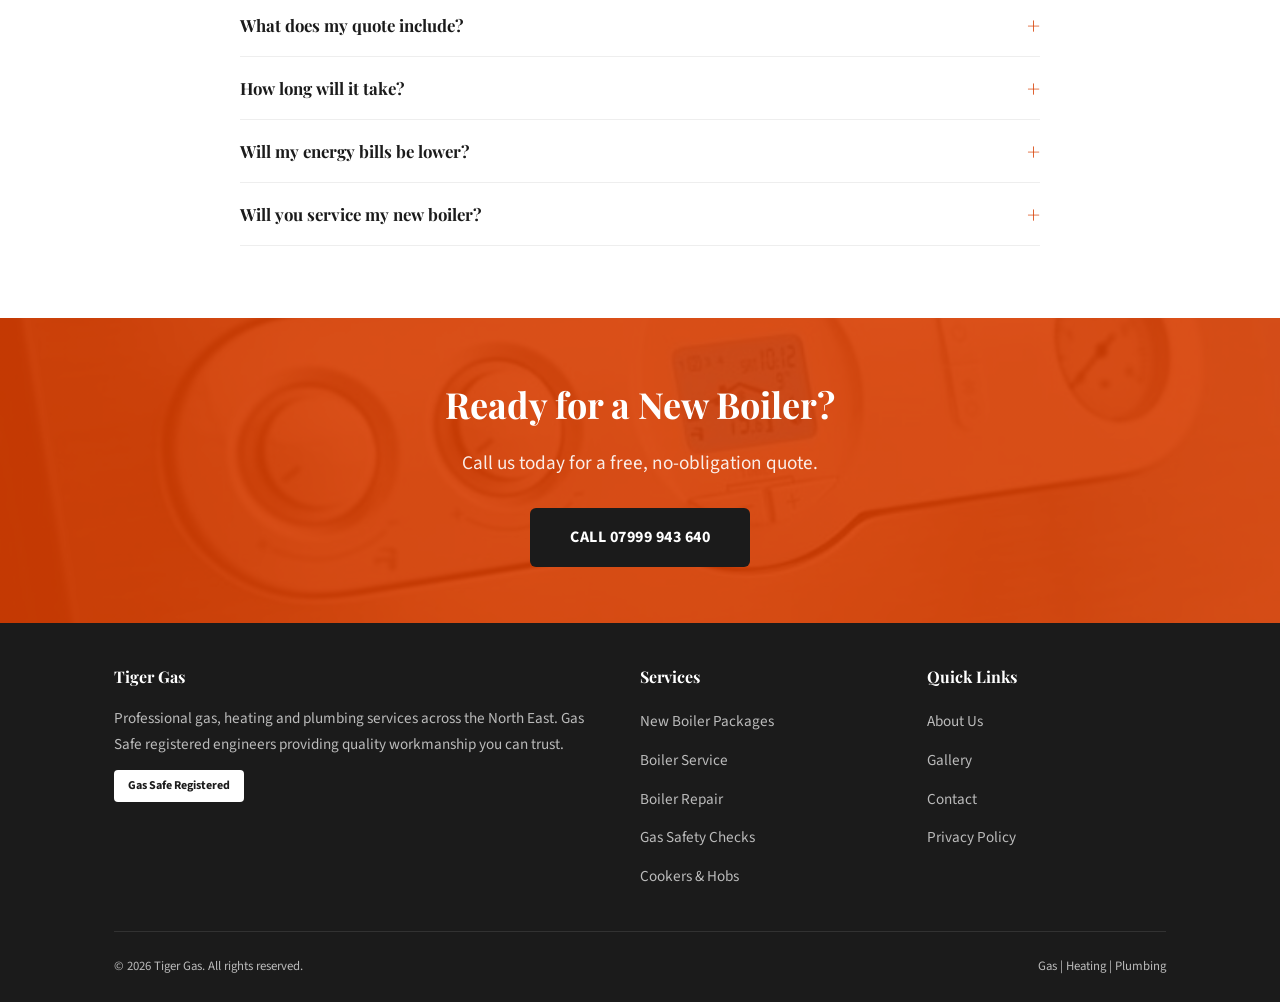
<file: new-boiler-packages.html>
<!DOCTYPE html>
<html lang="en">
<head>
  <meta charset="UTF-8">
  <link rel="icon" type="image/png" href="images/favicon.png">
  <meta name="viewport" content="width=device-width, initial-scale=1.0">
  <title>New Boiler Packages | Tiger Gas</title>
  <meta name="description" content="New boiler installation packages from Tiger Gas. Leading UK manufacturers, full warranties, competitive prices across the North East.">
  <link rel="preconnect" href="https://fonts.googleapis.com">
  <link rel="preconnect" href="https://fonts.gstatic.com" crossorigin>
  <link href="https://fonts.googleapis.com/css2?family=Playfair+Display:wght@600;700;800&family=Source+Sans+3:wght@400;500;600;700&display=swap" rel="stylesheet" media="print" onload="this.media='all'">
  <noscript><link href="https://fonts.googleapis.com/css2?family=Playfair+Display:wght@600;700;800&family=Source+Sans+3:wght@400;500;600;700&display=swap" rel="stylesheet"></noscript>
  <link rel="stylesheet" href="style.css">
  <style>
    /* FEATURE ICONS */
    .nbp-features {
      display: grid;
      grid-template-columns: repeat(3, 1fr);
      gap: 24px;
    }
    .nbp-feature {
      text-align: center;
      padding: 32px 20px;
      background: #fff;
      border-radius: 6px;
      box-shadow: 0 2px 12px rgba(0,0,0,.06);
      border-top: 3px solid var(--orange);
    }
    .nbp-feature .icon {
      font-size: 2rem;
      margin-bottom: 12px;
    }
    .nbp-feature h3 {
      font-family: 'Playfair Display', serif;
      font-size: 1.05rem;
      color: var(--dark);
      margin-bottom: 8px;
    }
    .nbp-feature p {
      font-size: .9rem;
      color: #666;
      line-height: 1.6;
    }

    /* MOST POPULAR */
    .popular-heading {
      text-align: center;
      margin-bottom: 36px;
    }
    .popular-heading .label {
      display: inline-block;
      background: var(--orange);
      color: #fff;
      font-size: .75rem;
      font-weight: 700;
      letter-spacing: 2px;
      text-transform: uppercase;
      padding: 6px 18px;
      border-radius: 30px;
      margin-bottom: 16px;
    }
    .popular-grid {
      display: grid;
      grid-template-columns: repeat(2, 1fr);
      gap: 32px;
      max-width: 900px;
      margin: 0 auto;
    }
    .popular-card {
      background: #fff;
      border-radius: 8px;
      box-shadow: 0 4px 20px rgba(0,0,0,.1);
      overflow: hidden;
      border: 2px solid var(--orange);
      position: relative;
      text-align: center;
      transition: transform .2s;
    }
    .popular-card:hover { transform: translateY(-4px); }
    .popular-card .badge {
      position: absolute;
      top: 12px;
      right: 12px;
      background: var(--orange);
      color: #fff;
      font-size: .7rem;
      font-weight: 700;
      letter-spacing: 1px;
      text-transform: uppercase;
      padding: 4px 12px;
      border-radius: 20px;
    }
    .popular-card .img-wrap {
      background: #f8f8f8;
      padding: 24px;
      display: flex;
      align-items: center;
      justify-content: center;
      min-height: 200px;
    }
    .popular-card .img-wrap img {
      max-height: 180px;
      width: auto;
      max-width: 100%;
    }
    .popular-card .info {
      padding: 24px;
    }
    .popular-card h3 {
      font-family: 'Playfair Display', serif;
      font-size: 1.15rem;
      color: var(--dark);
      margin-bottom: 8px;
    }
    .popular-card .price {
      font-size: 1.6rem;
      font-weight: 700;
      color: var(--orange);
      margin-bottom: 12px;
    }
    .popular-card .details {
      list-style: none;
      padding: 0;
      margin: 0 0 16px;
      text-align: left;
    }
    .popular-card .details li {
      font-size: .85rem;
      color: #666;
      padding: 4px 0;
    }
    .popular-card .details li::before {
      content: '\2713';
      color: var(--orange);
      font-weight: 700;
      margin-right: 8px;
    }

    /* ALL BOILERS GRID */
    .boiler-grid {
      display: grid;
      grid-template-columns: repeat(3, 1fr);
      gap: 24px;
    }
    .boiler-card {
      background: #fff;
      border-radius: 6px;
      box-shadow: 0 2px 12px rgba(0,0,0,.06);
      overflow: hidden;
      text-align: center;
      display: flex;
      flex-direction: column;
      transition: transform .2s;
    }
    .boiler-card:hover { transform: translateY(-3px); }
    .boiler-card .img-wrap {
      background: #f8f8f8;
      padding: 20px;
      display: flex;
      align-items: center;
      justify-content: center;
      min-height: 160px;
    }
    .boiler-card .img-wrap img {
      max-height: 140px;
      width: auto;
      max-width: 100%;
    }
    .boiler-card .info {
      padding: 20px;
      flex: 1;
      display: flex;
      flex-direction: column;
    }
    .boiler-card h3 {
      font-family: 'Playfair Display', serif;
      font-size: 1rem;
      color: var(--dark);
      margin-bottom: 4px;
    }
    .boiler-card .brand {
      font-size: .8rem;
      color: #999;
      margin-bottom: 12px;
    }
    .boiler-card .price {
      font-size: 1.3rem;
      font-weight: 700;
      color: var(--orange);
      margin-top: auto;
    }
    .boiler-card .note {
      display: block;
      font-size: .75rem;
      color: var(--orange);
      font-weight: 600;
      margin-top: 6px;
    }

    /* ATAG SECTION */
    .atag-partner {
      display: grid;
      grid-template-columns: 1fr 1fr;
      gap: 48px;
      align-items: center;
    }
    .atag-partner .img-wrap {
      background: #f8f8f8;
      border-radius: 8px;
      padding: 40px;
      display: flex;
      align-items: center;
      justify-content: center;
    }
    .atag-partner .img-wrap img {
      max-height: 250px;
      width: auto;
      max-width: 100%;
    }
    .atag-partner h3 {
      font-family: 'Playfair Display', serif;
      font-size: 1.3rem;
      color: var(--dark);
      margin-bottom: 16px;
    }
    .atag-partner p {
      color: #666;
      line-height: 1.8;
      margin-bottom: 16px;
    }
    .atag-models {
      margin-top: 20px;
    }
    .atag-model {
      display: flex;
      justify-content: space-between;
      align-items: center;
      padding: 12px 0;
      border-bottom: 1px solid #eee;
    }
    .atag-model .name {
      font-weight: 600;
      color: var(--dark);
    }
    .atag-model .price {
      font-weight: 700;
      color: var(--orange);
      font-size: 1.1rem;
    }

    /* CALLOUT */
    .price-note {
      background: #fff3e6;
      border-left: 4px solid var(--orange);
      padding: 20px 24px;
      border-radius: 0 6px 6px 0;
      margin-top: 32px;
      color: #666;
      font-size: .95rem;
    }
    .price-note strong { color: var(--dark); }

    @media (max-width: 768px) {
      .nbp-features { grid-template-columns: 1fr; }
      .popular-grid { grid-template-columns: 1fr; }
      .boiler-grid { grid-template-columns: 1fr 1fr; }
      .atag-partner { grid-template-columns: 1fr; }
    }
    @media (max-width: 480px) {
      .boiler-grid { grid-template-columns: 1fr; }
    }
  </style>
</head>
<body>

<!-- TOP BAR -->
<div class="topbar">
  24/7 CALL-OUTS AVAILABLE | <a href="tel:07999943640">Call 07999 943 640</a>
</div>

<!-- NAV -->
<nav>
  <div class="container">
    <div class="logo"><a href="index.html"><img src="images/logo.png" alt="Tiger Gas"></a></div>
    <button class="hamburger" onclick="document.querySelector('nav ul').classList.toggle('open')" aria-label="Menu">
      <span></span><span></span><span></span>
    </button>
    <ul>
      <li><a href="index.html">Home</a></li>
      <li><a href="about.html">About</a></li>
      <li class="has-dropdown"><a href="services.html">Services</a>
            <div class="dropdown">
              <a href="new-boiler-packages.html">New Boiler Packages</a>
              <a href="boiler-service.html">Boiler Service</a>
              <a href="boiler-repair.html">Boiler Repair</a>
              <a href="gas-safety-checks.html">Gas Safety Checks</a>
              <a href="cookers-and-hobs.html">Cookers &amp; Hobs</a>
              <a href="air-source-heat-pumps.html">Air Source Heat Pumps</a>
            </div>
          </li>
      <li><a href="gallery.html">Gallery</a></li>
      <li><a href="contact.html">Contact</a></li>
    </ul>
  </div>
</nav>

<main>

<!-- PAGE HERO -->
<section class="page-hero">
  <div class="container">
    <h1>New Boiler <span>Packages</span></h1>
    <p>Get a new boiler from the North East's favourite gas experts. Contact us to receive a free, no-obligation quote.</p>
  </div>
</section>

<!-- WHY CHOOSE US -->
<section>
  <div class="container">
    <h2 class="section-title">Why Choose <span>Tiger Gas</span></h2>
    <p class="section-subtitle">Expert advice, competitive pricing and a quality installation every time.</p>
    <div class="nbp-features">
      <div class="nbp-feature">
        <div class="icon">&#128293;</div>
        <h3>Gas Safe Registered</h3>
        <p>All our engineers are Gas Safe registered and fully qualified.</p>
      </div>
      <div class="nbp-feature">
        <div class="icon">&#9201;</div>
        <h3>Fitted Within 24 Hours</h3>
        <p>Most boiler installations completed within 24 hours of starting.</p>
      </div>
      <div class="nbp-feature">
        <div class="icon">&#128203;</div>
        <h3>5 to 18 Year Warranty</h3>
        <p>Manufacturer warranties from 5 to 18 years depending on the boiler.</p>
      </div>
      <div class="nbp-feature">
        <div class="icon">&#128230;</div>
        <h3>Supply and Fit Included</h3>
        <p>Our prices include the boiler, parts and professional installation.</p>
      </div>
      <div class="nbp-feature">
        <div class="icon">&#127942;</div>
        <h3>Manufacturer Registered</h3>
        <p>We register your boiler with the manufacturer and provide lifetime documentation.</p>
      </div>
      <div class="nbp-feature">
        <div class="icon">&#127777;</div>
        <h3>Free Wireless Thermostat</h3>
        <p>Every installation includes a complimentary wireless room thermostat.</p>
      </div>
    </div>
  </div>
</section>

<!-- MOST POPULAR -->
<section class="alt">
  <div class="container">
    <div class="popular-heading">
      <div class="label">Most Popular</div>
      <h2 class="section-title">Our <span>Recommended</span> Boilers</h2>
      <p class="section-subtitle">Our engineers' top picks for reliability, efficiency and value.</p>
    </div>
    <div class="popular-grid">
      <div class="popular-card">
        <div class="badge">Recommended</div>
        <div class="img-wrap">
          <img loading="lazy" src="images/boiler-main-eco.png" alt="Main Eco Compact Combi">
        </div>
        <div class="info">
          <h3>Main Eco Compact Combi</h3>
          <div class="price">From &pound;1,850</div>
          <ul class="details">
            <li>Manufactured by BAXI</li>
            <li>Compact and reliable</li>
            <li>Supply and fit included</li>
            <li>Free wireless thermostat</li>
          </ul>
          <a href="contact.html" class="btn-primary">Get a Quote</a>
        </div>
      </div>
      <div class="popular-card">
        <div class="badge">Recommended</div>
        <div class="img-wrap">
          <img loading="lazy" src="images/boiler-glowworm-micracom.png" alt="Glow-Worm Micracom Combi">
        </div>
        <div class="info">
          <h3>Glow-Worm Micracom Combi</h3>
          <div class="price">From &pound;1,795</div>
          <ul class="details">
            <li>Great value for money</li>
            <li>Compact design</li>
            <li>Supply and fit included</li>
            <li>Free wireless thermostat</li>
          </ul>
          <a href="contact.html" class="btn-primary">Get a Quote</a>
        </div>
      </div>
    </div>
  </div>
</section>

<!-- ALL BOILERS -->
<section>
  <div class="container">
    <h2 class="section-title">All Boiler <span>Packages</span></h2>
    <p class="section-subtitle">Competitive prices on leading UK boiler brands, supplied and fitted.</p>
    <div class="boiler-grid">
      <div class="boiler-card">
        <div class="img-wrap">
          <img loading="lazy" src="images/boiler-ideal-mini.png" alt="Ideal i-mini Combi">
        </div>
        <div class="info">
          <h3>Ideal i-mini Combi</h3>
          <div class="brand">Ideal</div>
          <div class="price">From &pound;1,850</div>
        </div>
      </div>
      <div class="boiler-card">
        <div class="img-wrap">
          <img loading="lazy" src="images/boiler-ideal-logic-plus.png" alt="Ideal Logic Plus Combi">
        </div>
        <div class="info">
          <h3>Ideal Logic Plus Combi</h3>
          <div class="brand">Ideal</div>
          <div class="price">From &pound;1,950</div>
        </div>
      </div>
      <div class="boiler-card">
        <div class="img-wrap">
          <img loading="lazy" src="images/boiler-ideal-logic-max.png" alt="Ideal Logic Max Combi">
        </div>
        <div class="info">
          <h3>Ideal Logic Max Combi</h3>
          <div class="brand">Ideal</div>
          <div class="price">From &pound;2,250</div>
        </div>
      </div>
      <div class="boiler-card">
        <div class="img-wrap">
          <img loading="lazy" src="images/boiler-main-eco.png" alt="Main Eco Compact Combi">
        </div>
        <div class="info">
          <h3>Main Eco Compact Combi</h3>
          <div class="brand">BAXI</div>
          <div class="price">From &pound;1,850</div>
        </div>
      </div>
      <div class="boiler-card">
        <div class="img-wrap">
          <img loading="lazy" src="images/boiler-baxi-600.png" alt="BAXI 600 Series">
        </div>
        <div class="info">
          <h3>BAXI 600 Series</h3>
          <div class="brand">BAXI</div>
          <div class="price">From &pound;2,050</div>
        </div>
      </div>
      <div class="boiler-card">
        <div class="img-wrap">
          <img loading="lazy" src="images/boiler-baxi-800.png" alt="BAXI 800 Series">
        </div>
        <div class="info">
          <h3>BAXI 800 Series</h3>
          <div class="brand">BAXI</div>
          <div class="price">From &pound;2,150</div>
        </div>
      </div>
      <div class="boiler-card">
        <div class="img-wrap">
          <img loading="lazy" src="images/boiler-glowworm-micracom.png" alt="Glow-Worm Micracom Combi">
        </div>
        <div class="info">
          <h3>Glow-Worm Micracom Combi</h3>
          <div class="brand">Glow-Worm</div>
          <div class="price">From &pound;1,795</div>
        </div>
      </div>
      <div class="boiler-card">
        <div class="img-wrap">
          <img loading="lazy" src="images/boiler-glowworm-ultimate.png" alt="Glow-Worm Ultimate Combi">
        </div>
        <div class="info">
          <h3>Glow-Worm Ultimate Combi</h3>
          <div class="brand">Glow-Worm</div>
          <div class="price">From &pound;2,050</div>
          <span class="note">Exclusive 10yr warranty with Tiger Gas</span>
        </div>
      </div>
      <div class="boiler-card">
        <div class="img-wrap">
          <img loading="lazy" src="images/boiler-glowworm-energy.png" alt="Glow-Worm Energy Combi">
        </div>
        <div class="info">
          <h3>Glow-Worm Energy Combi</h3>
          <div class="brand">Glow-Worm</div>
          <div class="price">From &pound;2,150</div>
          <span class="note">Exclusive 10yr warranty with Tiger Gas</span>
        </div>
      </div>
      <div class="boiler-card">
        <div class="img-wrap">
          <img loading="lazy" src="images/boiler-alpha-evoke.png" alt="Alpha Evoke">
        </div>
        <div class="info">
          <h3>Alpha Evoke</h3>
          <div class="brand">Alpha</div>
          <div class="price">From &pound;1,800</div>
        </div>
      </div>
      <div class="boiler-card">
        <div class="img-wrap">
          <img loading="lazy" src="images/boiler-vokera.png" alt="Vokera Easy-Heat i">
        </div>
        <div class="info">
          <h3>Vokera Easy-Heat i</h3>
          <div class="brand">Vokera</div>
          <div class="price">From &pound;1,700</div>
        </div>
      </div>
    </div>
  </div>
</section>

<!-- ATAG PARTNER -->
<section class="alt">
  <div class="container">
    <h2 class="section-title">ATAG <span>Heating Technology</span> Partner</h2>
    <div class="atag-partner" style="margin-top: 36px;">
      <div class="img-wrap">
        <img loading="lazy" src="images/boiler-atag.png" alt="ATAG Boiler">
      </div>
      <div>
        <h3>Premium Manufacturer</h3>
        <p>We are proud to announce we have officially became an ATAG Heating Technology Partner! ATAG are a premium manufacturer, they incorporate the absolute best of materials and components within the appliance.</p>
        <p>Their range boasts 98% efficiency on selected appliances with a 12 year warranty as standard, upgradeable to 18 years.</p>
        <div class="atag-models">
          <div class="atag-model">
            <span class="name">ATAG iC Combination</span>
            <span class="price">From &pound;2,400</span>
          </div>
          <div class="atag-model">
            <span class="name">ATAG iC Economiser</span>
            <span class="price">From &pound;2,850</span>
          </div>
        </div>
        <a href="contact.html" class="btn-primary" style="margin-top: 24px; display: inline-block;">Get a Quote</a>
      </div>
    </div>

    <div class="price-note">
      <p><strong>Please Note:</strong> Any price that you see above is a guide price. You will receive a final quote when you speak to our engineer.</p>
    </div>
  </div>
</section>

<!-- FAQ -->
<section>
  <div class="container">
    <h2 class="section-title">Frequently Asked <span>Questions</span></h2>
    <div class="faq-section">
      <div class="faq-item">
        <button class="faq-question" onclick="this.parentElement.classList.toggle('open')">Why should I use Tiger Gas instead of British Gas?</button>
        <div class="faq-answer">
          <p>British Gas is the largest energy and home service provider in the UK. You will pay significantly higher prices with them. You can rely on us to provide lower prices with a more tailored approach.</p>
        </div>
      </div>
      <div class="faq-item">
        <button class="faq-question" onclick="this.parentElement.classList.toggle('open')">Are your prices guaranteed?</button>
        <div class="faq-answer">
          <p>We can assure you, the prices you are quoted will be the one that needs to be paid.</p>
        </div>
      </div>
      <div class="faq-item">
        <button class="faq-question" onclick="this.parentElement.classList.toggle('open')">What does my quote include?</button>
        <div class="faq-answer">
          <p>The quote you receive will be for the boiler and fitting. There will be no other fee you need to pay.</p>
        </div>
      </div>
      <div class="faq-item">
        <button class="faq-question" onclick="this.parentElement.classList.toggle('open')">How long will it take?</button>
        <div class="faq-answer">
          <p>A boiler replacement will take up to 9 hours. On occasion it may take a further day.</p>
        </div>
      </div>
      <div class="faq-item">
        <button class="faq-question" onclick="this.parentElement.classList.toggle('open')">Will my energy bills be lower?</button>
        <div class="faq-answer">
          <p>Yes. You could be saving &pound;600+ on your energy bill.</p>
        </div>
      </div>
      <div class="faq-item">
        <button class="faq-question" onclick="this.parentElement.classList.toggle('open')">Will you service my new boiler?</button>
        <div class="faq-answer">
          <p>Tiger Gas recommends you keep your boiler serviced through us. We offer prices lower than British Gas and Homeserve.</p>
        </div>
      </div>
    </div>
  </div>
</section>

<!-- CTA -->
<div class="cta-banner">
  <div class="container">
    <h2>Ready for a New Boiler?</h2>
    <p>Call us today for a free, no-obligation quote.</p>
    <a href="tel:07999943640" class="btn-dark">Call 07999 943 640</a>
  </div>
</div>

</main>

<!-- FOOTER -->
<footer>
  <div class="container">
    <div class="footer-grid">
      <div>
        <h4>Tiger Gas</h4>
        <p>Professional gas, heating and plumbing services across the North East. Gas Safe registered engineers providing quality workmanship you can trust.</p>
        <div class="gas-safe">Gas Safe Registered</div>
      </div>
      <div>
        <h4>Services</h4>
        <ul>
          <li><a href="new-boiler-packages.html">New Boiler Packages</a></li>
          <li><a href="boiler-service.html">Boiler Service</a></li>
          <li><a href="boiler-repair.html">Boiler Repair</a></li>
          <li><a href="gas-safety-checks.html">Gas Safety Checks</a></li>
          <li><a href="cookers-and-hobs.html">Cookers &amp; Hobs</a></li>
        </ul>
      </div>
      <div>
        <h4>Quick Links</h4>
        <ul>
          <li><a href="about.html">About Us</a></li>
                    <li><a href="gallery.html">Gallery</a></li>
      <li><a href="contact.html">Contact</a></li>
          <li><a href="privacy.html">Privacy Policy</a></li>
        </ul>
      </div>
    </div>
    <div class="footer-bottom">
      <span>&copy; 2026 Tiger Gas. All rights reserved.</span>
      <span>Gas | Heating | Plumbing</span>
    </div>
  </div>
</footer>

<script>
window.addEventListener("scroll",function(){document.querySelector("nav").classList.toggle("scrolled",window.scrollY>30)});
document.querySelectorAll("nav .has-dropdown > a").forEach(function(a){a.addEventListener("click",function(e){if(window.innerWidth<=768){e.preventDefault();this.parentElement.classList.toggle("open")}})});
</script>
</body>
</html>
</file>
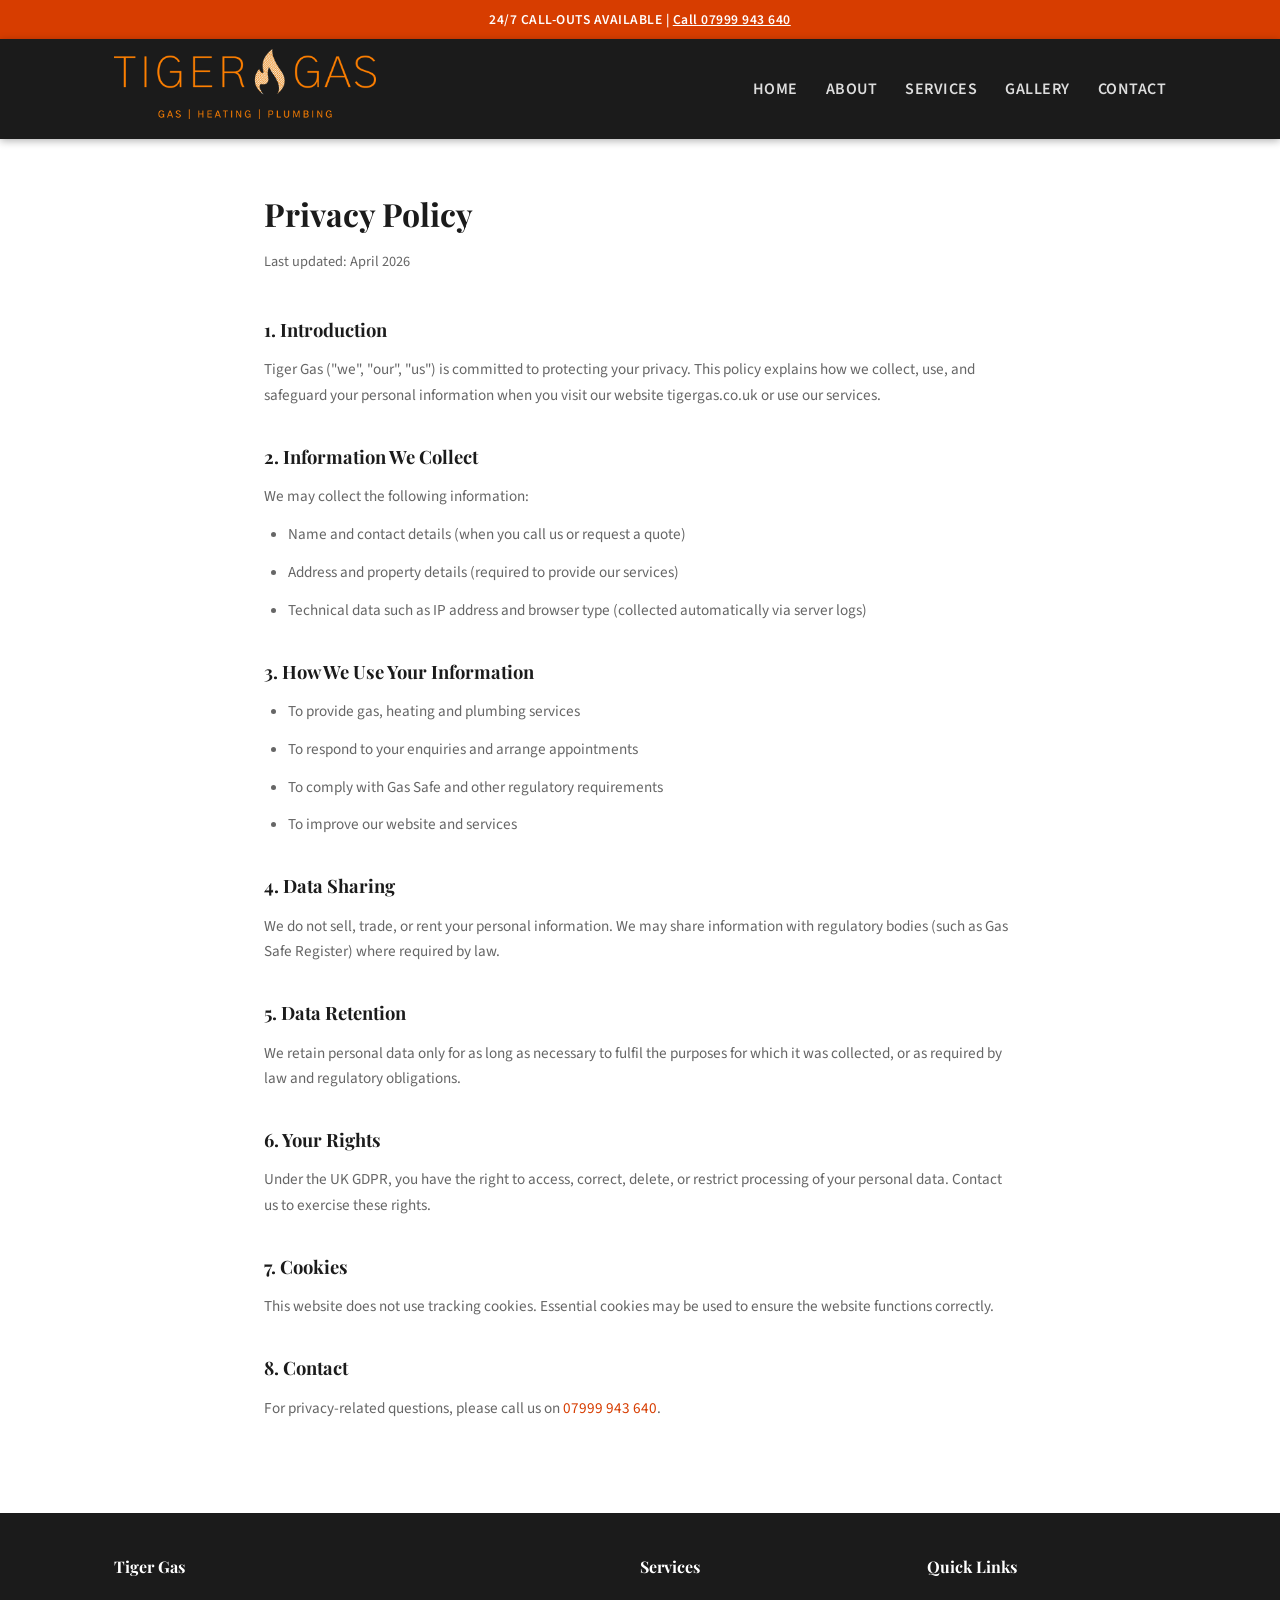
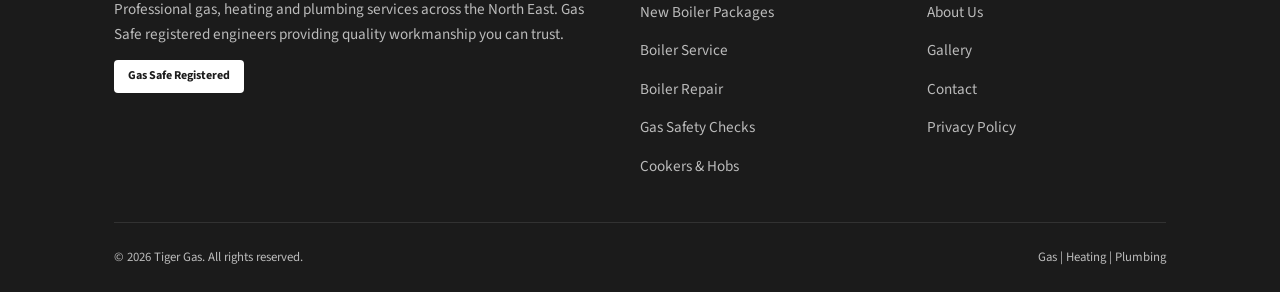
<file: privacy.html>
<!DOCTYPE html>
<html lang="en">
<head>
  <meta charset="UTF-8">
  <link rel="icon" type="image/png" href="images/favicon.png">
  <meta name="viewport" content="width=device-width, initial-scale=1.0">
  <title>Privacy Policy | Tiger Gas</title>
  <meta name="description" content="Tiger Gas privacy policy. How we collect, use and safeguard your personal information.">
  <link rel="preconnect" href="https://fonts.googleapis.com">
  <link rel="preconnect" href="https://fonts.gstatic.com" crossorigin>
  <link href="https://fonts.googleapis.com/css2?family=Playfair+Display:wght@600;700;800&family=Source+Sans+3:wght@400;500;600;700&display=swap" rel="stylesheet" media="print" onload="this.media='all'">
  <noscript><link href="https://fonts.googleapis.com/css2?family=Playfair+Display:wght@600;700;800&family=Source+Sans+3:wght@400;500;600;700&display=swap" rel="stylesheet"></noscript>
  <link rel="stylesheet" href="style.css">
  <style>
    .privacy-content { max-width: 800px; margin: 0 auto; padding: 48px 24px 80px; }
    .privacy-content h1 { font-size: 2rem; color: var(--dark); margin-bottom: 8px; }
    .privacy-content .updated { color: var(--text-light); font-size: .9rem; margin-bottom: 40px; }
    .privacy-content h2 { font-size: 1.15rem; color: var(--dark); margin: 32px 0 12px; }
    .privacy-content p, .privacy-content li { color: var(--text-light); margin-bottom: 12px; font-size: .95rem; }
    .privacy-content ul { padding-left: 24px; list-style: disc; }
  </style>
</head>
<body>

<!-- TOP BAR -->
<div class="topbar">
  24/7 CALL-OUTS AVAILABLE | <a href="tel:07999943640">Call 07999 943 640</a>
</div>

<!-- NAV -->
<nav>
  <div class="container">
    <div class="logo"><a href="index.html"><img src="images/logo.png" alt="Tiger Gas"></a></div>
    <button class="hamburger" onclick="document.querySelector('nav ul').classList.toggle('open')" aria-label="Menu">
      <span></span><span></span><span></span>
    </button>
    <ul>
      <li><a href="index.html">Home</a></li>
      <li><a href="about.html">About</a></li>
      <li class="has-dropdown"><a href="services.html">Services</a>
            <div class="dropdown">
              <a href="new-boiler-packages.html">New Boiler Packages</a>
              <a href="boiler-service.html">Boiler Service</a>
              <a href="boiler-repair.html">Boiler Repair</a>
              <a href="gas-safety-checks.html">Gas Safety Checks</a>
              <a href="cookers-and-hobs.html">Cookers &amp; Hobs</a>
              <a href="air-source-heat-pumps.html">Air Source Heat Pumps</a>
            </div>
          </li>
      <li><a href="gallery.html">Gallery</a></li>
      <li><a href="contact.html">Contact</a></li>
    </ul>
  </div>
</nav>

<main>

<div class="privacy-content">
  <h1>Privacy Policy</h1>
  <p class="updated">Last updated: April 2026</p>

  <h2>1. Introduction</h2>
  <p>Tiger Gas ("we", "our", "us") is committed to protecting your privacy. This policy explains how we collect, use, and safeguard your personal information when you visit our website tigergas.co.uk or use our services.</p>

  <h2>2. Information We Collect</h2>
  <p>We may collect the following information:</p>
  <ul>
    <li>Name and contact details (when you call us or request a quote)</li>
    <li>Address and property details (required to provide our services)</li>
    <li>Technical data such as IP address and browser type (collected automatically via server logs)</li>
  </ul>

  <h2>3. How We Use Your Information</h2>
  <ul>
    <li>To provide gas, heating and plumbing services</li>
    <li>To respond to your enquiries and arrange appointments</li>
    <li>To comply with Gas Safe and other regulatory requirements</li>
    <li>To improve our website and services</li>
  </ul>

  <h2>4. Data Sharing</h2>
  <p>We do not sell, trade, or rent your personal information. We may share information with regulatory bodies (such as Gas Safe Register) where required by law.</p>

  <h2>5. Data Retention</h2>
  <p>We retain personal data only for as long as necessary to fulfil the purposes for which it was collected, or as required by law and regulatory obligations.</p>

  <h2>6. Your Rights</h2>
  <p>Under the UK GDPR, you have the right to access, correct, delete, or restrict processing of your personal data. Contact us to exercise these rights.</p>

  <h2>7. Cookies</h2>
  <p>This website does not use tracking cookies. Essential cookies may be used to ensure the website functions correctly.</p>

  <h2>8. Contact</h2>
  <p>For privacy-related questions, please call us on <a href="tel:07999943640">07999 943 640</a>.</p>
</div>

</main>

<!-- FOOTER -->
<footer>
  <div class="container">
    <div class="footer-grid">
      <div>
        <h4>Tiger Gas</h4>
        <p>Professional gas, heating and plumbing services across the North East. Gas Safe registered engineers providing quality workmanship you can trust.</p>
        <div class="gas-safe">Gas Safe Registered</div>
      </div>
      <div>
        <h4>Services</h4>
        <ul>
          <li><a href="new-boiler-packages.html">New Boiler Packages</a></li>
          <li><a href="boiler-service.html">Boiler Service</a></li>
          <li><a href="boiler-repair.html">Boiler Repair</a></li>
          <li><a href="gas-safety-checks.html">Gas Safety Checks</a></li>
          <li><a href="cookers-and-hobs.html">Cookers &amp; Hobs</a></li>
        </ul>
      </div>
      <div>
        <h4>Quick Links</h4>
        <ul>
          <li><a href="about.html">About Us</a></li>
                    <li><a href="gallery.html">Gallery</a></li>
      <li><a href="contact.html">Contact</a></li>
          <li><a href="privacy.html">Privacy Policy</a></li>
        </ul>
      </div>
    </div>
    <div class="footer-bottom">
      <span>&copy; 2026 Tiger Gas. All rights reserved.</span>
      <span>Gas | Heating | Plumbing</span>
    </div>
  </div>
</footer>

<script>
window.addEventListener("scroll",function(){document.querySelector("nav").classList.toggle("scrolled",window.scrollY>30)});
document.querySelectorAll("nav .has-dropdown > a").forEach(function(a){a.addEventListener("click",function(e){if(window.innerWidth<=768){e.preventDefault();this.parentElement.classList.toggle("open")}})});
</script>
</body>
</html>
</file>
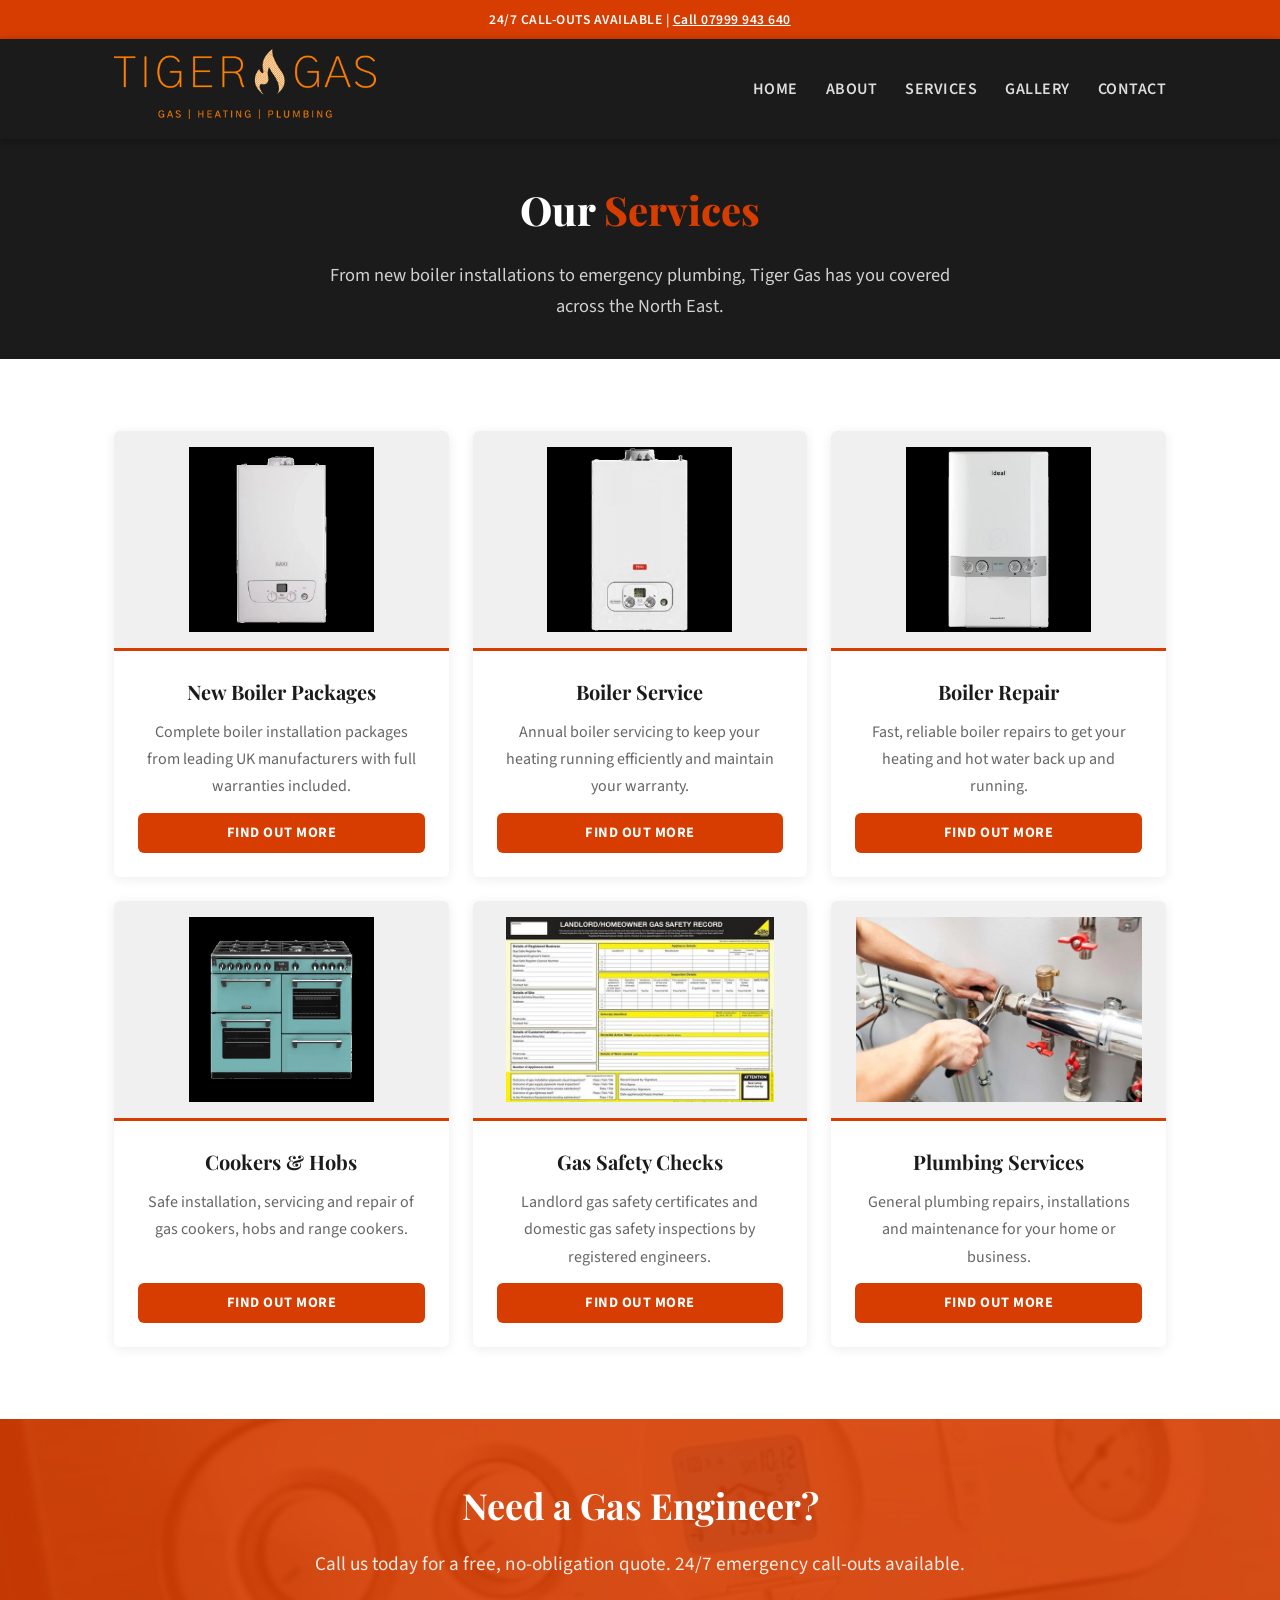
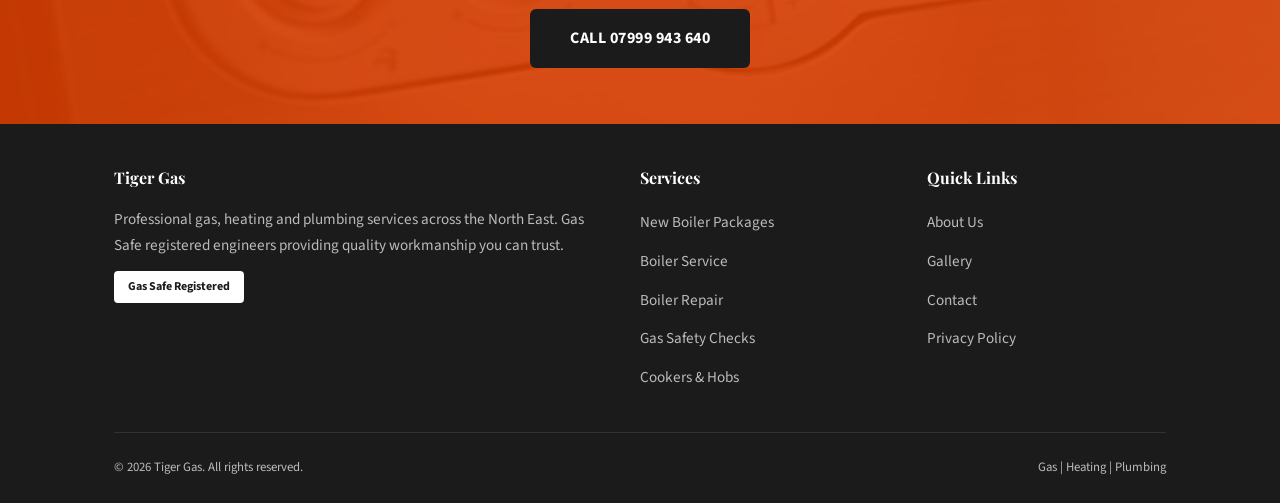
<file: services.html>
<!DOCTYPE html>
<html lang="en">
<head>
  <meta charset="UTF-8">
  <link rel="icon" type="image/png" href="images/favicon.png">
  <meta name="viewport" content="width=device-width, initial-scale=1.0">
  <title>Our Services | Tiger Gas</title>
  <meta name="description" content="Tiger Gas services: new boiler installations, boiler servicing, boiler repair, gas cookers, gas safety checks and plumbing across the North East.">
  <link rel="preconnect" href="https://fonts.googleapis.com">
  <link rel="preconnect" href="https://fonts.gstatic.com" crossorigin>
  <link href="https://fonts.googleapis.com/css2?family=Playfair+Display:wght@600;700;800&family=Source+Sans+3:wght@400;500;600;700&display=swap" rel="stylesheet" media="print" onload="this.media='all'">
  <noscript><link href="https://fonts.googleapis.com/css2?family=Playfair+Display:wght@600;700;800&family=Source+Sans+3:wght@400;500;600;700&display=swap" rel="stylesheet"></noscript>
  <link rel="stylesheet" href="style.css">
</head>
<body>

<!-- TOP BAR -->
<div class="topbar">
  24/7 CALL-OUTS AVAILABLE | <a href="tel:07999943640">Call 07999 943 640</a>
</div>

<!-- NAV -->
<nav>
  <div class="container">
    <div class="logo"><a href="index.html"><img src="images/logo.png" alt="Tiger Gas"></a></div>
    <button class="hamburger" onclick="document.querySelector('nav ul').classList.toggle('open')" aria-label="Menu">
      <span></span><span></span><span></span>
    </button>
    <ul>
      <li><a href="index.html">Home</a></li>
      <li><a href="about.html">About</a></li>
      <li class="has-dropdown"><a href="services.html">Services</a>
            <div class="dropdown">
              <a href="new-boiler-packages.html">New Boiler Packages</a>
              <a href="boiler-service.html">Boiler Service</a>
              <a href="boiler-repair.html">Boiler Repair</a>
              <a href="gas-safety-checks.html">Gas Safety Checks</a>
              <a href="cookers-and-hobs.html">Cookers &amp; Hobs</a>
              <a href="air-source-heat-pumps.html">Air Source Heat Pumps</a>
            </div>
          </li>
      <li><a href="gallery.html">Gallery</a></li>
      <li><a href="contact.html">Contact</a></li>
    </ul>
  </div>
</nav>

<main>

<!-- PAGE HERO -->
<section class="page-hero">
  <div class="container">
    <h1>Our <span>Services</span></h1>
    <p>From new boiler installations to emergency plumbing, Tiger Gas has you covered across the North East.</p>
  </div>
</section>

<!-- SERVICES -->
<section>
  <div class="container">
    <div class="services-grid">
      <div class="service-card">
        <img loading="lazy" src="images/service-boiler-new.jpg" alt="New boiler installation">
        <div class="card-body">
          <h3>New Boiler Packages</h3>
          <p>Complete boiler installation packages from leading UK manufacturers with full warranties included.</p>
          <a href="new-boiler-packages.html" class="find-out">Find Out More</a>
        </div>
      </div>
      <div class="service-card">
        <img loading="lazy" src="images/service-boiler-service.jpg" alt="Boiler servicing">
        <div class="card-body">
          <h3>Boiler Service</h3>
          <p>Annual boiler servicing to keep your heating running efficiently and maintain your warranty.</p>
          <a href="boiler-service.html" class="find-out">Find Out More</a>
        </div>
      </div>
      <div class="service-card">
        <img loading="lazy" src="images/service-boiler-repair.jpg" alt="Boiler repair">
        <div class="card-body">
          <h3>Boiler Repair</h3>
          <p>Fast, reliable boiler repairs to get your heating and hot water back up and running.</p>
          <a href="boiler-repair.html" class="find-out">Find Out More</a>
        </div>
      </div>
      <div class="service-card">
        <img loading="lazy" src="images/service-cookers.jpg" alt="Gas cookers and hobs">
        <div class="card-body">
          <h3>Cookers &amp; Hobs</h3>
          <p>Safe installation, servicing and repair of gas cookers, hobs and range cookers.</p>
          <a href="cookers-and-hobs.html" class="find-out">Find Out More</a>
        </div>
      </div>
      <div class="service-card">
        <img loading="lazy" src="images/service-gas-safety.jpg" alt="Gas safety certificate">
        <div class="card-body">
          <h3>Gas Safety Checks</h3>
          <p>Landlord gas safety certificates and domestic gas safety inspections by registered engineers.</p>
          <a href="gas-safety-checks.html" class="find-out">Find Out More</a>
        </div>
      </div>
      <div class="service-card">
        <img loading="lazy" src="images/service-plumbing.jpg" alt="Plumbing services">
        <div class="card-body">
          <h3>Plumbing Services</h3>
          <p>General plumbing repairs, installations and maintenance for your home or business.</p>
          <a href="contact.html" class="find-out">Find Out More</a>
        </div>
      </div>
    </div>
  </div>
</section>

<!-- CTA -->
<div class="cta-banner">
  <div class="container">
    <h2>Need a Gas Engineer?</h2>
    <p>Call us today for a free, no-obligation quote. 24/7 emergency call-outs available.</p>
    <a href="tel:07999943640" class="btn-dark">Call 07999 943 640</a>
  </div>
</div>

</main>

<!-- FOOTER -->
<footer>
  <div class="container">
    <div class="footer-grid">
      <div>
        <h4>Tiger Gas</h4>
        <p>Professional gas, heating and plumbing services across the North East. Gas Safe registered engineers providing quality workmanship you can trust.</p>
        <div class="gas-safe">Gas Safe Registered</div>
      </div>
      <div>
        <h4>Services</h4>
        <ul>
          <li><a href="new-boiler-packages.html">New Boiler Packages</a></li>
          <li><a href="boiler-service.html">Boiler Service</a></li>
          <li><a href="boiler-repair.html">Boiler Repair</a></li>
          <li><a href="gas-safety-checks.html">Gas Safety Checks</a></li>
          <li><a href="cookers-and-hobs.html">Cookers &amp; Hobs</a></li>
        </ul>
      </div>
      <div>
        <h4>Quick Links</h4>
        <ul>
          <li><a href="about.html">About Us</a></li>
                    <li><a href="gallery.html">Gallery</a></li>
      <li><a href="contact.html">Contact</a></li>
          <li><a href="privacy.html">Privacy Policy</a></li>
        </ul>
      </div>
    </div>
    <div class="footer-bottom">
      <span>&copy; 2026 Tiger Gas. All rights reserved.</span>
      <span>Gas | Heating | Plumbing</span>
    </div>
  </div>
</footer>

<script>
window.addEventListener("scroll",function(){document.querySelector("nav").classList.toggle("scrolled",window.scrollY>30)});
document.querySelectorAll("nav .has-dropdown > a").forEach(function(a){a.addEventListener("click",function(e){if(window.innerWidth<=768){e.preventDefault();this.parentElement.classList.toggle("open")}})});
</script>
</body>
</html>
</file>
<file: style.css>
*, *::before, *::after { box-sizing: border-box; margin: 0; padding: 0; }

:root {
  --orange: #D73D00;
  --orange-hover: #bf3500;
  --dark: #1B1B1B;
  --dark-light: #2a2a2a;
  --text: #333333;
  --text-light: #666666;
  --bg: #ffffff;
  --bg-alt: #f5f5f5;
  --radius: 6px;
}

body {
  font-family: 'Source Sans 3', -apple-system, sans-serif;
  color: var(--text);
  font-size: 18px;
  line-height: 1.7;
  background: var(--bg);
}

h1, h2, h3 { font-family: 'Playfair Display', serif; }
a { color: var(--orange); text-decoration: none; }
a:hover { text-decoration: underline; }
.container { max-width: 1100px; margin: 0 auto; padding: 0 24px; }

/* TOP BAR */
.topbar {
  background: var(--orange);
  color: #fff;
  text-align: center;
  padding: 8px 16px;
  font-size: .85rem;
  font-weight: 600;
  letter-spacing: .5px;
}
.topbar a { color: #fff; text-decoration: underline; }

/* NAV */
nav {
  background: var(--dark);
  position: sticky;
  top: 0;
  z-index: 100;
  box-shadow: 0 2px 8px rgba(0,0,0,.3);
}
nav .container {
  display: flex;
  align-items: center;
  justify-content: space-between;
  height: 100px;
  transition: height .3s ease;
}
nav.scrolled .container {
  height: 60px;
}
nav .logo img {
  height: 70px;
  width: auto;
  transition: height .3s ease;
}
nav.scrolled .logo img {
  height: 36px;
}
nav .logo a { display: inline-block; line-height: 0; }
nav ul { list-style: none; display: flex; gap: 28px; }
nav ul a {
  color: rgba(255,255,255,.85);
  font-size: 1rem;
  font-weight: 600;
  text-transform: uppercase;
  letter-spacing: .5px;
  transition: color .2s;
}
nav ul a:hover { color: var(--orange); text-decoration: none; }

/* NAV DROPDOWN */
nav li { position: relative; }
nav li .dropdown {
  display: none;
  position: absolute;
  top: 100%;
  left: 0;
  background: var(--dark);
  min-width: 220px;
  border-radius: 0 0 6px 6px;
  box-shadow: 0 8px 24px rgba(0,0,0,.3);
  padding: 8px 0;
  z-index: 100;
}
nav li:hover .dropdown { display: block; }
nav li .dropdown a {
  display: block;
  padding: 10px 20px;
  font-size: .85rem;
  text-transform: none;
  letter-spacing: 0;
  white-space: nowrap;
}
nav li .dropdown a:hover { background: rgba(255,255,255,.08); }

.hamburger {
  display: none;
  background: none;
  border: none;
  cursor: pointer;
  padding: 4px;
}
.hamburger span {
  display: block;
  width: 26px;
  height: 3px;
  background: #fff;
  margin: 5px 0;
  border-radius: 2px;
  transition: .3s;
}

/* HERO */
.hero {
  background: url('images/skyline.jpg') center/cover no-repeat;
  color: #fff;
  padding: 120px 0;
  text-align: center;
  position: relative;
  overflow: hidden;
}
.hero::before {
  content: '';
  position: absolute;
  inset: 0;
  background: rgba(0,0,0,.65);
}
.hero .container { position: relative; z-index: 1; }
.hero .badge {
  display: inline-block;
  background: var(--orange);
  color: #fff;
  font-size: .8rem;
  font-weight: 700;
  text-transform: uppercase;
  letter-spacing: 1.5px;
  padding: 6px 20px;
  border-radius: 30px;
  margin-bottom: 24px;
}
.hero h1 {
  font-size: 3rem;
  font-weight: 800;
  margin-bottom: 20px;
  line-height: 1.2;
}
.hero h1 span { color: var(--orange); }
.hero p {
  font-size: 1.25rem;
  color: rgba(255,255,255,.85);
  max-width: 650px;
  margin: 0 auto 36px;
  line-height: 1.8;
}
.hero .btns { display: flex; gap: 16px; justify-content: center; flex-wrap: wrap; }
.btn-primary {
  display: inline-block;
  background: var(--orange);
  color: #fff;
  padding: 16px 36px;
  border-radius: var(--radius);
  font-weight: 700;
  font-size: 1rem;
  text-transform: uppercase;
  letter-spacing: .5px;
  transition: background .2s, transform .2s;
  border: none;
  cursor: pointer;
}
.btn-primary:hover { background: var(--orange-hover); transform: translateY(-2px); text-decoration: none; }
.btn-outline {
  display: inline-block;
  border: 2px solid #fff;
  color: #fff;
  padding: 14px 36px;
  border-radius: var(--radius);
  font-weight: 700;
  font-size: 1rem;
  text-transform: uppercase;
  letter-spacing: .5px;
  transition: background .2s, transform .2s;
}
.btn-outline:hover { background: rgba(255,255,255,.1); transform: translateY(-2px); text-decoration: none; }

/* SECTIONS */
section { padding: 72px 0; }
section.alt { background: var(--bg-alt); }
.section-title {
  font-size: 2.25rem;
  font-weight: 700;
  text-align: center;
  margin-bottom: 12px;
  color: var(--dark);
}
.section-title span { color: var(--orange); }
.section-subtitle {
  text-align: center;
  color: var(--text-light);
  margin-bottom: 48px;
  max-width: 600px;
  margin-left: auto;
  margin-right: auto;
  font-size: 1.15rem;
}

/* TRUST BAR */
.trust-bar {
  background: var(--dark);
  padding: 24px 0;
}
.trust-items {
  display: flex;
  justify-content: center;
  gap: 48px;
  flex-wrap: wrap;
}
.trust-item {
  text-align: center;
  color: #fff;
}
.trust-item .num {
  font-family: 'Playfair Display', serif;
  font-size: 1.5rem;
  font-weight: 700;
  color: var(--orange);
}
.trust-item .txt {
  font-size: .8rem;
  text-transform: uppercase;
  letter-spacing: 1px;
  color: rgba(255,255,255,.7);
  margin-top: 4px;
}

/* ABOUT */
.about-grid {
  display: grid;
  grid-template-columns: 1fr 1fr;
  gap: 48px;
  align-items: center;
}
.about-grid h3 {
  font-size: 1.6rem;
  margin-bottom: 16px;
  color: var(--dark);
}
.about-grid p {
  color: var(--text-light);
  margin-bottom: 16px;
  font-size: 1.1rem;
  line-height: 1.8;
}
.about-highlights {
  display: grid;
  grid-template-columns: 1fr 1fr;
  gap: 16px;
}
.highlight-card {
  background: var(--bg);
  border-left: 4px solid var(--orange);
  padding: 20px;
  border-radius: 0 var(--radius) var(--radius) 0;
  box-shadow: 0 2px 8px rgba(0,0,0,.06);
}
.highlight-card .icon { font-size: 1.5rem; margin-bottom: 8px; }
.highlight-card h4 { font-size: .9rem; color: var(--dark); margin-bottom: 4px; }
.highlight-card p { font-size: .8rem; color: var(--text-light); margin: 0; }

/* SERVICES */
.services-grid {
  display: grid;
  grid-template-columns: repeat(3, 1fr);
  gap: 24px;
}
.service-card {
  background: var(--bg);
  border-radius: var(--radius);
  overflow: hidden;
  box-shadow: 0 2px 12px rgba(0,0,0,.08);
  transition: transform .2s, box-shadow .2s;
  text-align: center;
  padding: 0;
  border-top: none;
  display: flex;
  flex-direction: column;
}
.service-card:hover {
  transform: translateY(-6px);
  box-shadow: 0 8px 24px rgba(0,0,0,.12);
}
.service-card img {
  width: 100%;
  height: 220px;
  object-fit: contain;
  background: #f0f0f0;
  padding: 16px;
  border-bottom: 3px solid var(--orange);
}
.service-card .card-body {
  padding: 24px;
  flex: 1;
  display: flex;
  flex-direction: column;
}
.service-card .card-body p {
  flex: 1;
}
.service-card h3 {
  font-size: 1.25rem;
  margin-bottom: 10px;
  color: var(--dark);
}
.service-card p {
  font-size: 1rem;
  color: var(--text-light);
  line-height: 1.7;
}
.service-card .find-out {
  display: inline-block;
  margin-top: 12px;
  background: var(--orange);
  color: #fff;
  padding: 8px 20px;
  border-radius: var(--radius);
  font-size: .9rem;
  font-weight: 700;
  text-transform: uppercase;
  letter-spacing: .5px;
  transition: background .2s;
}
.service-card .find-out:hover { background: var(--orange-hover); text-decoration: none; }

/* CTA BANNER */
.cta-banner {
  background: linear-gradient(rgba(215,61,0,.9), rgba(215,61,0,.9)), url('images/hero.jpg') center/cover no-repeat;
  color: #fff;
  padding: 56px 0;
  text-align: center;
}
.cta-banner h2 {
  font-size: 2.25rem;
  margin-bottom: 12px;
}
.cta-banner p {
  font-size: 1.2rem;
  opacity: .9;
  margin-bottom: 28px;
}
.cta-banner .btn-dark {
  display: inline-block;
  background: var(--dark);
  color: #fff;
  padding: 16px 40px;
  border-radius: var(--radius);
  font-weight: 700;
  font-size: 1rem;
  text-transform: uppercase;
  letter-spacing: .5px;
  transition: background .2s, transform .2s;
}
.cta-banner .btn-dark:hover { background: #000; transform: translateY(-2px); text-decoration: none; }

/* CONTACT GRID (homepage) */
.contact-grid {
  display: grid;
  grid-template-columns: 1fr 1fr 1fr;
  gap: 32px;
  text-align: center;
}
.contact-card {
  padding: 32px 24px;
  background: var(--bg);
  border-radius: var(--radius);
  box-shadow: 0 2px 12px rgba(0,0,0,.06);
}
.contact-card .icon {
  font-size: 2rem;
  margin-bottom: 12px;
}
.contact-card h3 {
  font-size: 1.15rem;
  color: var(--dark);
  margin-bottom: 8px;
}
.contact-card p {
  color: var(--text-light);
  font-size: 1.05rem;
}
.contact-card a {
  color: var(--orange);
  font-weight: 600;
  font-size: 1.2rem;
}
.contact-card a.btn-primary {
  color: #fff;
  font-size: .95rem;
}

/* FOOTER */
footer {
  background: var(--dark);
  color: rgba(255,255,255,.7);
  padding: 40px 0 24px;
}
.footer-grid {
  display: grid;
  grid-template-columns: 2fr 1fr 1fr;
  gap: 48px;
  margin-bottom: 32px;
}
footer h4 {
  color: #fff;
  font-family: 'Playfair Display', serif;
  font-size: 1rem;
  margin-bottom: 16px;
}
footer p { font-size: .95rem; line-height: 1.7; }
footer ul { list-style: none; }
footer ul li { margin-bottom: 8px; }
footer ul a { color: rgba(255,255,255,.7); font-size: .95rem; }
footer ul a:hover { color: var(--orange); }
.footer-bottom {
  border-top: 1px solid rgba(255,255,255,.1);
  padding-top: 24px;
  display: flex;
  justify-content: space-between;
  font-size: .8rem;
}
.gas-safe {
  display: inline-block;
  background: #fff;
  color: var(--dark);
  font-weight: 700;
  font-size: .75rem;
  padding: 6px 14px;
  border-radius: 4px;
  margin-top: 12px;
}

/* PAGE HERO (subpages) */
.page-hero {
  background: var(--dark);
  color: #fff;
  padding: 60px 0;
  height: 220px;
  display: flex;
  align-items: center;
  justify-content: center;
  text-align: center;
  position: relative;
  box-sizing: border-box;
}
.page-hero h1 {
  font-size: 2.5rem;
  font-weight: 800;
}
.page-hero h1 span { color: var(--orange); }
.page-hero p {
  color: rgba(255,255,255,.8);
  font-size: 1.15rem;
  max-width: 650px;
  margin: 16px auto 0;
  line-height: 1.7;
}

/* ABOUT CARDS (3-column grid) */
.about-cards {
  display: grid;
  grid-template-columns: repeat(3, 1fr);
  gap: 32px;
}
.about-card {
  background: var(--bg);
  border-radius: var(--radius);
  padding: 36px 28px;
  text-align: center;
  box-shadow: 0 2px 12px rgba(0,0,0,.06);
  border-top: 4px solid var(--orange);
  transition: transform .2s;
}
.about-card:hover { transform: translateY(-4px); }
.about-card-icon {
  font-size: 2.5rem;
  margin-bottom: 16px;
}
.about-card h3 {
  font-size: 1.15rem;
  color: var(--dark);
  margin-bottom: 12px;
}
.about-card p {
  color: var(--text-light);
  font-size: .95rem;
  line-height: 1.7;
}

/* PRICING TABLE */
.pricing-table {
  width: 100%;
  border-collapse: collapse;
  margin: 24px 0;
  border-radius: var(--radius);
  overflow: hidden;
  box-shadow: 0 2px 12px rgba(0,0,0,.08);
}
.pricing-table thead th {
  background: var(--dark);
  color: #fff;
  padding: 16px 24px;
  text-align: left;
  font-family: 'Playfair Display', serif;
  font-size: 1rem;
  font-weight: 700;
}
.pricing-table tbody td {
  padding: 14px 24px;
  font-size: .95rem;
  color: var(--text);
  border-bottom: 1px solid #eee;
}
.pricing-table tbody tr:nth-child(even) {
  background: var(--bg-alt);
}
.pricing-table tbody tr:hover {
  background: #ffe8dd;
}
.pricing-table .price {
  font-weight: 700;
  color: var(--orange);
  white-space: nowrap;
}
.pricing-table .note {
  font-size: .8rem;
  color: var(--text-light);
  display: block;
  margin-top: 2px;
}

/* FEATURE GRID (6 cards) */
.feature-grid {
  display: grid;
  grid-template-columns: repeat(3, 1fr);
  gap: 24px;
  margin: 36px 0;
}
.feature-card {
  background: var(--bg);
  border-radius: var(--radius);
  padding: 28px 20px;
  text-align: center;
  box-shadow: 0 2px 12px rgba(0,0,0,.06);
  border-left: 4px solid var(--orange);
  transition: transform .2s;
}
.feature-card:hover { transform: translateY(-4px); }
.feature-card .feature-icon {
  font-size: 2rem;
  margin-bottom: 12px;
}
.feature-card h3 {
  font-size: 1rem;
  color: var(--dark);
  margin-bottom: 6px;
}
.feature-card p {
  font-size: .85rem;
  color: var(--text-light);
  line-height: 1.5;
}

/* FAQ SECTION */
.faq-section {
  max-width: 800px;
  margin: 0 auto;
}
.faq-item {
  border-bottom: 1px solid #eee;
  margin-bottom: 0;
}
.faq-question {
  width: 100%;
  background: none;
  border: none;
  padding: 20px 40px 20px 0;
  text-align: left;
  font-family: 'Playfair Display', serif;
  font-size: 1.05rem;
  font-weight: 700;
  color: var(--dark);
  cursor: pointer;
  position: relative;
  transition: color .2s;
}
.faq-question:hover { color: var(--orange); }
.faq-question::after {
  content: '+';
  position: absolute;
  right: 0;
  top: 50%;
  transform: translateY(-50%);
  font-size: 1.4rem;
  font-weight: 400;
  color: var(--orange);
  transition: transform .2s;
}
.faq-item.open .faq-question::after {
  content: '\2212';
}
.faq-answer {
  max-height: 0;
  overflow: hidden;
  transition: max-height .3s ease, padding .3s ease;
}
.faq-item.open .faq-answer {
  max-height: 300px;
  padding-bottom: 20px;
}
.faq-answer p {
  color: var(--text-light);
  font-size: .95rem;
  line-height: 1.7;
}

/* CHECKLIST */
.checklist {
  list-style: none;
  display: grid;
  grid-template-columns: 1fr 1fr;
  gap: 12px;
  margin: 24px 0;
}
.checklist li {
  padding: 12px 16px 12px 44px;
  background: var(--bg);
  border-radius: var(--radius);
  box-shadow: 0 1px 6px rgba(0,0,0,.06);
  font-size: .95rem;
  color: var(--text);
  position: relative;
}
.checklist li::before {
  content: '\2713';
  position: absolute;
  left: 16px;
  top: 12px;
  color: var(--orange);
  font-weight: 700;
  font-size: 1.1rem;
}

/* CONTACT CARDS (contact page, 2x2 grid) */
.contact-cards {
  display: grid;
  grid-template-columns: 1fr 1fr;
  gap: 32px;
  margin-top: 36px;
}
.contact-info-card {
  background: var(--bg);
  border-radius: var(--radius);
  padding: 36px 28px;
  text-align: center;
  box-shadow: 0 2px 12px rgba(0,0,0,.06);
  border-top: 4px solid var(--orange);
}
.contact-info-card .icon {
  font-size: 2.5rem;
  margin-bottom: 12px;
}
.contact-info-card h3 {
  font-size: 1.1rem;
  color: var(--dark);
  margin-bottom: 10px;
}
.contact-info-card p {
  color: var(--text-light);
  font-size: .95rem;
  line-height: 1.7;
  margin-bottom: 4px;
}
.contact-info-card a {
  color: var(--orange);
  font-weight: 700;
  font-size: 1.15rem;
}

/* CONTENT SECTION (generic text blocks) */
.content-section {
  max-width: 800px;
  margin: 0 auto;
}
.content-section p {
  color: var(--text-light);
  font-size: 1rem;
  line-height: 1.8;
  margin-bottom: 16px;
}
.content-section h2 {
  color: var(--dark);
  font-size: 1.5rem;
  margin-bottom: 16px;
  margin-top: 40px;
}
.content-section h2 span { color: var(--orange); }
.content-section ul {
  list-style: none;
  padding: 0;
  margin-bottom: 24px;
}
.content-section ul li {
  padding: 8px 0 8px 28px;
  position: relative;
  color: var(--text-light);
  font-size: .95rem;
}
.content-section ul li::before {
  content: '\2713';
  position: absolute;
  left: 0;
  color: var(--orange);
  font-weight: 700;
}

/* BENEFITS LIST */
.benefits-list {
  display: grid;
  grid-template-columns: repeat(auto-fit, minmax(200px, 1fr));
  gap: 16px;
  margin: 32px 0;
}
.benefit-item {
  display: flex;
  align-items: center;
  gap: 12px;
  padding: 16px;
  background: var(--bg);
  border-radius: var(--radius);
  box-shadow: 0 1px 6px rgba(0,0,0,.06);
  border-left: 4px solid var(--orange);
}
.benefit-item .benefit-icon {
  font-size: 1.4rem;
  flex-shrink: 0;
}
.benefit-item span {
  font-size: .95rem;
  color: var(--text);
  font-weight: 600;
}

/* ISSUES GRID */
.issues-grid {
  display: grid;
  grid-template-columns: repeat(3, 1fr);
  gap: 20px;
  margin: 32px 0;
}
.issue-card {
  background: var(--bg);
  padding: 24px;
  border-radius: var(--radius);
  box-shadow: 0 2px 10px rgba(0,0,0,.06);
  text-align: center;
  border-top: 3px solid var(--orange);
}
.issue-card .issue-icon {
  font-size: 2rem;
  margin-bottom: 10px;
}
.issue-card h3 {
  font-size: .95rem;
  color: var(--dark);
}

/* CALLOUT BOX */
.callout-box {
  background: var(--bg-alt);
  border-left: 4px solid var(--orange);
  padding: 24px 28px;
  border-radius: 0 var(--radius) var(--radius) 0;
  margin: 32px 0;
}
.callout-box p {
  color: var(--text);
  font-size: .95rem;
  line-height: 1.7;
  margin: 0;
}
.callout-box strong {
  color: var(--dark);
}

/* GOOGLE REVIEWS */
.reviews-section {
  background: var(--dark);
  padding: 60px 0;
  text-align: center;
  overflow: hidden;
}
.google-badge {
  display: flex;
  align-items: center;
  justify-content: center;
  gap: 24px;
  margin-bottom: 40px;
  flex-wrap: wrap;
}
.google-logo {
  display: flex;
  align-items: center;
  gap: 10px;
  color: #fff;
  font-size: 1.1rem;
  font-weight: 600;
}
.google-rating {
  display: flex;
  align-items: center;
  gap: 12px;
}
.rating-number {
  font-size: 2rem;
  font-weight: 800;
  color: #fff;
}
.google-rating .stars {
  color: #fbbc05;
  font-size: 1.4rem;
  letter-spacing: 2px;
}
.review-count {
  color: rgba(255,255,255,.6);
  font-size: .9rem;
}

/* TESTIMONIAL SLIDER */
.testimonial-slider {
  position: relative;
  max-width: 700px;
  margin: 0 auto;
  min-height: 180px;
}
.testimonial-track {
  position: relative;
}
.testimonial {
  position: absolute;
  top: 0;
  left: 0;
  width: 100%;
  padding: 0 20px;
  box-sizing: border-box;
  opacity: 0;
  transition: opacity 1s ease;
}
.testimonial.active {
  opacity: 1;
}
.testimonial .stars {
  color: #fbbc05;
  font-size: 1.2rem;
  letter-spacing: 2px;
  margin-bottom: 16px;
}
.testimonial p {
  color: rgba(255,255,255,.85);
  font-size: 1.05rem;
  line-height: 1.8;
  font-style: italic;
  margin-bottom: 16px;
}
.testimonial .author {
  color: var(--orange);
  font-weight: 700;
  font-size: .95rem;
}
.slider-dots {
  display: none;
}
.slider-dots .dot {
  width: 10px;
  height: 10px;
  border-radius: 50%;
  background: rgba(255,255,255,.3);
  cursor: pointer;
  transition: background .3s;
}
.slider-dots .dot.active {
  background: var(--orange);
}

/* ATAG SECTION */
.atag-section {
  background: var(--dark);
  color: #fff;
  padding: 48px;
  border-radius: var(--radius);
  margin: 40px 0;
  text-align: center;
}
.atag-section h2 {
  color: #fff;
  margin-bottom: 16px;
}
.atag-section h2 span { color: var(--orange); }
.atag-section p {
  color: rgba(255,255,255,.8);
  font-size: 1rem;
  line-height: 1.7;
  max-width: 700px;
  margin: 0 auto 24px;
}

/* RESPONSIVE */
@media (max-width: 768px) {
  /* Base */
  body { font-size: 16px; }
  .container { padding: 0 16px; }
  section { padding: 48px 0; }

  /* Nav */
  .hamburger { display: block; }
  nav .container { height: 64px; }
  nav .logo img { height: 44px; }
  nav.scrolled .container { height: 52px; }
  nav.scrolled .logo img { height: 32px; }
  nav.scrolled ul { top: 52px; }
  nav ul {
    display: none;
    position: absolute;
    top: 64px;
    left: 0;
    right: 0;
    background: var(--dark);
    flex-direction: column;
    padding: 16px 24px;
    gap: 0;
    box-shadow: 0 4px 12px rgba(0,0,0,.3);
    max-height: 80vh;
    overflow-y: auto;
  }
  nav ul.open { display: flex; }
  nav ul li { border-bottom: 1px solid rgba(255,255,255,.08); }
  nav ul li:last-child { border-bottom: none; }
  nav ul a { display: block; padding: 14px 0; font-size: .95rem; }
  /* Dropdown on mobile: tap to toggle, not hover */
  nav li:hover .dropdown { display: none; }
  nav li .dropdown {
    position: static;
    box-shadow: none;
    min-width: 0;
    padding: 0 0 8px 16px;
    display: none;
  }
  nav li.has-dropdown.open .dropdown { display: block; }
  nav li .dropdown a { padding: 10px 0; font-size: .9rem; }

  /* Hero */
  .hero { padding: 60px 0; }
  .hero h1 { font-size: 1.75rem; }
  .hero p { font-size: 1rem; margin-bottom: 24px; }
  .hero .btns { flex-direction: column; align-items: center; gap: 12px; }

  /* Buttons */
  .btn-primary { padding: 14px 28px; font-size: .9rem; width: 100%; text-align: center; }
  .btn-outline { padding: 12px 28px; font-size: .9rem; width: 100%; text-align: center; }
  .btn-primary:hover, .btn-outline:hover { transform: none; }

  /* Section titles */
  .section-title { font-size: 1.6rem; }
  .section-subtitle { font-size: 1rem; margin-bottom: 32px; }

  /* Trust bar */
  .trust-bar { padding: 20px 0; }
  .trust-items { gap: 20px; justify-content: space-around; }
  .trust-item .num { font-size: 1.2rem; }
  .trust-item .txt { font-size: .7rem; }

  /* Page hero (subpages) */
  .page-hero { height: auto; padding: 48px 0; min-height: 0; }
  .page-hero h1 { font-size: 1.6rem; }
  .page-hero p { font-size: 1rem; }

  /* Grids to single column */
  .about-grid { grid-template-columns: 1fr; gap: 24px; }
  .about-grid h3 { font-size: 1.3rem; }
  .about-highlights { grid-template-columns: 1fr; }
  .about-cards { grid-template-columns: 1fr; }
  .services-grid { grid-template-columns: 1fr; }
  .service-card img { height: 180px; }
  .contact-grid { grid-template-columns: 1fr; }
  .contact-cards { grid-template-columns: 1fr; }
  .footer-grid { grid-template-columns: 1fr; gap: 24px; }
  .footer-bottom { flex-direction: column; gap: 8px; text-align: center; }
  .feature-grid { grid-template-columns: 1fr; }
  .checklist { grid-template-columns: 1fr; }
  .issues-grid { grid-template-columns: 1fr; }
  .benefits-list { grid-template-columns: 1fr; }

  /* CTA banner */
  .cta-banner { padding: 40px 0; }
  .cta-banner h2 { font-size: 1.5rem; }
  .cta-banner p { font-size: 1rem; margin-bottom: 20px; }
  .cta-banner .btn-dark { padding: 14px 32px; font-size: .9rem; }

  /* Reviews / Testimonials */
  .reviews-section { padding: 40px 0; }
  .google-badge { gap: 16px; }
  .rating-number { font-size: 1.6rem; }
  .testimonial-slider { min-height: 220px; }
  .testimonial p { font-size: .95rem; }

  /* FAQ */
  .faq-question { font-size: .95rem; padding: 16px 36px 16px 0; }

  /* Pricing table */
  .pricing-table thead th,
  .pricing-table tbody td { padding: 10px 14px; font-size: .85rem; }

  /* ATAG section */
  .atag-section { padding: 32px 20px; }
  .atag-section h2 { font-size: 1.3rem; }

  /* Callout box */
  .callout-box { padding: 20px; }
}

@media (min-width: 769px) and (max-width: 1024px) {
  .services-grid { grid-template-columns: repeat(2, 1fr); }
  .feature-grid { grid-template-columns: repeat(2, 1fr); }
  .issues-grid { grid-template-columns: repeat(2, 1fr); }
  .about-cards { grid-template-columns: repeat(2, 1fr); }
  .contact-grid { grid-template-columns: repeat(2, 1fr); }
}
</file>
